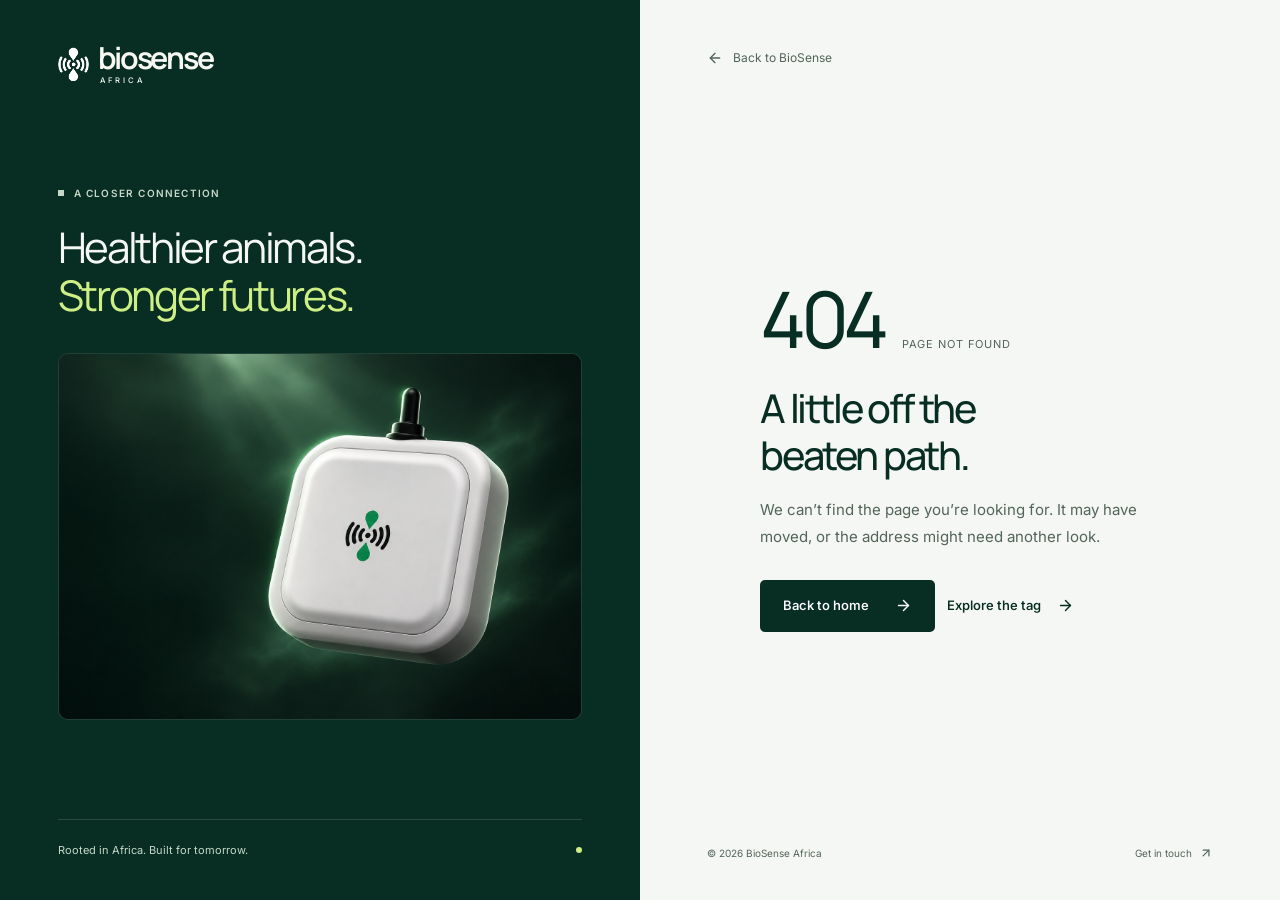
<file: index.html>
<!doctype html>
<html lang="en">
  <head>
    <meta charset="UTF-8" />
    <meta name="viewport" content="width=device-width, initial-scale=1.0" />
    <meta name="author" content="BioSense Africa" />
    <meta name="theme-color" content="#062a21" />
    <link rel="icon" href="/favicon.ico" sizes="any" />
    <title data-rh="true">BioSense Africa — Healthy herds. Stronger futures.</title>
<meta data-rh="true" name="description" content="Intelligent biosensor ear tags and actionable herd insights. BioSense connects African farmers to the health of every animal, wherever they farm."/><meta data-rh="true" property="og:title" content="BioSense Africa — Healthy herds. Stronger futures."/><meta data-rh="true" property="og:description" content="Intelligent biosensor ear tags and actionable herd insights. BioSense connects African farmers to the health of every animal, wherever they farm."/><meta data-rh="true" property="og:url" content="https://biosenseafrica.com/"/><meta data-rh="true" property="og:type" content="website"/><meta data-rh="true" property="og:site_name" content="BioSense Africa"/><meta data-rh="true" property="og:locale" content="en_GB"/><meta data-rh="true" name="twitter:card" content="summary_large_image"/><meta data-rh="true" name="twitter:title" content="BioSense Africa — Healthy herds. Stronger futures."/><meta data-rh="true" name="twitter:description" content="Intelligent biosensor ear tags and actionable herd insights. BioSense connects African farmers to the health of every animal, wherever they farm."/><meta data-rh="true" property="og:image" content="https://biosenseafrica.com/images/biosense-product-hero.jpg"/><meta data-rh="true" name="twitter:image" content="https://biosenseafrica.com/images/biosense-product-hero.jpg"/><meta data-rh="true" property="og:image:alt" content="BioSense Africa livestock monitoring technology"/>
<link data-rh="true" rel="canonical" href="https://biosenseafrica.com/"/><link data-rh="true" rel="preload" as="image" href="/images/biosense-product-hero.jpg" imageSrcSet="/images/biosense-product-hero-mobile.jpg 960w, /images/biosense-product-hero.jpg 1536w" imageSizes="(max-width: 760px) 100vw, 70vw"/>
<script data-rh="true" type="application/ld+json">{"@context":"https://schema.org","@graph":[{"@type":"Organization","@id":"https://biosenseafrica.com/#organization","name":"BioSense Africa","url":"https://biosenseafrica.com/","logo":"https://biosenseafrica.com/assets/biosense-logo-ylnCVI6B.png","email":"biosenseafrica@gmail.com","telephone":"+250794765058","address":{"@type":"PostalAddress","addressLocality":"Kigali","addressCountry":"RW"}},{"@type":"WebSite","@id":"https://biosenseafrica.com/#website","name":"BioSense Africa","url":"https://biosenseafrica.com/","publisher":{"@id":"https://biosenseafrica.com/#organization"},"inLanguage":"en"}]}</script>
    <script type="module" crossorigin src="/assets/index-C-K5GxRL.js"></script>
    <link rel="stylesheet" crossorigin href="/assets/index-BbEo7A2G.css">
  </head>
  <body>
    <div id="root" data-prerender-path="/"><a class="skip-link sr-only focus:not-sr-only focus:fixed focus:left-4 focus:top-4 focus:z-[100] focus:rounded-lg focus:bg-background focus:px-5 focus:py-3 focus:text-foreground focus:shadow-lg" href="#main-content">Skip to main content</a><div class="page-transition"><!--$--><div class="marketing-page"><header class="site-nav nav-dark"><div class="site-container nav-inner"><a class="brand brand-light" aria-label="BioSense Africa home" href="/"><span class="brand-symbol"><img src="/assets/biosense-logo-ylnCVI6B.png" alt="" width="44" height="44"/></span><span class="brand-name">biosense<span class="brand-region">AFRICA</span></span></a><nav class="desktop-navigation" aria-label="Main navigation"><a href="/product">The product</a><a href="/#platform">The platform</a><a href="/#mission">Our mission</a><a href="/blog">Field notes</a></nav><a class="nav-contact" href="/contact">Let’s talk <svg xmlns="http://www.w3.org/2000/svg" width="16" height="16" viewBox="0 0 24 24" fill="none" stroke="currentColor" stroke-width="2" stroke-linecap="round" stroke-linejoin="round" class="lucide lucide-arrow-up-right" aria-hidden="true"><path d="M7 7h10v10"></path><path d="M7 17 17 7"></path></svg></a><button class="mobile-menu-trigger" aria-label="Open navigation" type="button" aria-haspopup="dialog" aria-expanded="false" aria-controls="radix-:R8j:" data-state="closed"><svg xmlns="http://www.w3.org/2000/svg" width="24" height="24" viewBox="0 0 24 24" fill="none" stroke="currentColor" stroke-width="2" stroke-linecap="round" stroke-linejoin="round" class="lucide lucide-menu"><line x1="4" x2="20" y1="12" y2="12"></line><line x1="4" x2="20" y1="6" y2="6"></line><line x1="4" x2="20" y1="18" y2="18"></line></svg></button></div></header><main id="main-content" tabindex="-1"><section class="home-hero" aria-labelledby="hero-heading"><div class="hero-art"><img src="/images/biosense-product-hero.jpg" srcSet="/images/biosense-product-hero-mobile.jpg 960w, /images/biosense-product-hero.jpg 1536w" sizes="(max-width: 760px) 100vw, 70vw" alt="Three-dimensional visualization of the white BioSense biosensor tag" width="1536" height="1024" fetchPriority="high"/></div><div class="site-container hero-content"><a class="hero-announcement" href="/contact"><span class="status-dot"></span>Building our next chapter<span class="announcement-divider"></span><span>Join the rollout</span><svg xmlns="http://www.w3.org/2000/svg" width="14" height="14" viewBox="0 0 24 24" fill="none" stroke="currentColor" stroke-width="2" stroke-linecap="round" stroke-linejoin="round" class="lucide lucide-arrow-up-right" aria-hidden="true"><path d="M7 7h10v10"></path><path d="M7 17 17 7"></path></svg></a><p class="eyebrow hero-eyebrow">LIVESTOCK INTELLIGENCE. HUMAN IMPACT.</p><h1 id="hero-heading"><span class="">Healthy herds.</span><br/><span class="">Stronger</span><br/><span class="text-lime"><span class="">futures.</span></span></h1><p class="hero-description"><span class="">A small tag. A deeper understanding. Meet the intelligence connecting African farmers to the health of every animal.</span></p><div class="hero-actions"><a class="action-link action-light " href="/product">Meet BioSense<svg xmlns="http://www.w3.org/2000/svg" width="17" height="17" viewBox="0 0 24 24" fill="none" stroke="currentColor" stroke-width="2" stroke-linecap="round" stroke-linejoin="round" class="lucide lucide-arrow-up-right" aria-hidden="true"><path d="M7 7h10v10"></path><path d="M7 17 17 7"></path></svg></a><a class="action-link action-text " href="/#platform">See how it works<svg xmlns="http://www.w3.org/2000/svg" width="17" height="17" viewBox="0 0 24 24" fill="none" stroke="currentColor" stroke-width="2" stroke-linecap="round" stroke-linejoin="round" class="lucide lucide-arrow-right" aria-hidden="true"><path d="M5 12h14"></path><path d="m12 5 7 7-7 7"></path></svg></a></div><div class="hero-footnote"><span class="hero-footnote-mark"><svg xmlns="http://www.w3.org/2000/svg" width="16" height="16" viewBox="0 0 24 24" fill="none" stroke="currentColor" stroke-width="2" stroke-linecap="round" stroke-linejoin="round" class="lucide lucide-sprout" aria-hidden="true"><path d="M7 20h10"></path><path d="M10 20c5.5-2.5.8-6.4 3-10"></path><path d="M9.5 9.4c1.1.8 1.8 2.2 2.3 3.7-2 .4-3.5.4-4.8-.3-1.2-.6-2.3-1.9-3-4.2 2.8-.5 4.4 0 5.5.8z"></path><path d="M14.1 6a7 7 0 0 0-1.1 4c1.9-.1 3.3-.6 4.3-1.4 1-1 1.6-2.3 1.7-4.6-2.7.1-4 1-4.9 2z"></path></svg></span>Designed for the field. Built around the farmer.</div></div><div class="hero-product-label"><span class="status-dot"></span><span>BIOSENSE TAG<small>Small by design. Powerful by nature.</small></span><span class="label-cross" aria-hidden="true">+</span></div><div class="hero-bottom site-container"><a href="#possibility" aria-label="Explore what BioSense makes possible"><svg xmlns="http://www.w3.org/2000/svg" width="16" height="16" viewBox="0 0 24 24" fill="none" stroke="currentColor" stroke-width="2" stroke-linecap="round" stroke-linejoin="round" class="lucide lucide-arrow-down" aria-hidden="true"><path d="M12 5v14"></path><path d="m19 12-7 7-7-7"></path></svg><span>SCROLL TO DISCOVER</span></a><span>01 / THE FUTURE IS IN THE FIELD</span></div></section><section class="ecosystem-strip" aria-label="Agricultural ecosystem"><div class="site-container ecosystem-inner"><p>Connected to Africa’s<br/><strong>agricultural ecosystem.</strong></p><div class="partner-logos"><img src="/assets/partner-agritex-CxY0KqpD.png" alt="AGRITEX" width="132" height="50" loading="lazy"/><img src="/assets/partner-zfu-Bxx6URrf.png" alt="Zimbabwe Farmers Union" width="132" height="50" loading="lazy"/><img src="/assets/partner-zadf-CX7Z_PKe.png" alt="Zimbabwe Association of Dairy Farmers" width="132" height="50" loading="lazy"/><img src="/assets/partner-aspire-3GmSbMXD.png" alt="Aspire" width="132" height="50" loading="lazy"/></div></div></section><section class="section-space possibility-section" id="possibility"><div class="site-container"><div class=""><div class="intro-grid"><p class="eyebrow"><span aria-hidden="true"></span>A clearer picture</p><div><h2>Every animal tells a story.<br/><span class="muted-heading">Now you can listen.</span></h2><p>Behind every herd is a livelihood. But too often, the first sign of illness comes too late. BioSense makes the invisible visible, turning everyday health signals into the confidence to act.</p></div></div></div><dl class="spec-strip"><div><dt class="spec-detail">Target tag weight</dt><dd><strong>12<!-- -->g</strong><span>Light on every animal</span></dd></div><div><dt class="spec-detail">Target enclosure rating</dt><dd><strong>IP67</strong><span>Ready for the elements</span></dd></div><div><dt class="spec-detail">Target battery life, up to</dt><dd><strong>2<!-- --> years</strong><span>Built for the long run</span></dd></div><div><dt class="spec-detail">Target gateway range, up to</dt><dd><strong>5<!-- -->km</strong><span>Beyond the farm gate</span></dd></div></dl></div></section><section class="section-space platform-section" id="platform"><div class="site-container"><div class=""><div class="section-title-row"><div class="section-heading "><p class="eyebrow"><span aria-hidden="true"></span>One connected ecosystem</p><h2>From a signal.<br/>To a better decision.</h2></div><p>Thoughtful hardware. Meaningful intelligence.<br/>Everything a farmer needs to stay one step ahead.</p></div></div><div class="platform-grid"><a class="platform-card hardware-card" href="/product"><div class="card-top"><span class="card-number">01 / SENSE</span><svg xmlns="http://www.w3.org/2000/svg" width="20" height="20" viewBox="0 0 24 24" fill="none" stroke="currentColor" stroke-width="2" stroke-linecap="round" stroke-linejoin="round" class="lucide lucide-arrow-up-right" aria-hidden="true"><path d="M7 7h10v10"></path><path d="M7 17 17 7"></path></svg></div><div class="hardware-visual"><div class="hardware-orbit orbit-one"></div><div class="hardware-orbit orbit-two"></div><img src="/assets/biosense-tag-D_rjjQiH.png" alt="BioSense smart ear tag" width="500" height="500" loading="lazy"/><span class="hardware-chip"><svg xmlns="http://www.w3.org/2000/svg" width="13" height="13" viewBox="0 0 24 24" fill="none" stroke="currentColor" stroke-width="2" stroke-linecap="round" stroke-linejoin="round" class="lucide lucide-radio" aria-hidden="true"><path d="M4.9 19.1C1 15.2 1 8.8 4.9 4.9"></path><path d="M7.8 16.2c-2.3-2.3-2.3-6.1 0-8.5"></path><circle cx="12" cy="12" r="2"></circle><path d="M16.2 7.8c2.3 2.3 2.3 6.1 0 8.5"></path><path d="M19.1 4.9C23 8.8 23 15.1 19.1 19"></path></svg>Small tag. Constant connection.</span></div><div class="platform-card-copy"><h3>Intelligence starts here.</h3><p>A lightweight biosensor captures the signals that matter, right at the source.</p><span class="inline-link">Explore the tag <svg xmlns="http://www.w3.org/2000/svg" width="16" height="16" viewBox="0 0 24 24" fill="none" stroke="currentColor" stroke-width="2" stroke-linecap="round" stroke-linejoin="round" class="lucide lucide-arrow-up-right" aria-hidden="true"><path d="M7 7h10v10"></path><path d="M7 17 17 7"></path></svg></span></div></a><article class="platform-card intelligence-card"><div class="card-top"><span class="card-number">02 / UNDERSTAND</span><svg xmlns="http://www.w3.org/2000/svg" width="20" height="20" viewBox="0 0 24 24" fill="none" stroke="currentColor" stroke-width="2" stroke-linecap="round" stroke-linejoin="round" class="lucide lucide-activity" aria-hidden="true"><path d="M22 12h-2.48a2 2 0 0 0-1.93 1.46l-2.35 8.36a.25.25 0 0 1-.48 0L9.24 2.18a.25.25 0 0 0-.48 0l-2.35 8.36A2 2 0 0 1 4.49 12H2"></path></svg></div><div class="mini-health-panel"><div><span class="status-dot"></span>HERD OVERVIEW<span class="example-label">ILLUSTRATIVE</span></div><p>Connected. Informed.<br/><strong>Understood.</strong></p><div class="signal-chart"><svg viewBox="0 0 360 100" role="img" aria-label="Illustrative animal activity trend over time"><path d="M0 70L25 65L45 74L63 57L83 64L103 32L118 52L135 48L149 66L168 40L183 50L205 22L224 35L242 18L257 40L277 30L292 47L310 21L331 28L350 12L360 17" fill="none" stroke="currentColor" stroke-width="2.5" stroke-linejoin="round"></path></svg><div><span>06:00</span><span>12:00</span><span>18:00</span></div></div><div class="signal-metrics"><span><span class="status-dot"></span>Temperature</span><span><span class="status-dot"></span>Activity</span><span><span class="status-dot"></span>Trends</span></div></div><div class="platform-card-copy"><h3>Clarity, not more data.</h3><p>Health trends become actionable insights, so you know which animals need attention.</p></div></article><article class="platform-card action-card"><div class="card-top"><span class="card-number">03 / ACT</span><svg xmlns="http://www.w3.org/2000/svg" width="20" height="20" viewBox="0 0 24 24" fill="none" stroke="currentColor" stroke-width="2" stroke-linecap="round" stroke-linejoin="round" class="lucide lucide-smartphone" aria-hidden="true"><rect width="14" height="20" x="5" y="2" rx="2" ry="2"></rect><path d="M12 18h.01"></path></svg></div><div class="message-visual"><div class="message-heading"><span class="message-icon"><svg xmlns="http://www.w3.org/2000/svg" width="19" height="19" viewBox="0 0 24 24" fill="none" stroke="currentColor" stroke-width="2" stroke-linecap="round" stroke-linejoin="round" class="lucide lucide-signal" aria-hidden="true"><path d="M2 20h.01"></path><path d="M7 20v-4"></path><path d="M12 20v-8"></path><path d="M17 20V8"></path><path d="M22 4v16"></path></svg></span><span>BioSense<small>SMS health alert</small></span><span>now</span></div><p>A change in activity was detected for animal <strong>#BSA-003.</strong></p><p>Check your animal and contact your animal-health provider if needed.</p><span class="message-example">Illustrative alert</span></div><div class="platform-card-copy"><h3>The right nudge. In time.</h3><p>Get useful alerts on the phone you already own. Smartphone or feature phone.</p></div></article></div></div></section><section class="mission-section" id="mission"><div class="mission-image"><img src="/assets/hero-tagging-Cj_HchVu.jpg" alt="A farmer caring for cattle in the field" width="1920" height="1080" loading="lazy"/><div class="field-coordinate"><span class="status-dot"></span>WHERE TECHNOLOGY MEETS THE EVERYDAY</div></div><div class="mission-copy"><div class=""><div class="section-heading "><p class="eyebrow"><span aria-hidden="true"></span>Rooted in real life</p><h2>Built for the way<br/>Africa farms.</h2></div><p>Not every farm has a reliable connection. Not every farmer carries a smartphone. Every farmer deserves the tools to protect what they’re building.</p><p>We bring useful technology closer to the people who feed our communities. From the first animal to the next generation.</p><div class="mission-principles"><span><svg xmlns="http://www.w3.org/2000/svg" width="18" height="18" viewBox="0 0 24 24" fill="none" stroke="currentColor" stroke-width="2" stroke-linecap="round" stroke-linejoin="round" class="lucide lucide-radio" aria-hidden="true"><path d="M4.9 19.1C1 15.2 1 8.8 4.9 4.9"></path><path d="M7.8 16.2c-2.3-2.3-2.3-6.1 0-8.5"></path><circle cx="12" cy="12" r="2"></circle><path d="M16.2 7.8c2.3 2.3 2.3 6.1 0 8.5"></path><path d="M19.1 4.9C23 8.8 23 15.1 19.1 19"></path></svg>Low-power connectivity</span><span><svg xmlns="http://www.w3.org/2000/svg" width="18" height="18" viewBox="0 0 24 24" fill="none" stroke="currentColor" stroke-width="2" stroke-linecap="round" stroke-linejoin="round" class="lucide lucide-smartphone" aria-hidden="true"><rect width="14" height="20" x="5" y="2" rx="2" ry="2"></rect><path d="M12 18h.01"></path></svg>SMS &amp; USSD access</span><span><svg xmlns="http://www.w3.org/2000/svg" width="18" height="18" viewBox="0 0 24 24" fill="none" stroke="currentColor" stroke-width="2" stroke-linecap="round" stroke-linejoin="round" class="lucide lucide-shield-check" aria-hidden="true"><path d="M20 13c0 5-3.5 7.5-7.66 8.95a1 1 0 0 1-.67-.01C7.5 20.5 4 18 4 13V6a1 1 0 0 1 1-1c2 0 4.5-1.2 6.24-2.72a1.17 1.17 0 0 1 1.52 0C14.51 3.81 17 5 19 5a1 1 0 0 1 1 1z"></path><path d="m9 12 2 2 4-4"></path></svg>Farmer-first design</span></div><a class="action-link action-text " href="/contact?interest=investor">Build this future with us<svg xmlns="http://www.w3.org/2000/svg" width="17" height="17" viewBox="0 0 24 24" fill="none" stroke="currentColor" stroke-width="2" stroke-linecap="round" stroke-linejoin="round" class="lucide lucide-arrow-up-right" aria-hidden="true"><path d="M7 7h10v10"></path><path d="M7 17 17 7"></path></svg></a></div></div></section><section class="section-space impact-section" id="impact"><div class="site-container"><div class=""><div class="impact-top"><div class="section-heading "><p class="eyebrow"><span aria-hidden="true"></span>A ripple, not just a result</p><h2>Better for the herd.<br/>Bigger than the farm.</h2></div><p>Healthier animals support stronger livelihoods, more efficient use of resources, and a more resilient food system.</p></div></div><div class="impact-grid"><article><div><svg xmlns="http://www.w3.org/2000/svg" width="25" height="25" viewBox="0 0 24 24" fill="none" stroke="currentColor" stroke-width="1.4" stroke-linecap="round" stroke-linejoin="round" class="lucide lucide-shield-check" aria-hidden="true"><path d="M20 13c0 5-3.5 7.5-7.66 8.95a1 1 0 0 1-.67-.01C7.5 20.5 4 18 4 13V6a1 1 0 0 1 1-1c2 0 4.5-1.2 6.24-2.72a1.17 1.17 0 0 1 1.52 0C14.51 3.81 17 5 19 5a1 1 0 0 1 1 1z"></path><path d="m9 12 2 2 4-4"></path></svg><span>01</span></div><h3>Protect livelihoods.</h3><p>Give farmers an earlier opportunity to respond to health changes and protect the animals they depend on.</p></article><article><div><svg xmlns="http://www.w3.org/2000/svg" width="25" height="25" viewBox="0 0 24 24" fill="none" stroke="currentColor" stroke-width="1.4" stroke-linecap="round" stroke-linejoin="round" class="lucide lucide-activity" aria-hidden="true"><path d="M22 12h-2.48a2 2 0 0 0-1.93 1.46l-2.35 8.36a.25.25 0 0 1-.48 0L9.24 2.18a.25.25 0 0 0-.48 0l-2.35 8.36A2 2 0 0 1 4.49 12H2"></path></svg><span>02</span></div><h3>Grow with confidence.</h3><p>Make everyday herd decisions with a clearer view of health, activity, and change over time.</p></article><article><div><svg xmlns="http://www.w3.org/2000/svg" width="25" height="25" viewBox="0 0 24 24" fill="none" stroke="currentColor" stroke-width="1.4" stroke-linecap="round" stroke-linejoin="round" class="lucide lucide-sprout" aria-hidden="true"><path d="M7 20h10"></path><path d="M10 20c5.5-2.5.8-6.4 3-10"></path><path d="M9.5 9.4c1.1.8 1.8 2.2 2.3 3.7-2 .4-3.5.4-4.8-.3-1.2-.6-2.3-1.9-3-4.2 2.8-.5 4.4 0 5.5.8z"></path><path d="M14.1 6a7 7 0 0 0-1.1 4c1.9-.1 3.3-.6 4.3-1.4 1-1 1.6-2.3 1.7-4.6-2.7.1-4 1-4.9 2z"></path></svg><span>03</span></div><h3>Leave a lighter footprint.</h3><p>Support healthier, more productive herds and thoughtful use of materials through circular design.</p></article></div></div></section><section class="section-space faq-section"><div class="site-container faq-grid"><div class="section-heading "><p class="eyebrow"><span aria-hidden="true"></span>Good questions</p><h2>A little more<br/>clarity.</h2></div><div class="faq-accordion" data-orientation="vertical"><div data-state="closed" data-orientation="vertical" class="border-b"><h3 data-orientation="vertical" data-state="closed" class="flex"><button type="button" aria-controls="radix-:R16er:" aria-expanded="false" data-state="closed" data-orientation="vertical" id="radix-:R6er:" class="flex flex-1 items-center justify-between py-4 font-medium transition-all hover:underline [&amp;[data-state=open]&gt;svg]:rotate-180" data-radix-collection-item="">What does the BioSense tag monitor?<svg xmlns="http://www.w3.org/2000/svg" width="24" height="24" viewBox="0 0 24 24" fill="none" stroke="currentColor" stroke-width="2" stroke-linecap="round" stroke-linejoin="round" class="lucide lucide-chevron-down h-4 w-4 shrink-0 transition-transform duration-200"><path d="m6 9 6 6 6-6"></path></svg></button></h3><div data-state="closed" id="radix-:R16er:" hidden="" role="region" aria-labelledby="radix-:R6er:" data-orientation="vertical" class="overflow-hidden text-sm transition-all data-[state=closed]:animate-accordion-up data-[state=open]:animate-accordion-down" style="--radix-accordion-content-height:var(--radix-collapsible-content-height);--radix-accordion-content-width:var(--radix-collapsible-content-width)"></div></div><div data-state="closed" data-orientation="vertical" class="border-b"><h3 data-orientation="vertical" data-state="closed" class="flex"><button type="button" aria-controls="radix-:R1aer:" aria-expanded="false" data-state="closed" data-orientation="vertical" id="radix-:Raer:" class="flex flex-1 items-center justify-between py-4 font-medium transition-all hover:underline [&amp;[data-state=open]&gt;svg]:rotate-180" data-radix-collection-item="">Do I need a smartphone or constant internet?<svg xmlns="http://www.w3.org/2000/svg" width="24" height="24" viewBox="0 0 24 24" fill="none" stroke="currentColor" stroke-width="2" stroke-linecap="round" stroke-linejoin="round" class="lucide lucide-chevron-down h-4 w-4 shrink-0 transition-transform duration-200"><path d="m6 9 6 6 6-6"></path></svg></button></h3><div data-state="closed" id="radix-:R1aer:" hidden="" role="region" aria-labelledby="radix-:Raer:" data-orientation="vertical" class="overflow-hidden text-sm transition-all data-[state=closed]:animate-accordion-up data-[state=open]:animate-accordion-down" style="--radix-accordion-content-height:var(--radix-collapsible-content-height);--radix-accordion-content-width:var(--radix-collapsible-content-width)"></div></div><div data-state="closed" data-orientation="vertical" class="border-b"><h3 data-orientation="vertical" data-state="closed" class="flex"><button type="button" aria-controls="radix-:R1eer:" aria-expanded="false" data-state="closed" data-orientation="vertical" id="radix-:Reer:" class="flex flex-1 items-center justify-between py-4 font-medium transition-all hover:underline [&amp;[data-state=open]&gt;svg]:rotate-180" data-radix-collection-item="">Where is BioSense available?<svg xmlns="http://www.w3.org/2000/svg" width="24" height="24" viewBox="0 0 24 24" fill="none" stroke="currentColor" stroke-width="2" stroke-linecap="round" stroke-linejoin="round" class="lucide lucide-chevron-down h-4 w-4 shrink-0 transition-transform duration-200"><path d="m6 9 6 6 6-6"></path></svg></button></h3><div data-state="closed" id="radix-:R1eer:" hidden="" role="region" aria-labelledby="radix-:Reer:" data-orientation="vertical" class="overflow-hidden text-sm transition-all data-[state=closed]:animate-accordion-up data-[state=open]:animate-accordion-down" style="--radix-accordion-content-height:var(--radix-collapsible-content-height);--radix-accordion-content-width:var(--radix-collapsible-content-width)"></div></div><div data-state="closed" data-orientation="vertical" class="border-b"><h3 data-orientation="vertical" data-state="closed" class="flex"><button type="button" aria-controls="radix-:R1ier:" aria-expanded="false" data-state="closed" data-orientation="vertical" id="radix-:Rier:" class="flex flex-1 items-center justify-between py-4 font-medium transition-all hover:underline [&amp;[data-state=open]&gt;svg]:rotate-180" data-radix-collection-item="">How much does it cost to join?<svg xmlns="http://www.w3.org/2000/svg" width="24" height="24" viewBox="0 0 24 24" fill="none" stroke="currentColor" stroke-width="2" stroke-linecap="round" stroke-linejoin="round" class="lucide lucide-chevron-down h-4 w-4 shrink-0 transition-transform duration-200"><path d="m6 9 6 6 6-6"></path></svg></button></h3><div data-state="closed" id="radix-:R1ier:" hidden="" role="region" aria-labelledby="radix-:Rier:" data-orientation="vertical" class="overflow-hidden text-sm transition-all data-[state=closed]:animate-accordion-up data-[state=open]:animate-accordion-down" style="--radix-accordion-content-height:var(--radix-collapsible-content-height);--radix-accordion-content-width:var(--radix-collapsible-content-width)"></div></div></div></div></section><section class="closing-cta" id="waitlist"><div class="site-container closing-inner"><div><p class="eyebrow"><span aria-hidden="true"></span>A healthier future starts here</p><h2>Your herd.<br/>Our next chapter.</h2></div><div class="closing-actions"><p>Join the farmers and partners building a more connected future for African agriculture.</p><a class="action-link action-light " href="/contact">Let’s grow together<svg xmlns="http://www.w3.org/2000/svg" width="17" height="17" viewBox="0 0 24 24" fill="none" stroke="currentColor" stroke-width="2" stroke-linecap="round" stroke-linejoin="round" class="lucide lucide-arrow-up-right" aria-hidden="true"><path d="M7 7h10v10"></path><path d="M7 17 17 7"></path></svg></a><span>No payment. No commitment. Just possibility.</span></div></div></section></main><footer class="site-footer"><div class="site-container"><div class="footer-top"><div><a class="brand brand-light" aria-label="BioSense Africa home" href="/"><span class="brand-symbol"><img src="/assets/biosense-logo-ylnCVI6B.png" alt="" width="44" height="44"/></span><span class="brand-name">biosense<span class="brand-region">AFRICA</span></span></a><p>Healthier animals.<br/>More resilient livelihoods.</p></div><div class="footer-column"><h2>Explore</h2><a href="/product">The BioSense tag</a><a href="/#platform">Herd intelligence</a><a href="/#mission">Our mission</a><a href="/blog">Field notes</a></div><div class="footer-column"><h2>Build with us</h2><a href="/contact">Join the waitlist</a><a href="/contact?interest=pilot">Pilot program</a><a href="/contact?interest=investor">Partners &amp; investors</a></div><div class="footer-column"><h2>Let’s talk</h2><a href="mailto:biosenseafrica@gmail.com" class="footer-email">biosenseafrica@gmail.com<svg xmlns="http://www.w3.org/2000/svg" width="14" height="14" viewBox="0 0 24 24" fill="none" stroke="currentColor" stroke-width="2" stroke-linecap="round" stroke-linejoin="round" class="lucide lucide-arrow-up-right" aria-hidden="true"><path d="M7 7h10v10"></path><path d="M7 17 17 7"></path></svg></a><a href="tel:+250794765058">+250 794 765 058</a><span>Kigali, Rwanda</span></div></div><div class="footer-wordmark" aria-hidden="true">biosense<span>®</span></div><div class="footer-bottom"><span>© <!-- -->2026<!-- --> BioSense Africa</span><span class="footer-made"><span class="status-dot"></span>Rooted in Africa. Built for tomorrow.</span><a href="/login">Team sign in <svg xmlns="http://www.w3.org/2000/svg" width="13" height="13" viewBox="0 0 24 24" fill="none" stroke="currentColor" stroke-width="2" stroke-linecap="round" stroke-linejoin="round" class="lucide lucide-arrow-up-right" aria-hidden="true"><path d="M7 7h10v10"></path><path d="M7 17 17 7"></path></svg></a></div></div></footer></div><!--/$--></div><div role="region" aria-label="Notifications (F8)" tabindex="-1" style="pointer-events:none"><ol tabindex="-1" class="fixed top-0 z-[100] flex max-h-screen w-full flex-col-reverse p-4 sm:bottom-0 sm:right-0 sm:top-auto sm:flex-col md:max-w-[420px]"></ol></div><section aria-label="Notifications alt+T" tabindex="-1" aria-live="polite" aria-relevant="additions text" aria-atomic="false"></section></div>
  <script id="public-content" type="application/json">{"posts":[]}</script>
  </body>
</html>
</file>
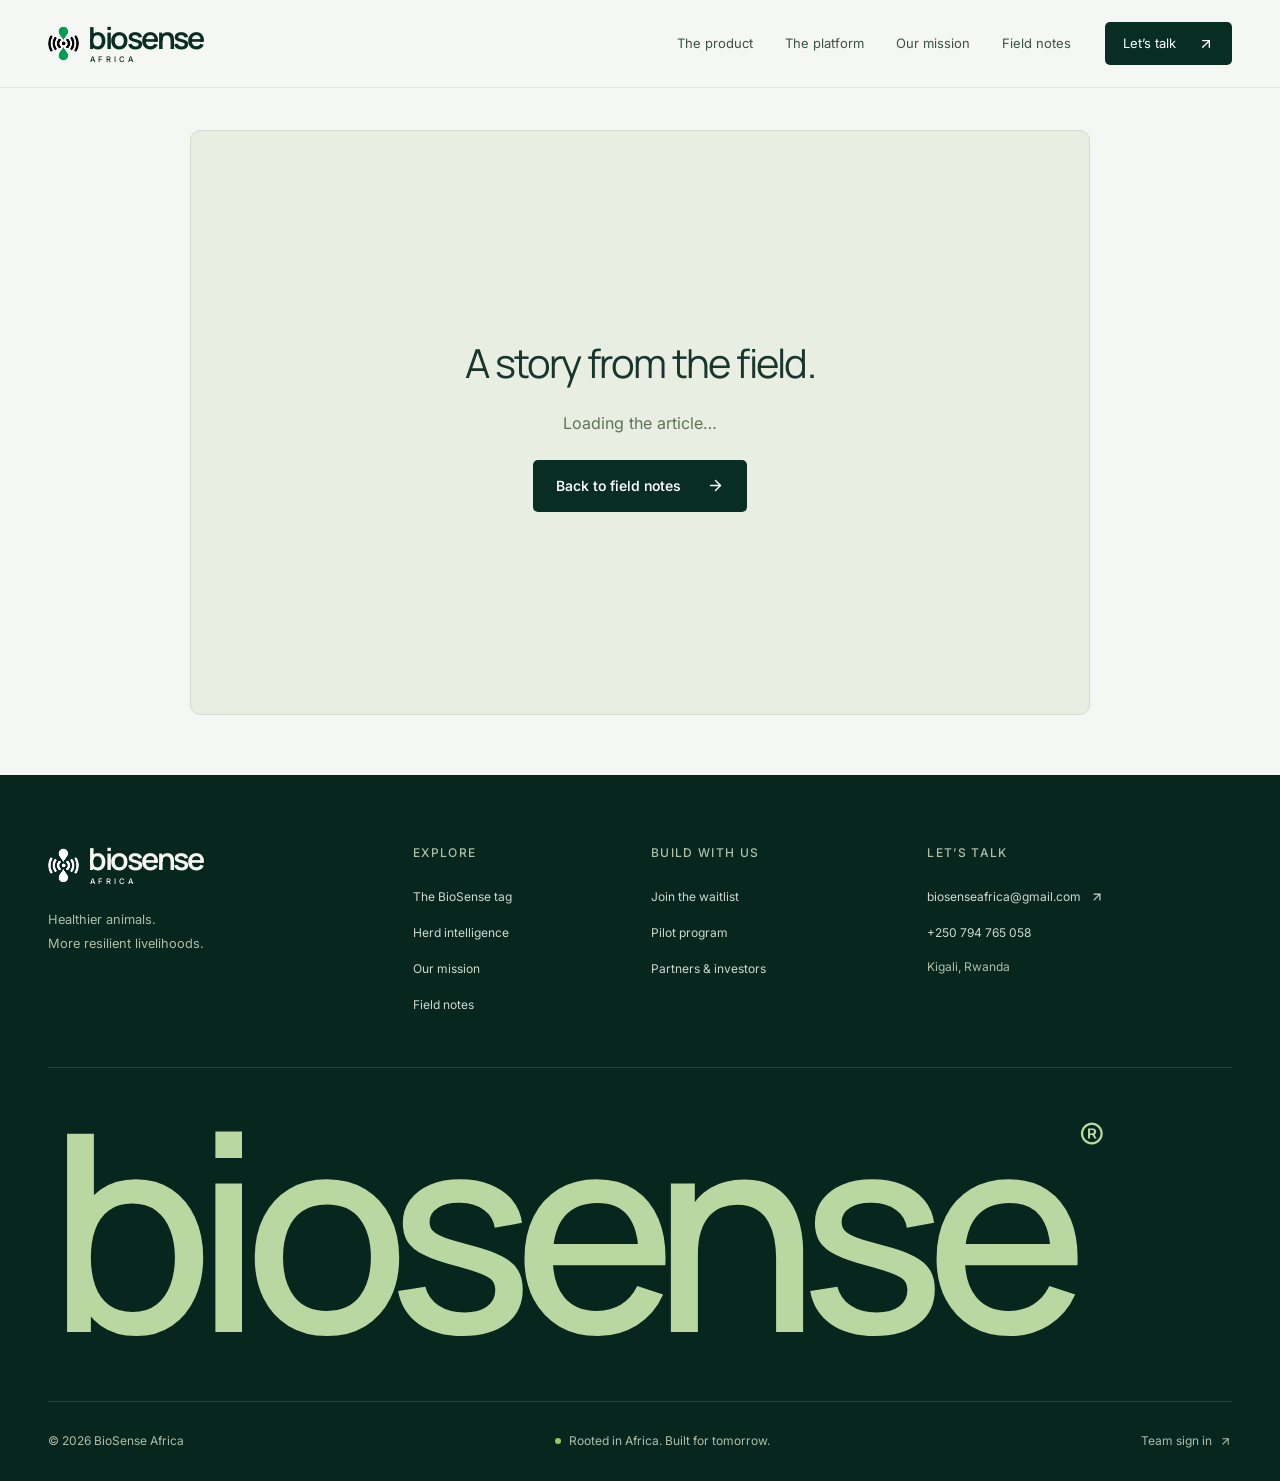
<file: blog/index.html>
<!doctype html>
<html lang="en">
  <head>
    <meta charset="UTF-8" />
    <meta name="viewport" content="width=device-width, initial-scale=1.0" />
    <meta name="author" content="BioSense Africa" />
    <meta name="theme-color" content="#062a21" />
    <link rel="icon" href="/favicon.ico" sizes="any" />
    <title data-rh="true">Field notes — Ideas &amp; stories from BioSense Africa</title>
<meta data-rh="true" name="description" content="Perspectives on livestock intelligence, farmer livelihoods, and the future of African agriculture. Stories and updates from BioSense Africa."/><meta data-rh="true" property="og:title" content="Field notes — Ideas &amp; stories from BioSense Africa"/><meta data-rh="true" property="og:description" content="Perspectives on livestock intelligence, farmer livelihoods, and the future of African agriculture. Stories and updates from BioSense Africa."/><meta data-rh="true" property="og:url" content="https://biosenseafrica.com/blog"/><meta data-rh="true" property="og:type" content="website"/><meta data-rh="true" property="og:site_name" content="BioSense Africa"/><meta data-rh="true" property="og:locale" content="en_GB"/><meta data-rh="true" name="twitter:card" content="summary_large_image"/><meta data-rh="true" name="twitter:title" content="Field notes — Ideas &amp; stories from BioSense Africa"/><meta data-rh="true" name="twitter:description" content="Perspectives on livestock intelligence, farmer livelihoods, and the future of African agriculture. Stories and updates from BioSense Africa."/><meta data-rh="true" property="og:image" content="https://biosenseafrica.com/images/biosense-product-hero.jpg"/><meta data-rh="true" name="twitter:image" content="https://biosenseafrica.com/images/biosense-product-hero.jpg"/><meta data-rh="true" property="og:image:alt" content="BioSense Africa livestock monitoring technology"/>
<link data-rh="true" rel="canonical" href="https://biosenseafrica.com/blog"/>
<script data-rh="true" type="application/ld+json">{"@context":"https://schema.org","@graph":[{"@type":"Organization","@id":"https://biosenseafrica.com/#organization","name":"BioSense Africa","url":"https://biosenseafrica.com/","logo":"https://biosenseafrica.com/assets/biosense-logo-ylnCVI6B.png","email":"biosenseafrica@gmail.com","telephone":"+250794765058","address":{"@type":"PostalAddress","addressLocality":"Kigali","addressCountry":"RW"}},{"@type":"WebSite","@id":"https://biosenseafrica.com/#website","name":"BioSense Africa","url":"https://biosenseafrica.com/","publisher":{"@id":"https://biosenseafrica.com/#organization"},"inLanguage":"en"}]}</script>
    <script type="module" crossorigin src="/assets/index-C-K5GxRL.js"></script>
    <link rel="stylesheet" crossorigin href="/assets/index-BbEo7A2G.css">
  </head>
  <body>
    <div id="root" data-prerender-path="/blog"><a class="skip-link sr-only focus:not-sr-only focus:fixed focus:left-4 focus:top-4 focus:z-[100] focus:rounded-lg focus:bg-background focus:px-5 focus:py-3 focus:text-foreground focus:shadow-lg" href="#main-content">Skip to main content</a><div class="page-transition"><!--$--><div class="marketing-page journal-page"><header class="site-nav"><div class="site-container nav-inner"><a class="brand" aria-label="BioSense Africa home" href="/"><span class="brand-symbol"><img src="/assets/biosense-logo-ylnCVI6B.png" alt="" width="44" height="44"/></span><span class="brand-name">biosense<span class="brand-region">AFRICA</span></span></a><nav class="desktop-navigation" aria-label="Main navigation"><a href="/product">The product</a><a href="/#platform">The platform</a><a href="/#mission">Our mission</a><a aria-current="page" href="/blog">Field notes</a></nav><a class="nav-contact" href="/contact">Let’s talk <svg xmlns="http://www.w3.org/2000/svg" width="16" height="16" viewBox="0 0 24 24" fill="none" stroke="currentColor" stroke-width="2" stroke-linecap="round" stroke-linejoin="round" class="lucide lucide-arrow-up-right" aria-hidden="true"><path d="M7 7h10v10"></path><path d="M7 17 17 7"></path></svg></a><button class="mobile-menu-trigger" aria-label="Open navigation" type="button" aria-haspopup="dialog" aria-expanded="false" aria-controls="radix-:R8j:" data-state="closed"><svg xmlns="http://www.w3.org/2000/svg" width="24" height="24" viewBox="0 0 24 24" fill="none" stroke="currentColor" stroke-width="2" stroke-linecap="round" stroke-linejoin="round" class="lucide lucide-menu"><line x1="4" x2="20" y1="12" y2="12"></line><line x1="4" x2="20" y1="6" y2="6"></line><line x1="4" x2="20" y1="18" y2="18"></line></svg></button></div></header><main id="main-content" tabindex="-1"><section class="journal-header site-container"><p class="eyebrow"><span aria-hidden="true"></span>Perspectives from BioSense</p><div><h1>From the field.<br/><span class="muted-heading">For the future.</span></h1><p>Ideas, progress, and perspectives from the intersection of agriculture, technology, and everyday life.</p></div></section><section class="site-container journal-feed" aria-label="Latest articles"><div class="journal-feed-heading"><h2>Field notes</h2><span>ROOTED IN WHAT MATTERS</span></div><div class="journal-empty"><svg xmlns="http://www.w3.org/2000/svg" width="34" height="34" viewBox="0 0 24 24" fill="none" stroke="currentColor" stroke-width="1.2" stroke-linecap="round" stroke-linejoin="round" class="lucide lucide-book-open" aria-hidden="true"><path d="M12 7v14"></path><path d="M3 18a1 1 0 0 1-1-1V4a1 1 0 0 1 1-1h5a4 4 0 0 1 4 4 4 4 0 0 1 4-4h5a1 1 0 0 1 1 1v13a1 1 0 0 1-1 1h-6a3 3 0 0 0-3 3 3 3 0 0 0-3-3z"></path></svg><h3>Good stories take root.</h3><p>Our next chapter is being written in the field.<br/>Check back for stories, ideas, and updates from BioSense.</p><a class="action-link action-text " href="/product">Get to know the product<svg xmlns="http://www.w3.org/2000/svg" width="17" height="17" viewBox="0 0 24 24" fill="none" stroke="currentColor" stroke-width="2" stroke-linecap="round" stroke-linejoin="round" class="lucide lucide-arrow-right" aria-hidden="true"><path d="M5 12h14"></path><path d="m12 5 7 7-7 7"></path></svg></a></div><div class="journal-bottom-note"><span>Have a story, question, or idea?</span><a href="/contact?interest=investor">We’d love to hear it<svg xmlns="http://www.w3.org/2000/svg" width="16" height="16" viewBox="0 0 24 24" fill="none" stroke="currentColor" stroke-width="2" stroke-linecap="round" stroke-linejoin="round" class="lucide lucide-arrow-up-right" aria-hidden="true"><path d="M7 7h10v10"></path><path d="M7 17 17 7"></path></svg></a></div></section><section class="closing-cta" id="waitlist"><div class="site-container closing-inner"><div><p class="eyebrow"><span aria-hidden="true"></span>A healthier future starts here</p><h2>Your herd.<br/>Our next chapter.</h2></div><div class="closing-actions"><p>Join the farmers and partners building a more connected future for African agriculture.</p><a class="action-link action-light " href="/contact">Let’s grow together<svg xmlns="http://www.w3.org/2000/svg" width="17" height="17" viewBox="0 0 24 24" fill="none" stroke="currentColor" stroke-width="2" stroke-linecap="round" stroke-linejoin="round" class="lucide lucide-arrow-up-right" aria-hidden="true"><path d="M7 7h10v10"></path><path d="M7 17 17 7"></path></svg></a><span>No payment. No commitment. Just possibility.</span></div></div></section></main><footer class="site-footer"><div class="site-container"><div class="footer-top"><div><a class="brand brand-light" aria-label="BioSense Africa home" href="/"><span class="brand-symbol"><img src="/assets/biosense-logo-ylnCVI6B.png" alt="" width="44" height="44"/></span><span class="brand-name">biosense<span class="brand-region">AFRICA</span></span></a><p>Healthier animals.<br/>More resilient livelihoods.</p></div><div class="footer-column"><h2>Explore</h2><a href="/product">The BioSense tag</a><a href="/#platform">Herd intelligence</a><a href="/#mission">Our mission</a><a href="/blog">Field notes</a></div><div class="footer-column"><h2>Build with us</h2><a href="/contact">Join the waitlist</a><a href="/contact?interest=pilot">Pilot program</a><a href="/contact?interest=investor">Partners &amp; investors</a></div><div class="footer-column"><h2>Let’s talk</h2><a href="mailto:biosenseafrica@gmail.com" class="footer-email">biosenseafrica@gmail.com<svg xmlns="http://www.w3.org/2000/svg" width="14" height="14" viewBox="0 0 24 24" fill="none" stroke="currentColor" stroke-width="2" stroke-linecap="round" stroke-linejoin="round" class="lucide lucide-arrow-up-right" aria-hidden="true"><path d="M7 7h10v10"></path><path d="M7 17 17 7"></path></svg></a><a href="tel:+250794765058">+250 794 765 058</a><span>Kigali, Rwanda</span></div></div><div class="footer-wordmark" aria-hidden="true">biosense<span>®</span></div><div class="footer-bottom"><span>© <!-- -->2026<!-- --> BioSense Africa</span><span class="footer-made"><span class="status-dot"></span>Rooted in Africa. Built for tomorrow.</span><a href="/login">Team sign in <svg xmlns="http://www.w3.org/2000/svg" width="13" height="13" viewBox="0 0 24 24" fill="none" stroke="currentColor" stroke-width="2" stroke-linecap="round" stroke-linejoin="round" class="lucide lucide-arrow-up-right" aria-hidden="true"><path d="M7 7h10v10"></path><path d="M7 17 17 7"></path></svg></a></div></div></footer></div><!--/$--></div><div role="region" aria-label="Notifications (F8)" tabindex="-1" style="pointer-events:none"><ol tabindex="-1" class="fixed top-0 z-[100] flex max-h-screen w-full flex-col-reverse p-4 sm:bottom-0 sm:right-0 sm:top-auto sm:flex-col md:max-w-[420px]"></ol></div><section aria-label="Notifications alt+T" tabindex="-1" aria-live="polite" aria-relevant="additions text" aria-atomic="false"></section></div>
  <script id="public-content" type="application/json">{"posts":[]}</script>
  </body>
</html>
</file>
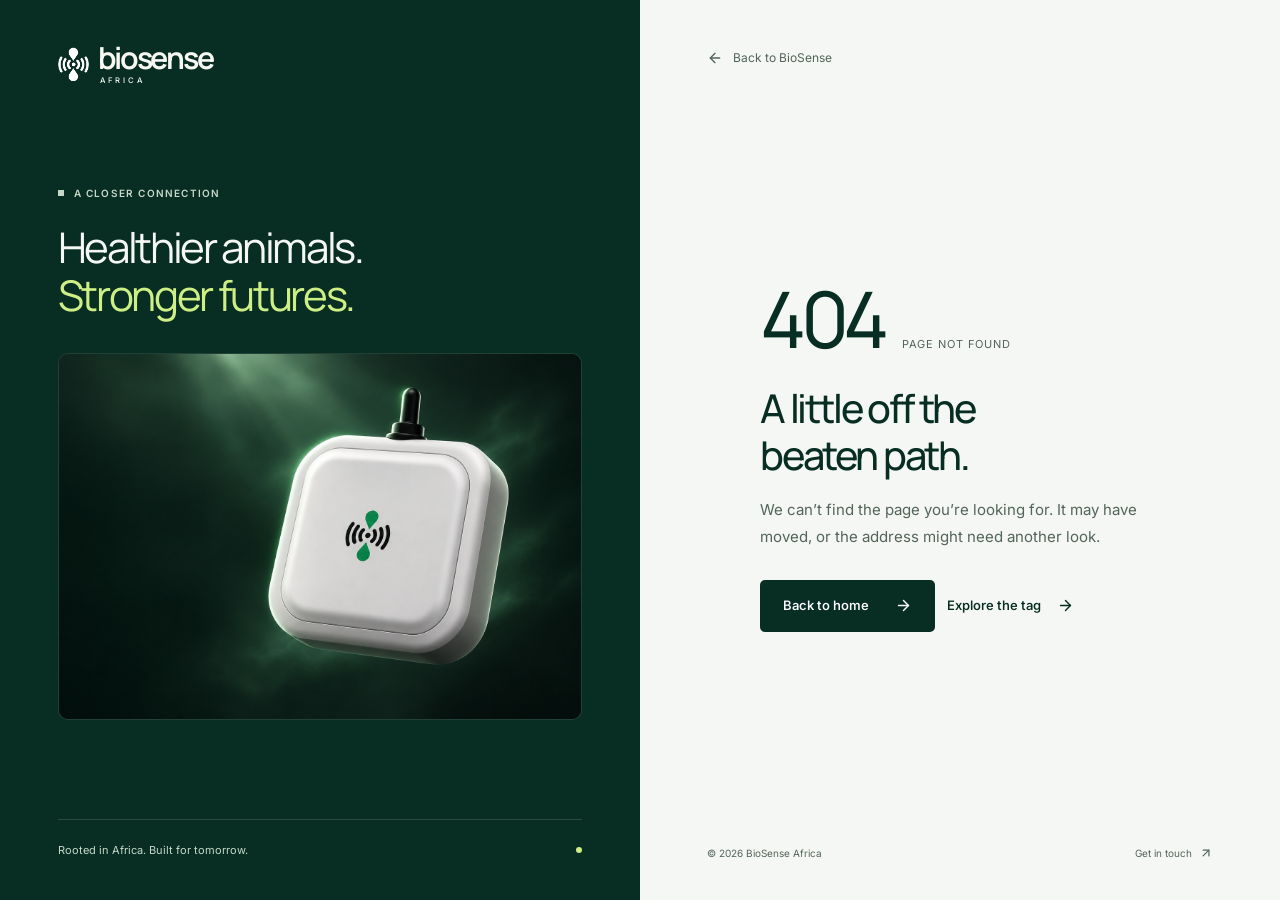
<file: contact/index.html>
<!doctype html>
<html lang="en">
  <head>
    <meta charset="UTF-8" />
    <meta name="viewport" content="width=device-width, initial-scale=1.0" />
    <meta name="author" content="BioSense Africa" />
    <meta name="theme-color" content="#062a21" />
    <link rel="icon" href="/favicon.ico" sizes="any" />
    <title data-rh="true">Contact BioSense Africa | Farmers, Pilots &amp; Partners</title>
<meta data-rh="true" name="description" content="Join the BioSense Africa waitlist, register interest in a livestock monitoring pilot, or connect with our team about investment and partnerships."/><meta data-rh="true" property="og:title" content="Contact BioSense Africa | Farmers, Pilots &amp; Partners"/><meta data-rh="true" property="og:description" content="Join the BioSense Africa waitlist, register interest in a livestock monitoring pilot, or connect with our team about investment and partnerships."/><meta data-rh="true" property="og:url" content="https://biosenseafrica.com/contact"/><meta data-rh="true" property="og:type" content="website"/><meta data-rh="true" property="og:site_name" content="BioSense Africa"/><meta data-rh="true" property="og:locale" content="en_GB"/><meta data-rh="true" name="twitter:card" content="summary_large_image"/><meta data-rh="true" name="twitter:title" content="Contact BioSense Africa | Farmers, Pilots &amp; Partners"/><meta data-rh="true" name="twitter:description" content="Join the BioSense Africa waitlist, register interest in a livestock monitoring pilot, or connect with our team about investment and partnerships."/><meta data-rh="true" property="og:image" content="https://biosenseafrica.com/images/biosense-product-hero.jpg"/><meta data-rh="true" name="twitter:image" content="https://biosenseafrica.com/images/biosense-product-hero.jpg"/><meta data-rh="true" property="og:image:alt" content="BioSense Africa livestock monitoring technology"/>
<link data-rh="true" rel="canonical" href="https://biosenseafrica.com/contact"/>
<script data-rh="true" type="application/ld+json">{"@context":"https://schema.org","@graph":[{"@type":"Organization","@id":"https://biosenseafrica.com/#organization","name":"BioSense Africa","url":"https://biosenseafrica.com/","logo":"https://biosenseafrica.com/assets/biosense-logo-ylnCVI6B.png","email":"biosenseafrica@gmail.com","telephone":"+250794765058","address":{"@type":"PostalAddress","addressLocality":"Kigali","addressCountry":"RW"}},{"@type":"WebSite","@id":"https://biosenseafrica.com/#website","name":"BioSense Africa","url":"https://biosenseafrica.com/","publisher":{"@id":"https://biosenseafrica.com/#organization"},"inLanguage":"en"}]}</script>
    <script type="module" crossorigin src="/assets/index-C-K5GxRL.js"></script>
    <link rel="stylesheet" crossorigin href="/assets/index-BbEo7A2G.css">
  </head>
  <body>
    <div id="root" data-prerender-path="/contact"><a class="skip-link sr-only focus:not-sr-only focus:fixed focus:left-4 focus:top-4 focus:z-[100] focus:rounded-lg focus:bg-background focus:px-5 focus:py-3 focus:text-foreground focus:shadow-lg" href="#main-content">Skip to main content</a><div class="page-transition"><!--$--><div class="contact-page"><header class="site-nav"><div class="site-container nav-inner"><a class="brand" aria-label="BioSense Africa home" href="/"><span class="brand-symbol"><img src="/assets/biosense-logo-ylnCVI6B.png" alt="" width="44" height="44"/></span><span class="brand-name">biosense<span class="brand-region">AFRICA</span></span></a><nav class="desktop-navigation" aria-label="Main navigation"><a href="/product">The product</a><a href="/#platform">The platform</a><a href="/#mission">Our mission</a><a href="/blog">Field notes</a></nav><a class="nav-contact" href="/contact">Let’s talk <svg xmlns="http://www.w3.org/2000/svg" width="16" height="16" viewBox="0 0 24 24" fill="none" stroke="currentColor" stroke-width="2" stroke-linecap="round" stroke-linejoin="round" class="lucide lucide-arrow-up-right" aria-hidden="true"><path d="M7 7h10v10"></path><path d="M7 17 17 7"></path></svg></a><button class="mobile-menu-trigger" aria-label="Open navigation" type="button" aria-haspopup="dialog" aria-expanded="false" aria-controls="radix-:R8j:" data-state="closed"><svg xmlns="http://www.w3.org/2000/svg" width="24" height="24" viewBox="0 0 24 24" fill="none" stroke="currentColor" stroke-width="2" stroke-linecap="round" stroke-linejoin="round" class="lucide lucide-menu"><line x1="4" x2="20" y1="12" y2="12"></line><line x1="4" x2="20" y1="6" y2="6"></line><line x1="4" x2="20" y1="18" y2="18"></line></svg></button></div></header><main id="main-content" tabindex="-1" class="contact-main"><div class="site-container contact-layout"><div class="contact-intro"><p class="eyebrow"><span aria-hidden="true"></span>Let’s talk</p><h1>Good things start<br/>with a <span>conversation.</span></h1><p class="contact-intro-copy">A healthier herd. A stronger community. A new way to grow. Whatever brings you here, we’d love to hear from you.</p><div class="contact-direct"><p class="contact-small-label">Prefer a direct conversation?</p><a href="mailto:biosenseafrica@gmail.com">biosenseafrica@gmail.com<svg xmlns="http://www.w3.org/2000/svg" width="19" height="19" viewBox="0 0 24 24" fill="none" stroke="currentColor" stroke-width="2" stroke-linecap="round" stroke-linejoin="round" class="lucide lucide-arrow-up-right" aria-hidden="true"><path d="M7 7h10v10"></path><path d="M7 17 17 7"></path></svg></a><a href="tel:+250794765058">+250 794 765 058<svg xmlns="http://www.w3.org/2000/svg" width="19" height="19" viewBox="0 0 24 24" fill="none" stroke="currentColor" stroke-width="2" stroke-linecap="round" stroke-linejoin="round" class="lucide lucide-arrow-up-right" aria-hidden="true"><path d="M7 7h10v10"></path><path d="M7 17 17 7"></path></svg></a><p class="contact-location"><svg xmlns="http://www.w3.org/2000/svg" width="15" height="15" viewBox="0 0 24 24" fill="none" stroke="currentColor" stroke-width="2" stroke-linecap="round" stroke-linejoin="round" class="lucide lucide-map-pin" aria-hidden="true"><path d="M20 10c0 4.993-5.539 10.193-7.399 11.799a1 1 0 0 1-1.202 0C9.539 20.193 4 14.993 4 10a8 8 0 0 1 16 0"></path><circle cx="12" cy="10" r="3"></circle></svg>Kigali, Rwanda</p></div><div class="contact-note"><span class="contact-note-icon"><svg xmlns="http://www.w3.org/2000/svg" width="28" height="28" viewBox="0 0 24 24" fill="none" stroke="currentColor" stroke-width="1.3" stroke-linecap="round" stroke-linejoin="round" class="lucide lucide-sprout" aria-hidden="true"><path d="M7 20h10"></path><path d="M10 20c5.5-2.5.8-6.4 3-10"></path><path d="M9.5 9.4c1.1.8 1.8 2.2 2.3 3.7-2 .4-3.5.4-4.8-.3-1.2-.6-2.3-1.9-3-4.2 2.8-.5 4.4 0 5.5.8z"></path><path d="M14.1 6a7 7 0 0 0-1.1 4c1.9-.1 3.3-.6 4.3-1.4 1-1 1.6-2.3 1.7-4.6-2.7.1-4 1-4.9 2z"></path></svg></span><p>Rooted in Africa.<br/><strong>Built for tomorrow.</strong></p></div></div><div class="contact-card"><div dir="ltr" data-orientation="horizontal" class="contact-tabs"><div role="tablist" aria-orientation="horizontal" aria-label="What brings you to BioSense?" class="contact-tab-list" tabindex="-1" data-orientation="horizontal" style="outline:none"><button type="button" role="tab" aria-selected="true" aria-controls="radix-:R4r:-content-waitlist" data-state="active" id="radix-:R4r:-trigger-waitlist" class="contact-tab" tabindex="-1" data-orientation="horizontal" data-radix-collection-item="">Waitlist</button><button type="button" role="tab" aria-selected="false" aria-controls="radix-:R4r:-content-pilot" data-state="inactive" id="radix-:R4r:-trigger-pilot" class="contact-tab" tabindex="-1" data-orientation="horizontal" data-radix-collection-item="">Pilot program</button><button type="button" role="tab" aria-selected="false" aria-controls="radix-:R4r:-content-investor" data-state="inactive" id="radix-:R4r:-trigger-investor" class="contact-tab" tabindex="-1" data-orientation="horizontal" data-radix-collection-item="">Partners</button></div><div data-state="active" data-orientation="horizontal" role="tabpanel" aria-labelledby="radix-:R4r:-trigger-waitlist" id="radix-:R4r:-content-waitlist" tabindex="0" class="contact-tab-content" style="animation-duration:0s"><form novalidate="" class="lead-form" aria-labelledby=":R3cr:-title"><div class="lead-form-heading"><h2 id=":R3cr:-title">A healthier herd starts here.</h2><p>Tell us a little about your farm. We’ll be in touch about availability in your area.</p></div><p class="lead-required-note">Provide an email or phone number. Notes are optional.</p><fieldset aria-busy="false" class="lead-fields" aria-label="Your details"><div class="lead-field"><label for=":R3cr:-name">Full name</label><input id=":R3cr:-name" name="name" required="" class="lead-input" type="text" autoComplete="name" maxLength="200" placeholder="Your full name" value=""/></div><div class="lead-field lead-field-half"><label for=":R3cr:-email">Email address</label><input id=":R3cr:-email" aria-describedby=":R3cr:-email-hint" name="email" class="lead-input" type="email" autoComplete="email" maxLength="255" placeholder="you@example.com" value=""/><p id=":R3cr:-email-hint" class="lead-hint">Provide an email or phone number.</p></div><div class="lead-field lead-field-half"><label for=":R3cr:-phone">Phone number</label><input id=":R3cr:-phone" aria-describedby=":R3cr:-phone-hint" name="phone" class="lead-input" type="tel" autoComplete="tel" maxLength="20" placeholder="+250 700 000 000" value=""/><p id=":R3cr:-phone-hint" class="lead-hint">Include your country code.</p></div><div class="lead-field lead-field-half"><label for=":R3cr:-location">Farm location</label><input id=":R3cr:-location" name="location" required="" class="lead-input" type="text" autoComplete="address-level2" maxLength="200" placeholder="District, country" value=""/></div><div class="lead-field lead-field-half"><label for=":R3cr:-interest">Main farming interest</label><select id=":R3cr:-interest" name="interest" required="" class="lead-input"><option value="" selected="">Select an option</option><option value="Cattle">Cattle</option><option value="Goats / sheep">Goats / sheep</option><option value="Poultry">Poultry</option><option value="Mixed livestock">Mixed livestock</option><option value="Crops">Crops</option><option value="Mixed crops &amp; livestock">Mixed crops &amp; livestock</option><option value="Other">Other</option></select></div><div class="lead-field"><label for=":R3cr:-notes">Anything else?<span class="lead-optional"> (optional)</span></label><textarea id=":R3cr:-notes" name="notes" class="lead-input" rows="3" maxLength="1000" placeholder="Your herd size, challenges, or cooperative…"></textarea></div><div aria-hidden="true" class="lead-honeypot"><label for=":R3cr:-website">Website</label><input id=":R3cr:-website" name="website" tabindex="-1" autoComplete="off" value=""/></div><div class="lead-field"><label for=":R3cr:-captcha">Loading spam check…</label><input id=":R3cr:-captcha" aria-describedby=":R3cr:-captcha-hint" name="captcha" required="" disabled="" inputMode="numeric" autoComplete="off" maxLength="3" class="lead-input lead-captcha-input" placeholder="Your answer" value=""/><p id=":R3cr:-captcha-hint" class="lead-hint">Need help with this check? <a href="mailto:biosenseafrica@gmail.com">Email us</a> or <a href="tel:+250794765058">call our team</a>.</p></div></fieldset><button type="submit" disabled="" class="lead-submit">Join the waitlist<svg xmlns="http://www.w3.org/2000/svg" width="18" height="18" viewBox="0 0 24 24" fill="none" stroke="currentColor" stroke-width="2" stroke-linecap="round" stroke-linejoin="round" class="lucide lucide-arrow-up-right" aria-hidden="true"><path d="M7 7h10v10"></path><path d="M7 17 17 7"></path></svg></button><span class="sr-only" role="status"></span><p class="lead-privacy">We’ll use your details to follow up on your <!-- -->waitlist signup<!-- -->.<!-- --> No payment is needed to join.</p></form></div><div data-state="inactive" data-orientation="horizontal" role="tabpanel" aria-labelledby="radix-:R4r:-trigger-pilot" hidden="" id="radix-:R4r:-content-pilot" tabindex="0" class="contact-tab-content"><form novalidate="" class="lead-form" aria-labelledby=":R5cr:-title"><div class="lead-form-heading"><h2 id=":R5cr:-title">Help shape what comes next.</h2><p>Interested in trying BioSense on your farm? Share a few details to start the conversation.</p></div><p class="lead-required-note">All fields are required unless marked optional.</p><fieldset aria-busy="false" class="lead-fields" aria-label="Your details"><div class="lead-field"><label for=":R5cr:-name">Full name</label><input id=":R5cr:-name" name="name" required="" class="lead-input" type="text" autoComplete="name" maxLength="200" placeholder="Your full name" value=""/></div><div class="lead-field"><label for=":R5cr:-email">Email address</label><input id=":R5cr:-email" name="email" required="" class="lead-input" type="email" autoComplete="email" maxLength="255" placeholder="you@example.com" value=""/></div><div class="lead-field"><label for=":R5cr:-farm">Farm location</label><input id=":R5cr:-farm" name="farm" required="" class="lead-input" type="text" autoComplete="address-level2" maxLength="500" placeholder="District, country" value=""/></div><div class="lead-field"><label for=":R5cr:-livestock">Livestock type and herd size</label><input id=":R5cr:-livestock" name="livestock" required="" class="lead-input" type="text" maxLength="200" placeholder="For example, 40 cattle and 20 goats" value=""/></div></fieldset><button type="submit" class="lead-submit">Register pilot interest<svg xmlns="http://www.w3.org/2000/svg" width="18" height="18" viewBox="0 0 24 24" fill="none" stroke="currentColor" stroke-width="2" stroke-linecap="round" stroke-linejoin="round" class="lucide lucide-arrow-up-right" aria-hidden="true"><path d="M7 7h10v10"></path><path d="M7 17 17 7"></path></svg></button><span class="sr-only" role="status"></span><p class="lead-privacy">We’ll use your details to follow up on your <!-- -->pilot interest<!-- -->.</p></form></div><div data-state="inactive" data-orientation="horizontal" role="tabpanel" aria-labelledby="radix-:R4r:-trigger-investor" hidden="" id="radix-:R4r:-content-investor" tabindex="0" class="contact-tab-content"><form novalidate="" class="lead-form" aria-labelledby=":R7cr:-title"><div class="lead-form-heading"><h2 id=":R7cr:-title">Build a better future with us.</h2><p>For investors, organizations, and partners who see the possibilities in healthier African agriculture.</p></div><p class="lead-required-note">All fields are required unless marked optional.</p><fieldset aria-busy="false" class="lead-fields" aria-label="Your details"><div class="lead-field"><label for=":R7cr:-name">Full name</label><input id=":R7cr:-name" name="name" required="" class="lead-input" type="text" autoComplete="name" maxLength="200" placeholder="Your full name" value=""/></div><div class="lead-field"><label for=":R7cr:-email">Email address</label><input id=":R7cr:-email" name="email" required="" class="lead-input" type="email" autoComplete="email" maxLength="255" placeholder="you@example.com" value=""/></div><div class="lead-field"><label for=":R7cr:-organization">Organization<span class="lead-optional"> (optional)</span></label><input id=":R7cr:-organization" name="organization" class="lead-input" type="text" autoComplete="organization" maxLength="200" placeholder="Organization or company name" value=""/></div><div class="lead-field lead-field-half"><label for=":R7cr:-investorType">Partner type<span class="lead-optional"> (optional)</span></label><select id=":R7cr:-investorType" name="investorType" class="lead-input"><option value="" selected="">Select an option</option><option value="Angel investor">Angel investor</option><option value="Venture capital">Venture capital</option><option value="Impact fund">Impact fund</option><option value="Grant / DFI">Grant / DFI</option><option value="Strategic partner">Strategic partner</option><option value="Other">Other</option></select></div><div class="lead-field lead-field-half"><label for=":R7cr:-ticketSize">Investment range<span class="lead-optional"> (optional)</span></label><select id=":R7cr:-ticketSize" name="ticketSize" class="lead-input"><option value="" selected="">Select an option</option><option value="Under $25k">Under $25k</option><option value="$25k – $100k">$25k – $100k</option><option value="$100k – $500k">$100k – $500k</option><option value="$500k+">$500k+</option><option value="Undecided">Undecided</option></select></div><div class="lead-field"><label for=":R7cr:-message">What do you have in mind?</label><textarea id=":R7cr:-message" aria-describedby=":R7cr:-message-hint" name="message" required="" class="lead-input" rows="3" maxLength="2000" placeholder="Tell us how you’d like to work together…"></textarea><p id=":R7cr:-message-hint" class="lead-hint">At least 10 characters; up to 2,000.</p></div><div aria-hidden="true" class="lead-honeypot"><label for=":R7cr:-website">Website</label><input id=":R7cr:-website" name="website" tabindex="-1" autoComplete="off" value=""/></div><div class="lead-field"><label for=":R7cr:-captcha">Loading spam check…</label><input id=":R7cr:-captcha" aria-describedby=":R7cr:-captcha-hint" name="captcha" required="" disabled="" inputMode="numeric" autoComplete="off" maxLength="3" class="lead-input lead-captcha-input" placeholder="Your answer" value=""/><p id=":R7cr:-captcha-hint" class="lead-hint">Need help with this check? <a href="mailto:biosenseafrica@gmail.com">Email us</a> or <a href="tel:+250794765058">call our team</a>.</p></div></fieldset><button type="submit" disabled="" class="lead-submit">Send your inquiry<svg xmlns="http://www.w3.org/2000/svg" width="18" height="18" viewBox="0 0 24 24" fill="none" stroke="currentColor" stroke-width="2" stroke-linecap="round" stroke-linejoin="round" class="lucide lucide-arrow-up-right" aria-hidden="true"><path d="M7 7h10v10"></path><path d="M7 17 17 7"></path></svg></button><span class="sr-only" role="status"></span><p class="lead-privacy">We’ll use your details to follow up on your <!-- -->inquiry<!-- -->.</p></form></div></div></div></div></main><footer class="site-footer"><div class="site-container"><div class="footer-top"><div><a class="brand brand-light" aria-label="BioSense Africa home" href="/"><span class="brand-symbol"><img src="/assets/biosense-logo-ylnCVI6B.png" alt="" width="44" height="44"/></span><span class="brand-name">biosense<span class="brand-region">AFRICA</span></span></a><p>Healthier animals.<br/>More resilient livelihoods.</p></div><div class="footer-column"><h2>Explore</h2><a href="/product">The BioSense tag</a><a href="/#platform">Herd intelligence</a><a href="/#mission">Our mission</a><a href="/blog">Field notes</a></div><div class="footer-column"><h2>Build with us</h2><a href="/contact">Join the waitlist</a><a href="/contact?interest=pilot">Pilot program</a><a href="/contact?interest=investor">Partners &amp; investors</a></div><div class="footer-column"><h2>Let’s talk</h2><a href="mailto:biosenseafrica@gmail.com" class="footer-email">biosenseafrica@gmail.com<svg xmlns="http://www.w3.org/2000/svg" width="14" height="14" viewBox="0 0 24 24" fill="none" stroke="currentColor" stroke-width="2" stroke-linecap="round" stroke-linejoin="round" class="lucide lucide-arrow-up-right" aria-hidden="true"><path d="M7 7h10v10"></path><path d="M7 17 17 7"></path></svg></a><a href="tel:+250794765058">+250 794 765 058</a><span>Kigali, Rwanda</span></div></div><div class="footer-wordmark" aria-hidden="true">biosense<span>®</span></div><div class="footer-bottom"><span>© <!-- -->2026<!-- --> BioSense Africa</span><span class="footer-made"><span class="status-dot"></span>Rooted in Africa. Built for tomorrow.</span><a href="/login">Team sign in <svg xmlns="http://www.w3.org/2000/svg" width="13" height="13" viewBox="0 0 24 24" fill="none" stroke="currentColor" stroke-width="2" stroke-linecap="round" stroke-linejoin="round" class="lucide lucide-arrow-up-right" aria-hidden="true"><path d="M7 7h10v10"></path><path d="M7 17 17 7"></path></svg></a></div></div></footer></div><!--/$--></div><div role="region" aria-label="Notifications (F8)" tabindex="-1" style="pointer-events:none"><ol tabindex="-1" class="fixed top-0 z-[100] flex max-h-screen w-full flex-col-reverse p-4 sm:bottom-0 sm:right-0 sm:top-auto sm:flex-col md:max-w-[420px]"></ol></div><section aria-label="Notifications alt+T" tabindex="-1" aria-live="polite" aria-relevant="additions text" aria-atomic="false"></section></div>
  <script id="public-content" type="application/json">{"posts":[]}</script>
  </body>
</html>
</file>
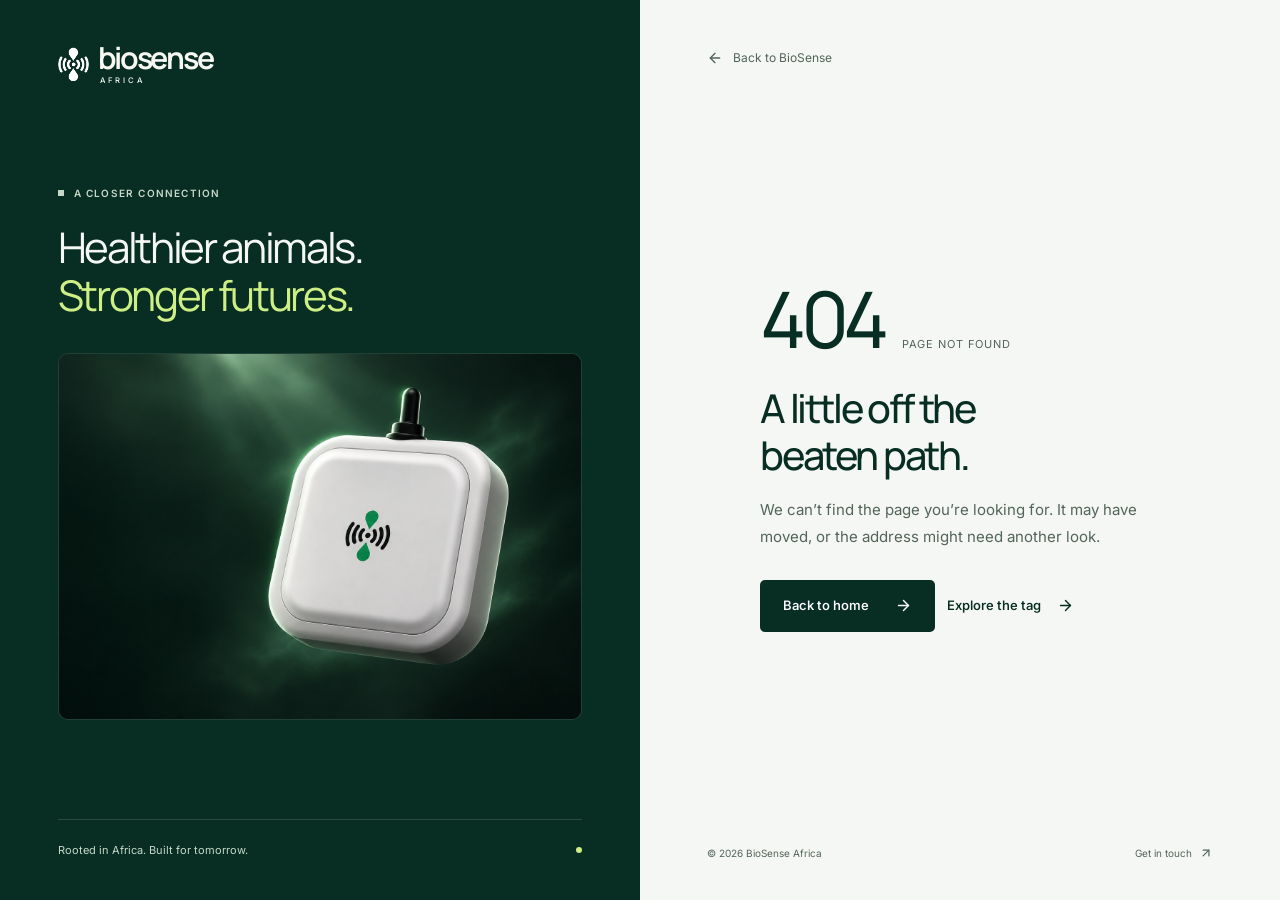
<file: greencycle-report/index.html>
<!doctype html>
<html lang="en">
  <head>
    <meta charset="UTF-8" />
    <meta name="viewport" content="width=device-width, initial-scale=1.0" />
    <meta name="author" content="BioSense Africa" />
    <meta name="theme-color" content="#062a21" />
    <link rel="icon" href="/favicon.ico" sizes="any" />
    <title data-rh="true">BioSense Africa</title>
<meta data-rh="true" name="robots" content="noindex">
    <script type="module" crossorigin src="/assets/index-C-K5GxRL.js"></script>
    <link rel="stylesheet" crossorigin href="/assets/index-BbEo7A2G.css">
  </head>
  <body>
    <div id="root"><noscript><main id="main-content"><h1>This page needs JavaScript</h1><p>Enable JavaScript to continue, or <a href="/">visit BioSense Africa</a>.</p></main></noscript></div>
  </body>
</html>
</file>
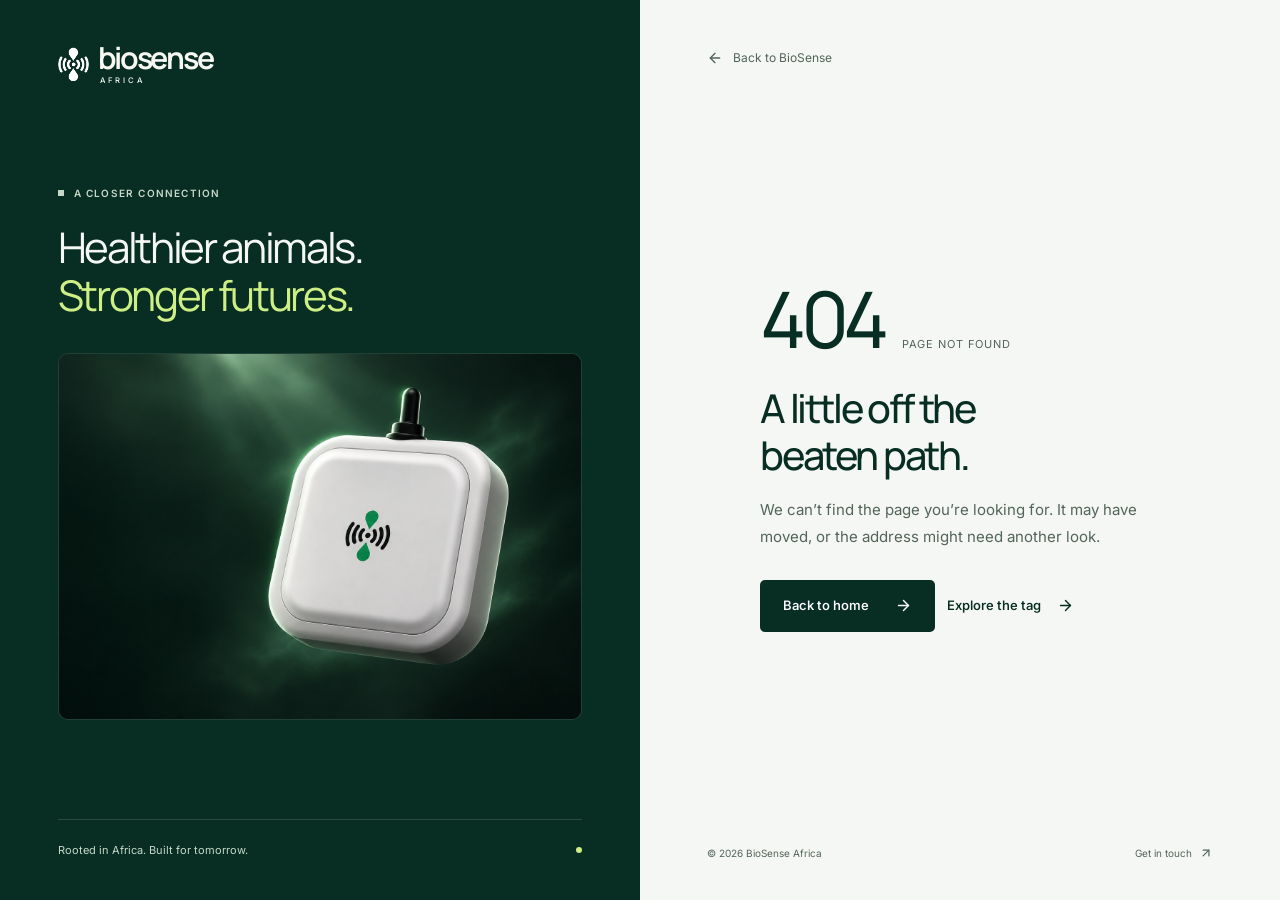
<file: product/index.html>
<!doctype html>
<html lang="en">
  <head>
    <meta charset="UTF-8" />
    <meta name="viewport" content="width=device-width, initial-scale=1.0" />
    <meta name="author" content="BioSense Africa" />
    <meta name="theme-color" content="#062a21" />
    <link rel="icon" href="/favicon.ico" sizes="any" />
    <title data-rh="true">BioSense Tag | Connected Livestock Monitoring</title>
<meta data-rh="true" name="description" content="Explore the BioSense Tag: a compact livestock ear tag being developed to connect animal health signals with useful insights for African farmers."/><meta data-rh="true" property="og:title" content="BioSense Tag | Connected Livestock Monitoring"/><meta data-rh="true" property="og:description" content="Explore the BioSense Tag: a compact livestock ear tag being developed to connect animal health signals with useful insights for African farmers."/><meta data-rh="true" property="og:url" content="https://biosenseafrica.com/product"/><meta data-rh="true" property="og:type" content="website"/><meta data-rh="true" property="og:site_name" content="BioSense Africa"/><meta data-rh="true" property="og:locale" content="en_GB"/><meta data-rh="true" name="twitter:card" content="summary_large_image"/><meta data-rh="true" name="twitter:title" content="BioSense Tag | Connected Livestock Monitoring"/><meta data-rh="true" name="twitter:description" content="Explore the BioSense Tag: a compact livestock ear tag being developed to connect animal health signals with useful insights for African farmers."/><meta data-rh="true" property="og:image" content="https://biosenseafrica.com/assets/biosense-tag-D_rjjQiH.png"/><meta data-rh="true" name="twitter:image" content="https://biosenseafrica.com/assets/biosense-tag-D_rjjQiH.png"/><meta data-rh="true" property="og:image:alt" content="BioSense Africa livestock monitoring technology"/>
<link data-rh="true" rel="canonical" href="https://biosenseafrica.com/product"/>
<script data-rh="true" type="application/ld+json">{"@context":"https://schema.org","@graph":[{"@type":"Organization","@id":"https://biosenseafrica.com/#organization","name":"BioSense Africa","url":"https://biosenseafrica.com/","logo":"https://biosenseafrica.com/assets/biosense-logo-ylnCVI6B.png","email":"biosenseafrica@gmail.com","telephone":"+250794765058","address":{"@type":"PostalAddress","addressLocality":"Kigali","addressCountry":"RW"}},{"@type":"WebSite","@id":"https://biosenseafrica.com/#website","name":"BioSense Africa","url":"https://biosenseafrica.com/","publisher":{"@id":"https://biosenseafrica.com/#organization"},"inLanguage":"en"}]}</script>
    <script type="module" crossorigin src="/assets/index-C-K5GxRL.js"></script>
    <link rel="stylesheet" crossorigin href="/assets/index-BbEo7A2G.css">
  </head>
  <body>
    <div id="root" data-prerender-path="/product"><a class="skip-link sr-only focus:not-sr-only focus:fixed focus:left-4 focus:top-4 focus:z-[100] focus:rounded-lg focus:bg-background focus:px-5 focus:py-3 focus:text-foreground focus:shadow-lg" href="#main-content">Skip to main content</a><div class="page-transition"><!--$--><div class="product-page"><header class="site-nav nav-dark"><div class="site-container nav-inner"><a class="brand brand-light" aria-label="BioSense Africa home" href="/"><span class="brand-symbol"><img src="/assets/biosense-logo-ylnCVI6B.png" alt="" width="44" height="44"/></span><span class="brand-name">biosense<span class="brand-region">AFRICA</span></span></a><nav class="desktop-navigation" aria-label="Main navigation"><a aria-current="page" href="/product">The product</a><a href="/#platform">The platform</a><a href="/#mission">Our mission</a><a href="/blog">Field notes</a></nav><a class="nav-contact" href="/contact">Let’s talk <svg xmlns="http://www.w3.org/2000/svg" width="16" height="16" viewBox="0 0 24 24" fill="none" stroke="currentColor" stroke-width="2" stroke-linecap="round" stroke-linejoin="round" class="lucide lucide-arrow-up-right" aria-hidden="true"><path d="M7 7h10v10"></path><path d="M7 17 17 7"></path></svg></a><button class="mobile-menu-trigger" aria-label="Open navigation" type="button" aria-haspopup="dialog" aria-expanded="false" aria-controls="radix-:R8j:" data-state="closed"><svg xmlns="http://www.w3.org/2000/svg" width="24" height="24" viewBox="0 0 24 24" fill="none" stroke="currentColor" stroke-width="2" stroke-linecap="round" stroke-linejoin="round" class="lucide lucide-menu"><line x1="4" x2="20" y1="12" y2="12"></line><line x1="4" x2="20" y1="6" y2="6"></line><line x1="4" x2="20" y1="18" y2="18"></line></svg></button></div></header><main id="main-content" tabindex="-1"><section class="product-hero" aria-labelledby="product-title"><div class="site-container product-hero-grid"><div class="product-hero-copy"><p class="eyebrow"><span aria-hidden="true"></span>Meet the BioSense Tag</p><h1 id="product-title">Small tag.<br/><span>Extraordinary</span><br/>possibilities.</h1><p class="product-hero-description">A little intelligence.<br/>A whole new way to care for your herd.</p><p class="product-hero-detail">Animal health, activity and connection. Brought together in a compact tag, built around the realities of African farming.</p><div class="product-hero-actions"><a class="action-link action-light " href="/contact?interest=pilot">Explore a pilot<svg xmlns="http://www.w3.org/2000/svg" width="17" height="17" viewBox="0 0 24 24" fill="none" stroke="currentColor" stroke-width="2" stroke-linecap="round" stroke-linejoin="round" class="lucide lucide-arrow-up-right" aria-hidden="true"><path d="M7 7h10v10"></path><path d="M7 17 17 7"></path></svg></a><a href="#specifications" class="product-spec-link">Meet the details <svg xmlns="http://www.w3.org/2000/svg" width="16" height="16" viewBox="0 0 24 24" fill="none" stroke="currentColor" stroke-width="2" stroke-linecap="round" stroke-linejoin="round" class="lucide lucide-arrow-down" aria-hidden="true"><path d="M12 5v14"></path><path d="m19 12-7 7-7-7"></path></svg></a></div><div class="product-development-note"><span aria-hidden="true"></span>In development. Built with farmers.</div></div><div class="product-stage"><div class="product-stage-top"><span>BIOSENSE TAG</span><span>PRODUCT VISUALIZATION <svg xmlns="http://www.w3.org/2000/svg" width="13" height="13" viewBox="0 0 24 24" fill="none" stroke="currentColor" stroke-width="2" stroke-linecap="round" stroke-linejoin="round" class="lucide lucide-move-up-right" aria-hidden="true"><path d="M13 5H19V11"></path><path d="M19 5L5 19"></path></svg></span></div><div class="product-stage-orbit orbit-one" aria-hidden="true"></div><div class="product-stage-orbit orbit-two" aria-hidden="true"></div><img class="product-stage-image" src="/assets/biosense-tag-D_rjjQiH.png" alt="BioSense ear tag: a compact white rounded enclosure with a short black antenna and the green BioSense symbol." width="500" height="500" fetchPriority="high"/><div class="product-stage-callout product-callout-weight" aria-hidden="true"><span>TARGET WEIGHT</span><strong>12<span>g</span></strong><i></i></div><div class="product-stage-callout product-callout-range" aria-hidden="true"><i></i><span>A SMALLER TAG.</span><strong>A bigger picture.</strong></div><div class="product-stage-bottom"><div><span class="product-stage-dot" aria-hidden="true"></span><span>DESIGNED TO MAKE A DIFFERENCE</span></div><button type="button" class="product-explore-button"><svg xmlns="http://www.w3.org/2000/svg" width="17" height="17" viewBox="0 0 24 24" fill="none" stroke="currentColor" stroke-width="2" stroke-linecap="round" stroke-linejoin="round" class="lucide lucide-box" aria-hidden="true"><path d="M21 8a2 2 0 0 0-1-1.73l-7-4a2 2 0 0 0-2 0l-7 4A2 2 0 0 0 3 8v8a2 2 0 0 0 1 1.73l7 4a2 2 0 0 0 2 0l7-4A2 2 0 0 0 21 16Z"></path><path d="m3.3 7 8.7 5 8.7-5"></path><path d="M12 22V12"></path></svg>Explore in 3D</button></div><span class="sr-only" role="status"></span></div></div><div class="site-container product-hero-foot"><span>ONE SMALL TAG. A MORE CONNECTED HERD.</span><span>DESIGNED FOR LIFE IN THE FIELD <svg xmlns="http://www.w3.org/2000/svg" width="13" height="13" viewBox="0 0 24 24" fill="none" stroke="currentColor" stroke-width="2" stroke-linecap="round" stroke-linejoin="round" class="lucide lucide-arrow-down" aria-hidden="true"><path d="M12 5v14"></path><path d="m19 12-7 7-7-7"></path></svg></span></div></section><section class="product-intro section-space" aria-labelledby="product-intro-title"><div class="site-container product-intro-grid"><div class=""><p class="eyebrow"><span aria-hidden="true"></span>Big thinking. Small footprint.</p><h2 id="product-intro-title">Closer to your animals.<br/><span>Further ahead.</span></h2></div><div class="product-intro-copy"><p>You know your herd. BioSense is being built to help you see a little more: a change in activity, a shift in temperature, a reason to take a closer look.</p><p>Thoughtful hardware meets useful information, so you can spend less time wondering and more time caring.</p><a href="#connected-system" class="product-inline-link">See how it all connects <svg xmlns="http://www.w3.org/2000/svg" width="16" height="16" viewBox="0 0 24 24" fill="none" stroke="currentColor" stroke-width="2" stroke-linecap="round" stroke-linejoin="round" class="lucide lucide-arrow-down" aria-hidden="true"><path d="M12 5v14"></path><path d="m19 12-7 7-7-7"></path></svg></a></div></div></section><section class="product-specifications section-space" id="specifications" aria-label="Proposed product specifications"><div class="site-container"><div class="product-section-top"><div class="section-heading "><p class="eyebrow"><span aria-hidden="true"></span>Considered in every detail</p><h2>Made for the everyday.<br/><span>And everything it brings.</span></h2><p class="section-description">A practical design for a demanding environment. These are the targets guiding the BioSense Tag’s development.</p></div><span class="product-outline-label">PROPOSED SPECIFICATIONS</span></div><div class="product-spec-grid"><div class="product-spec-card"><svg xmlns="http://www.w3.org/2000/svg" width="24" height="24" viewBox="0 0 24 24" fill="none" stroke="currentColor" stroke-width="1.5" stroke-linecap="round" stroke-linejoin="round" class="lucide lucide-weight" aria-hidden="true"><circle cx="12" cy="5" r="3"></circle><path d="M6.5 8a2 2 0 0 0-1.905 1.46L2.1 18.5A2 2 0 0 0 4 21h16a2 2 0 0 0 1.925-2.54L19.4 9.5A2 2 0 0 0 17.48 8Z"></path></svg><p class="product-spec-value">12<span>g</span></p><h3>Light on every animal</h3><p>Target weight for the tag, designed around the animal wearing it.</p></div><div class="product-spec-card"><svg xmlns="http://www.w3.org/2000/svg" width="24" height="24" viewBox="0 0 24 24" fill="none" stroke="currentColor" stroke-width="1.5" stroke-linecap="round" stroke-linejoin="round" class="lucide lucide-droplets" aria-hidden="true"><path d="M7 16.3c2.2 0 4-1.83 4-4.05 0-1.16-.57-2.26-1.71-3.19S7.29 6.75 7 5.3c-.29 1.45-1.14 2.84-2.29 3.76S3 11.1 3 12.25c0 2.22 1.8 4.05 4 4.05z"></path><path d="M12.56 6.6A10.97 10.97 0 0 0 14 3.02c.5 2.5 2 4.9 4 6.5s3 3.5 3 5.5a6.98 6.98 0 0 1-11.91 4.97"></path></svg><p class="product-spec-value">IP67<span></span></p><h3>Ready for the elements</h3><p>An enclosure designed to target IP67 protection for life in the field.</p></div><div class="product-spec-card"><svg xmlns="http://www.w3.org/2000/svg" width="24" height="24" viewBox="0 0 24 24" fill="none" stroke="currentColor" stroke-width="1.5" stroke-linecap="round" stroke-linejoin="round" class="lucide lucide-battery" aria-hidden="true"><rect width="16" height="10" x="2" y="7" rx="2" ry="2"></rect><line x1="22" x2="22" y1="11" y2="13"></line></svg><p class="product-spec-value">2<span> years</span></p><h3>Built for the long run</h3><p>Up to two years of proposed battery life, depending on use and conditions.</p></div><div class="product-spec-card"><svg xmlns="http://www.w3.org/2000/svg" width="24" height="24" viewBox="0 0 24 24" fill="none" stroke="currentColor" stroke-width="1.5" stroke-linecap="round" stroke-linejoin="round" class="lucide lucide-radio" aria-hidden="true"><path d="M4.9 19.1C1 15.2 1 8.8 4.9 4.9"></path><path d="M7.8 16.2c-2.3-2.3-2.3-6.1 0-8.5"></path><circle cx="12" cy="12" r="2"></circle><path d="M16.2 7.8c2.3 2.3 2.3 6.1 0 8.5"></path><path d="M19.1 4.9C23 8.8 23 15.1 19.1 19"></path></svg><p class="product-spec-value">5<span>km</span></p><h3>Beyond the farm gate</h3><p>Proposed LoRa gateway range of up to 5 km, depending on terrain and coverage.</p></div></div><div class="product-materials"><div><svg xmlns="http://www.w3.org/2000/svg" width="20" height="20" viewBox="0 0 24 24" fill="none" stroke="currentColor" stroke-width="2" stroke-linecap="round" stroke-linejoin="round" class="lucide lucide-leaf" aria-hidden="true"><path d="M11 20A7 7 0 0 1 9.8 6.1C15.5 5 17 4.48 19 2c1 2 2 4.18 2 8 0 5.5-4.78 10-10 10Z"></path><path d="M2 21c0-3 1.85-5.36 5.08-6C9.5 14.52 12 13 13 12"></path></svg><p><strong>Thoughtfully specified.</strong> Recycled ABS and silicone are proposed for the enclosure.</p></div><span>Final specifications subject to validation.</span></div></div></section><section class="product-system section-space" id="connected-system" aria-label="How the BioSense system connects"><div class="site-container"><div class="product-system-heading"><div class="section-heading "><p class="eyebrow"><span aria-hidden="true"></span>The bigger picture</p><h2>From the field.<br/><span>To a clearer picture.</span></h2><p class="section-description">The tag is where it starts. The connection is what makes it useful.</p></div><div class="product-system-mark" aria-hidden="true"><svg xmlns="http://www.w3.org/2000/svg" width="34" height="34" viewBox="0 0 24 24" fill="none" stroke="currentColor" stroke-width="1" stroke-linecap="round" stroke-linejoin="round" class="lucide lucide-radio"><path d="M4.9 19.1C1 15.2 1 8.8 4.9 4.9"></path><path d="M7.8 16.2c-2.3-2.3-2.3-6.1 0-8.5"></path><circle cx="12" cy="12" r="2"></circle><path d="M16.2 7.8c2.3 2.3 2.3 6.1 0 8.5"></path><path d="M19.1 4.9C23 8.8 23 15.1 19.1 19"></path></svg><span>CONNECTED<br/>BY DESIGN</span></div></div><div class="product-system-grid"><div class="product-system-step"><div class="product-step-top"><span>01</span><svg xmlns="http://www.w3.org/2000/svg" width="25" height="25" viewBox="0 0 24 24" fill="none" stroke="currentColor" stroke-width="1.5" stroke-linecap="round" stroke-linejoin="round" class="lucide lucide-activity" aria-hidden="true"><path d="M22 12h-2.48a2 2 0 0 0-1.93 1.46l-2.35 8.36a.25.25 0 0 1-.48 0L9.24 2.18a.25.25 0 0 0-.48 0l-2.35 8.36A2 2 0 0 1 4.49 12H2"></path></svg></div><p class="product-step-note">ON THE ANIMAL</p><h3>Sense the change.</h3><p class="product-step-description">A compact ear tag is designed to gather temperature, activity and location signals, bringing each animal into view.</p></div><div class="product-system-step"><div class="product-step-top"><span>02</span><svg xmlns="http://www.w3.org/2000/svg" width="25" height="25" viewBox="0 0 24 24" fill="none" stroke="currentColor" stroke-width="1.5" stroke-linecap="round" stroke-linejoin="round" class="lucide lucide-radio" aria-hidden="true"><path d="M4.9 19.1C1 15.2 1 8.8 4.9 4.9"></path><path d="M7.8 16.2c-2.3-2.3-2.3-6.1 0-8.5"></path><circle cx="12" cy="12" r="2"></circle><path d="M16.2 7.8c2.3 2.3 2.3 6.1 0 8.5"></path><path d="M19.1 4.9C23 8.8 23 15.1 19.1 19"></path></svg></div><p class="product-step-note">ACROSS THE FARM</p><h3>Connect the dots.</h3><p class="product-step-description">LoRa and Bluetooth connectivity link the tag to a wider system, turning individual readings into useful herd insights.</p></div><div class="product-system-step"><div class="product-step-top"><span>03</span><svg xmlns="http://www.w3.org/2000/svg" width="25" height="25" viewBox="0 0 24 24" fill="none" stroke="currentColor" stroke-width="1.5" stroke-linecap="round" stroke-linejoin="round" class="lucide lucide-smartphone" aria-hidden="true"><rect width="14" height="20" x="5" y="2" rx="2" ry="2"></rect><path d="M12 18h.01"></path></svg></div><p class="product-step-note">IN YOUR HANDS</p><h3>Know your next step.</h3><p class="product-step-description">App and SMS experiences are being developed to put timely information in farmers’ hands, wherever the day takes them.</p></div></div><div class="product-system-bottom"><p><svg xmlns="http://www.w3.org/2000/svg" width="17" height="17" viewBox="0 0 24 24" fill="none" stroke="currentColor" stroke-width="2" stroke-linecap="round" stroke-linejoin="round" class="lucide lucide-check" aria-hidden="true"><path d="M20 6 9 17l-5-5"></path></svg>Designed around the farmer, from first signal to next step.</p><a class="action-link action-text " href="/contact">Talk about your farm<svg xmlns="http://www.w3.org/2000/svg" width="17" height="17" viewBox="0 0 24 24" fill="none" stroke="currentColor" stroke-width="2" stroke-linecap="round" stroke-linejoin="round" class="lucide lucide-arrow-right" aria-hidden="true"><path d="M5 12h14"></path><path d="m12 5 7 7-7 7"></path></svg></a></div></div></section><section class="product-faq section-space" aria-labelledby="product-faq-title"><div class="site-container product-faq-grid"><div class=""><p class="eyebrow"><span aria-hidden="true"></span>A little more clarity</p><h2 id="product-faq-title">Good questions.<br/><span>Honest answers.</span></h2><p class="product-faq-intro">Curious about bringing BioSense to your farm? Start here.</p><a class="action-link action-text " href="/contact">Let’s talk<svg xmlns="http://www.w3.org/2000/svg" width="17" height="17" viewBox="0 0 24 24" fill="none" stroke="currentColor" stroke-width="2" stroke-linecap="round" stroke-linejoin="round" class="lucide lucide-arrow-right" aria-hidden="true"><path d="M5 12h14"></path><path d="m12 5 7 7-7 7"></path></svg></a></div><div class="product-faq-items"><details><summary>Can I buy a BioSense Tag today?<svg xmlns="http://www.w3.org/2000/svg" width="19" height="19" viewBox="0 0 24 24" fill="none" stroke="currentColor" stroke-width="2" stroke-linecap="round" stroke-linejoin="round" class="lucide lucide-chevron-down" aria-hidden="true"><path d="m6 9 6 6 6-6"></path></svg></summary><p>BioSense is being developed with farmers and partners. Contact us to discuss pilot participation, product availability and what deployment could look like for your herd.</p></details><details><summary>Will I need a smartphone?<svg xmlns="http://www.w3.org/2000/svg" width="19" height="19" viewBox="0 0 24 24" fill="none" stroke="currentColor" stroke-width="2" stroke-linecap="round" stroke-linejoin="round" class="lucide lucide-chevron-down" aria-hidden="true"><path d="m6 9 6 6 6-6"></path></svg></summary><p>The BioSense experience is being designed for both smartphones and feature phones, with app, SMS and USSD access. The channels available in a pilot will be confirmed with participating farmers.</p></details><details><summary>How does the tag connect in the field?<svg xmlns="http://www.w3.org/2000/svg" width="19" height="19" viewBox="0 0 24 24" fill="none" stroke="currentColor" stroke-width="2" stroke-linecap="round" stroke-linejoin="round" class="lucide lucide-chevron-down" aria-hidden="true"><path d="m6 9 6 6 6-6"></path></svg></summary><p>The proposed design combines LoRa gateway connectivity with Bluetooth Low Energy. Coverage depends on the gateway setup, terrain and local conditions, which are assessed during pilot planning.</p></details><details><summary>Are the specifications final?<svg xmlns="http://www.w3.org/2000/svg" width="19" height="19" viewBox="0 0 24 24" fill="none" stroke="currentColor" stroke-width="2" stroke-linecap="round" stroke-linejoin="round" class="lucide lucide-chevron-down" aria-hidden="true"><path d="m6 9 6 6 6-6"></path></svg></summary><p>The figures shown here are design targets for the current product concept. Battery life, weight, range, materials and environmental protection remain subject to field validation and final product development.</p></details></div></div></section><section class="closing-cta" id="waitlist"><div class="site-container closing-inner"><div><p class="eyebrow"><span aria-hidden="true"></span>A healthier future starts here</p><h2>Your herd.<br/>Our next chapter.</h2></div><div class="closing-actions"><p>Join the farmers and partners building a more connected future for African agriculture.</p><a class="action-link action-light " href="/contact">Let’s grow together<svg xmlns="http://www.w3.org/2000/svg" width="17" height="17" viewBox="0 0 24 24" fill="none" stroke="currentColor" stroke-width="2" stroke-linecap="round" stroke-linejoin="round" class="lucide lucide-arrow-up-right" aria-hidden="true"><path d="M7 7h10v10"></path><path d="M7 17 17 7"></path></svg></a><span>No payment. No commitment. Just possibility.</span></div></div></section></main><footer class="site-footer"><div class="site-container"><div class="footer-top"><div><a class="brand brand-light" aria-label="BioSense Africa home" href="/"><span class="brand-symbol"><img src="/assets/biosense-logo-ylnCVI6B.png" alt="" width="44" height="44"/></span><span class="brand-name">biosense<span class="brand-region">AFRICA</span></span></a><p>Healthier animals.<br/>More resilient livelihoods.</p></div><div class="footer-column"><h2>Explore</h2><a href="/product">The BioSense tag</a><a href="/#platform">Herd intelligence</a><a href="/#mission">Our mission</a><a href="/blog">Field notes</a></div><div class="footer-column"><h2>Build with us</h2><a href="/contact">Join the waitlist</a><a href="/contact?interest=pilot">Pilot program</a><a href="/contact?interest=investor">Partners &amp; investors</a></div><div class="footer-column"><h2>Let’s talk</h2><a href="mailto:biosenseafrica@gmail.com" class="footer-email">biosenseafrica@gmail.com<svg xmlns="http://www.w3.org/2000/svg" width="14" height="14" viewBox="0 0 24 24" fill="none" stroke="currentColor" stroke-width="2" stroke-linecap="round" stroke-linejoin="round" class="lucide lucide-arrow-up-right" aria-hidden="true"><path d="M7 7h10v10"></path><path d="M7 17 17 7"></path></svg></a><a href="tel:+250794765058">+250 794 765 058</a><span>Kigali, Rwanda</span></div></div><div class="footer-wordmark" aria-hidden="true">biosense<span>®</span></div><div class="footer-bottom"><span>© <!-- -->2026<!-- --> BioSense Africa</span><span class="footer-made"><span class="status-dot"></span>Rooted in Africa. Built for tomorrow.</span><a href="/login">Team sign in <svg xmlns="http://www.w3.org/2000/svg" width="13" height="13" viewBox="0 0 24 24" fill="none" stroke="currentColor" stroke-width="2" stroke-linecap="round" stroke-linejoin="round" class="lucide lucide-arrow-up-right" aria-hidden="true"><path d="M7 7h10v10"></path><path d="M7 17 17 7"></path></svg></a></div></div></footer></div><!--/$--></div><div role="region" aria-label="Notifications (F8)" tabindex="-1" style="pointer-events:none"><ol tabindex="-1" class="fixed top-0 z-[100] flex max-h-screen w-full flex-col-reverse p-4 sm:bottom-0 sm:right-0 sm:top-auto sm:flex-col md:max-w-[420px]"></ol></div><section aria-label="Notifications alt+T" tabindex="-1" aria-live="polite" aria-relevant="additions text" aria-atomic="false"></section></div>
  <script id="public-content" type="application/json">{"posts":[]}</script>
  </body>
</html>
</file>
<file: assets/index-BbEo7A2G.css>
.product-page{background:#f5f7f4;color:#173b2c}.product-page main:focus{outline:none}.product-page .eyebrow{font-size:.875rem}.product-hero{position:relative;overflow:hidden;background:#082e24;color:#f5f7f4;padding:164px 0 26px}.product-hero-grid{display:grid;grid-template-columns:minmax(0,1.03fr) minmax(0,1fr);align-items:center;gap:24px}.product-hero-copy{position:relative;z-index:1;padding:10px 0 55px;min-width:0}.product-hero .eyebrow{color:#c3d3cb;margin-bottom:30px}.product-hero .eyebrow>span{background:#ceef85}.product-hero h1{font-size:clamp(3rem,5.5vw,4.9375rem);font-weight:500;line-height:1.07;letter-spacing:-.062em;margin:0 0 25px;overflow-wrap:anywhere}.product-hero h1>span{color:#ceef85}.product-hero-description{font-size:1.1875rem;line-height:1.6;letter-spacing:-.02em;color:#ecf0e9;margin-bottom:16px}.product-hero-detail{max-width:405px;font-size:1rem;line-height:1.8;color:#bacbc0;margin-bottom:29px}.product-hero-actions{display:flex;align-items:center;gap:25px;flex-wrap:wrap}.product-spec-link{display:inline-flex;align-items:center;gap:12px;font-size:.875rem;color:#e0e9df;min-height:44px}.product-spec-link:hover{color:#ceef85;text-decoration:underline;text-underline-offset:5px}.product-development-note{display:flex;align-items:center;gap:8px;font-size:.75rem;line-height:1.6;color:#adc2b2;margin-top:21px}.product-development-note>span{width:4px;height:4px;border-radius:50%;background:#ceef85;flex-shrink:0}.product-hero-foot{display:flex;justify-content:space-between;gap:20px;padding-top:25px;border-top:1px solid #ffffff18;color:#aac1b3;font-size:.75rem;line-height:1.7;letter-spacing:.08em;margin-top:36px}.product-hero-foot>span:last-child{display:flex;gap:16px;align-items:center}.product-hero-foot svg{flex-shrink:0}.product-stage{isolation:isolate;position:relative;min-width:0;height:630px;border:1px solid #d2e4d023;border-radius:9px;background:radial-gradient(ellipse at 50% 47%,#45634845,#244d3840 40%,#10382b50 72%);overflow:hidden}.product-stage-top{position:absolute;left:24px;right:24px;top:22px;display:flex;justify-content:space-between;flex-wrap:wrap;gap:10px 16px;z-index:2;color:#b2c6b5;font-size:.75rem;line-height:1.5;letter-spacing:.06em;pointer-events:none}.product-stage-top>span:last-child{display:flex;gap:8px;align-items:center;color:#b2c6b5}.product-stage-top svg{flex-shrink:0}.product-stage-orbit{pointer-events:none;position:absolute;left:50%;top:40%;border:1px solid #cdeac317;border-radius:50%;transform:translate(-50%,-50%);z-index:-1}.product-stage-orbit.orbit-one{width:310px;height:310px}.product-stage-orbit.orbit-two{width:455px;height:455px}.product-stage-image{position:absolute;top:40%;left:50%;width:700px;height:700px;max-width:none;-o-object-fit:contain;object-fit:contain;transform:translate(-50%,-50%) rotate(-11deg);filter:drop-shadow(10px 35px 22px #001b1e70);pointer-events:none;-webkit-user-select:none;-moz-user-select:none;user-select:none}.product-stage-callout{position:absolute;z-index:1;bottom:116px;max-width:calc(50% - 32px)}.product-stage-callout>span{display:block;font-size:.75rem;line-height:1.5;letter-spacing:.04em;color:#b1c7b8}.product-stage-callout>strong{display:block;font-weight:500;font-family:var(--display-font)}.product-stage-callout>i{display:none}.product-callout-weight{left:24px}.product-callout-weight>strong{font-size:2.5rem;letter-spacing:-.05em;line-height:1.3}.product-callout-weight>strong>span{font-size:1.0625rem;margin-left:3px}.product-callout-range{right:24px;text-align:right}.product-callout-range>strong{font-size:1rem;line-height:1.5;margin-top:6px}.product-stage-bottom{position:absolute;left:24px;right:24px;bottom:24px;display:flex;justify-content:space-between;align-items:center;gap:16px}.product-stage-bottom>div{display:flex;gap:7px;align-items:center;font-size:.75rem;line-height:1.5;letter-spacing:.04em;color:#afc9b6;max-width:180px;min-width:0}.product-stage-dot{width:4px;height:4px;border-radius:50%;background:#ceef85;flex-shrink:0}.product-explore-button{display:inline-flex;flex-shrink:0;align-items:center;justify-content:center;gap:9px;min-height:44px;padding:10px 17px;border:1px solid #a9c694;border-radius:100px;font-size:.875rem;line-height:1.5;font-weight:500;color:#edfae0;background:#e4fbd306;transition:background .2s,border-color .2s}.product-explore-button:hover{background:#ceef8518;border-color:#ceef85}.product-explore-button:disabled{cursor:wait}.product-page a:focus-visible,.product-page button:focus-visible,.product-page summary:focus-visible,.tag-viewer-canvas:focus-visible{outline:2px solid currentColor;outline-offset:5px}.tag-viewer{position:absolute;top:64px;right:0;bottom:0;left:0}.tag-viewer-canvas{position:absolute;top:0;right:0;bottom:156px;left:0;cursor:grab;touch-action:pan-y;outline-offset:-6px!important}.tag-viewer-canvas.is-dragging{cursor:grabbing}.tag-viewer-canvas canvas{display:block;width:100%;height:100%}.tag-viewer-caption{position:absolute;bottom:90px;left:24px;right:24px;text-align:center;pointer-events:none;font-size:.875rem;color:#d0dfd0;line-height:1.6}.tag-viewer-caption>span{display:block;font-size:.75rem;color:#b2c6b5;margin-top:3px}.tag-viewer-controls{position:absolute;left:24px;right:24px;bottom:24px;display:flex;justify-content:space-between;gap:12px}.tag-viewer-controls>div{display:flex;gap:8px}.tag-viewer-controls button{display:inline-flex;align-items:center;justify-content:center;gap:6px;min-width:44px;min-height:44px;border-radius:100px;border:1px solid #a9c694;color:#edfae0;font-size:.875rem;line-height:1.5;padding:8px 13px;transition:background .2s}.tag-viewer-controls button:hover{background:#ceef8518;border-color:#ceef85}.tag-viewer-controls button svg{flex-shrink:0}.product-intro-grid{display:grid;grid-template-columns:minmax(0,1.1fr) minmax(0,1fr);gap:100px;align-items:start}.product-intro h2,.product-faq h2{font-size:clamp(2rem,3.4vw,3rem);font-weight:500;letter-spacing:-.055em;line-height:1.17;margin-top:26px}.product-intro h2>span,.product-faq h2>span{color:#71816e}.product-intro-copy{padding-top:44px;font-size:1rem;line-height:1.8;color:#617163}.product-intro-copy>p+p{margin-top:15px}.product-inline-link{display:inline-flex;gap:10px;align-items:center;color:#173b2c;font-size:.875rem;font-weight:600;min-height:44px;margin-top:16px}.product-inline-link:hover{text-decoration:underline;text-underline-offset:5px}.product-inline-link svg{flex-shrink:0}.product-specifications{background:#e9eee7}.product-section-top{display:flex;align-items:flex-start;justify-content:space-between;gap:40px}.product-section-top .section-heading{max-width:610px}.product-outline-label{border:1px solid #8295816b;border-radius:100px;padding:10px 14px;color:#557052;font-size:.75rem;line-height:1.5;letter-spacing:.06em;margin-top:7px}.product-spec-grid{display:grid;grid-template-columns:repeat(4,minmax(0,1fr));margin-top:55px;background:#cad5c7;gap:1px;border:1px solid #cad5c7;border-radius:8px;overflow:hidden}.product-spec-card{background:#f5f7f1;padding:30px 27px 32px;min-width:0}.product-spec-card>svg{color:#456744}.product-spec-card .product-spec-value{font-family:var(--display-font);font-size:3.625rem;letter-spacing:-.065em;font-weight:500;color:#183c2a;line-height:1.2;margin:38px 0 22px}.product-spec-value>span{font-size:1.0625rem;letter-spacing:-.03em;margin-left:5px}.product-spec-card>h3{font-size:1rem;font-weight:600;line-height:1.5;letter-spacing:-.02em;margin-bottom:11px}.product-spec-card>p:last-child{font-size:1rem;line-height:1.8;color:#60715e}.product-materials{margin-top:24px;display:flex;justify-content:space-between;align-items:center;gap:30px;font-size:1rem;line-height:1.7;color:#5c6e58}.product-materials>div{display:flex;align-items:center;gap:12px}.product-materials svg{flex-shrink:0}.product-materials strong{font-weight:600;color:#2e4b2c}.product-materials>span{font-size:.75rem;line-height:1.6}.product-system{background:#082e24;color:#eaf0e4}.product-system-heading{display:flex;justify-content:space-between;align-items:center;gap:40px}.product-system .section-heading .eyebrow{color:#b6ccb9}.product-system .section-heading .eyebrow>span{background:#ceef85}.product-system .section-heading h2{color:#eef5e8}.product-system .section-heading h2>span{color:#b4cf9f}.product-system .section-description{color:#b7cbbb}.product-system-mark{display:flex;align-items:center;gap:20px;color:#ceef85;font-size:.75rem;letter-spacing:.1em;line-height:1.8}.product-system-mark svg{flex-shrink:0}.product-system-grid{display:grid;grid-template-columns:repeat(3,minmax(0,1fr));gap:44px;margin-top:70px}.product-system-step{border-top:1px solid #b6d7ab40;padding-top:20px;min-width:0}.product-step-top{display:flex;justify-content:space-between;align-items:center;color:#ceef85}.product-step-top>span{font-size:.875rem;letter-spacing:.03em;color:#a1bda5}.product-step-note{font-size:.875rem;line-height:1.5;letter-spacing:.08em;color:#a1bda5;margin:48px 0 13px}.product-system-step>h3{font-size:1.625rem;font-weight:500;line-height:1.2;letter-spacing:-.04em;margin-bottom:18px}.product-step-description{font-size:1rem;line-height:1.8;color:#b8cdba;max-width:360px}.product-system-bottom{border-top:1px solid #b6d7ab25;display:flex;justify-content:space-between;align-items:center;gap:30px;margin-top:55px;padding-top:23px}.product-system-bottom>p{display:flex;gap:10px;align-items:center;font-size:1rem;line-height:1.7;color:#adc8b0}.product-system-bottom>p>svg{color:#ceef85;flex-shrink:0}.product-system-bottom .action-link{color:#ceef85;font-size:.875rem}.product-faq-grid{display:grid;grid-template-columns:minmax(0,1fr) minmax(0,1.1fr);gap:90px}.product-faq-intro{max-width:340px;font-size:1rem;line-height:1.8;color:#5e705b;margin:24px 0 10px}.product-faq .action-link{font-size:.875rem}.product-faq-items{padding-top:9px;min-width:0}.product-faq-items>details{border-top:1px solid #cfd8cb}.product-faq-items>details:last-child{border-bottom:1px solid #cfd8cb}.product-faq-items summary{min-height:81px;display:flex;align-items:center;justify-content:space-between;gap:24px;list-style:none;cursor:pointer;font-size:1rem;font-weight:500;line-height:1.5;letter-spacing:-.02em;padding:20px 0}.product-faq-items summary::-webkit-details-marker{display:none}.product-faq-items summary:hover{color:#245f3c}.product-faq-items summary>svg{flex-shrink:0;color:#60785a;transition:transform .2s}.product-faq-items details[open] summary>svg{transform:rotate(180deg)}.product-faq-items details>p{font-size:1rem;line-height:1.8;color:#63745d;padding:0 35px 25px 0;max-width:560px}@media (min-width: 1440px){.product-hero h1{font-size:4.9375rem}}@media (max-width: 1100px){.product-hero h1{font-size:clamp(2.6875rem,5.7vw,3.9375rem)}.product-stage-image{width:650px;height:650px}.product-stage-bottom{left:18px;right:18px}.product-intro-grid{gap:55px}.product-spec-card{padding:25px 20px}.product-spec-card .product-spec-value{font-size:3.0625rem}.product-faq-grid{gap:50px}.product-hero-actions{gap:14px}.product-system-grid{gap:28px}.product-stage-top{flex-direction:column;gap:3px}.tag-viewer{top:82px}.tag-viewer-controls{flex-wrap:wrap}.tag-viewer-controls>div{flex:1 0 100%;display:grid;grid-template-columns:44px 44px minmax(0,1fr)}.tag-viewer-controls>button{width:100%}.tag-viewer-caption{bottom:144px}.tag-viewer-canvas{bottom:230px}}@media (min-width: 801px) and (max-width: 1100px){.product-stage-bottom{align-items:stretch;flex-direction:column;gap:12px}.product-stage-bottom>div{max-width:none}.product-stage-callout{bottom:156px}.product-stage-image{top:38%;width:570px;height:570px}}@media (max-width: 800px){.product-hero{padding-top:130px}.product-hero-grid{grid-template-columns:minmax(0,1fr);gap:10px}.product-hero-copy{padding-bottom:35px}.product-hero h1{font-size:clamp(3.25rem,9vw,4.9375rem)}.product-hero-detail{max-width:460px}.product-stage{max-width:650px;width:100%;margin:0 auto}.product-stage-image{width:700px;height:700px}.product-hero-foot{margin-top:30px}.product-intro-grid{grid-template-columns:minmax(0,1fr);gap:0}.product-intro h2,.product-faq h2{font-size:2.6875rem}.product-intro-copy{padding-top:26px;max-width:610px}.product-spec-grid{grid-template-columns:repeat(2,minmax(0,1fr));margin-top:35px}.product-outline-label{display:none}.product-spec-card{padding:27px}.product-spec-card .product-spec-value{font-size:3.625rem;margin-top:28px}.product-materials{align-items:flex-start;flex-direction:column;gap:10px}.product-materials>span{margin-left:32px}.product-system-grid{grid-template-columns:minmax(0,1fr);margin-top:50px;gap:35px}.product-system-mark{display:none}.product-system-step{position:relative;padding:20px 0 0 55px}.product-step-top>span{position:absolute;top:25px;left:0}.product-step-top>svg{position:absolute;top:62px;left:0;width:22px}.product-step-note{margin:4px 0 13px}.product-system-step>h3{font-size:1.6875rem;margin-bottom:12px}.product-step-description{max-width:none}.product-system-bottom{gap:10px;align-items:flex-start;flex-direction:column}.product-faq-grid{grid-template-columns:minmax(0,1fr);gap:35px}.product-faq-intro{max-width:450px}.product-faq-items details>p{max-width:none}}@media (max-width: 520px){.product-hero{padding-top:125px}.product-hero h1{font-size:clamp(2.5rem,10.6vw,3.4375rem)}.product-hero .eyebrow{margin-bottom:25px}.product-hero-description{font-size:1.0625rem}.product-hero-detail{max-width:380px}.product-hero-actions{gap:12px 18px}.product-spec-link{gap:7px}.product-stage{height:650px;border-radius:7px}.product-stage-image{top:39%;width:570px;height:570px}.product-stage-top{left:16px;right:16px;top:18px}.product-stage-orbit.orbit-one{width:245px;height:245px}.product-stage-orbit.orbit-two{width:350px;height:350px}.product-stage-callout{bottom:148px;max-width:calc(50% - 24px)}.product-callout-weight{left:16px}.product-callout-range{right:16px}.product-stage-bottom{left:16px;right:16px;bottom:22px;align-items:stretch;flex-direction:column;gap:12px}.product-stage-bottom>div{max-width:none}.product-explore-button{padding:10px 13px}.product-hero-foot>span:last-child{display:none}.product-intro h2,.product-faq h2{font-size:2.1875rem}.product-spec-grid{grid-template-columns:minmax(0,1fr)}.product-spec-card{padding:27px}.product-spec-card .product-spec-value{margin:25px 0 20px}.product-spec-value>span{margin-left:5px}.product-system-grid{margin-top:40px}.product-system-bottom{margin-top:35px;padding-top:20px}.product-faq-items summary{min-height:78px;gap:20px}.product-faq-items details>p{padding-right:0}.tag-viewer-caption{bottom:148px;left:16px;right:16px}.tag-viewer-controls{left:16px;right:16px;bottom:22px}.tag-viewer-controls button{padding:8px 10px}.tag-viewer-canvas{bottom:244px}}@media (prefers-reduced-motion: reduce){.product-page *,.product-page *:before,.product-page *:after{animation:none!important;transition:none!important;scroll-behavior:auto!important}}.contact-page{background:#f5f7f4;color:#082e24}.contact-main{padding:148px 0 112px}.contact-layout{display:grid;grid-template-columns:minmax(0,.93fr) minmax(0,1fr);gap:clamp(48px,7vw,108px);align-items:start}.contact-intro{padding-top:24px}.contact-intro h1{margin:26px 0 28px;font-family:Manrope Variable,sans-serif;font-size:clamp(42px,4.7vw,66px);font-weight:500;letter-spacing:-.065em;line-height:1.13}.contact-intro h1 span{color:#607568}.contact-intro-copy{max-width:395px;color:#52655a;font-size:17px;line-height:1.8}.contact-direct{margin-top:55px;padding-top:28px;border-top:1px solid #cbd4cb}.contact-small-label{margin:0 0 15px;color:#52655a;font-size:13px}.contact-direct>a{display:flex;width:-moz-fit-content;width:fit-content;max-width:100%;align-items:center;gap:16px;min-height:44px;font-size:17px;text-decoration:none;overflow-wrap:anywhere}.contact-direct>a:hover{text-decoration:underline;text-underline-offset:5px}.contact-direct>a svg{flex-shrink:0}.contact-location{display:flex;align-items:center;gap:8px;margin-top:18px;color:#52655a;font-size:13px}.contact-note{display:flex;align-items:center;gap:18px;margin-top:60px}.contact-note-icon{width:56px;height:56px;display:grid;place-items:center;border:1px solid #cbd4cb;border-radius:50%}.contact-note p{color:#52655a;font-size:13px;line-height:1.8}.contact-note strong{color:#082e24;font-weight:500}.contact-card{min-width:0;overflow:hidden;background:#fff;border:1px solid #dce3da;border-radius:16px;box-shadow:0 12px 40px -25px #082e2433}.contact-tab-list{display:grid;grid-template-columns:repeat(3,minmax(0,1fr));gap:4px;padding:8px;border-bottom:1px solid #e2e7e0;background:#eef2eb}.contact-tab{min-height:48px;padding:10px 8px;border:0;border-radius:9px;background:transparent;color:#52655a;font-size:13px;font-weight:500;transition:color .2s,background .2s}.contact-tab:hover{background:#e1e8dd;color:#082e24}.contact-tab[data-state=active]{background:#082e24;color:#fff}.contact-tab-content{padding:33px}.contact-tab-content[hidden]{display:none}.contact-tab:focus-visible,.contact-tab-content:focus-visible,.lead-form :focus-visible,.lead-success:focus-visible,.lead-success :focus-visible,.contact-direct a:focus-visible{outline:2px solid #2c6948;outline-offset:4px}.lead-form-heading h2,.lead-success h2{margin:0;font-family:Manrope Variable,sans-serif;font-size:27px;font-weight:500;letter-spacing:-.045em;line-height:1.3}.lead-form-heading>p{margin:12px 0 0;color:#52655a;font-size:14px;line-height:1.75}.lead-required-note{margin:26px 0 18px;color:#52655a;font-size:12px;line-height:1.6}.lead-fields{display:grid;grid-template-columns:repeat(2,minmax(0,1fr));gap:19px 16px;min-width:0;margin:0;padding:0;border:0}.lead-field{grid-column:1 / -1;min-width:0}.lead-field-half{grid-column:auto}.lead-field label{display:block;margin-bottom:8px;font-size:14px;font-weight:500;line-height:1.5}.lead-optional{color:#52655a;font-weight:400;font-size:12px}.lead-input{display:block;width:100%;min-height:49px;padding:12px 13px;border:1px solid #839383;border-radius:7px;background:#fff;color:#082e24;font-family:inherit;font-size:16px;line-height:1.5;transition:border-color .18s,box-shadow .18s}.lead-input::-moz-placeholder{color:#66756c;opacity:1}.lead-input::placeholder{color:#66756c;opacity:1}.lead-input:hover{border-color:#7c9381}.lead-input:focus{outline:2px solid #2c6948;outline-offset:2px;border-color:#2c6948}.lead-input[aria-invalid=true]{border-color:#ad332d}.lead-fields:disabled .lead-input{background:#f1f4ef;color:#52655a}textarea.lead-input{min-height:100px;resize:vertical}select.lead-input{padding-right:26px}.lead-captcha-input{max-width:176px}.lead-hint,.lead-field-error{margin:7px 0 0;font-size:12px;line-height:1.6}.lead-hint{color:#52655a}.lead-hint a,.lead-error-summary a{color:inherit;text-decoration:underline;text-underline-offset:3px}.lead-hint a{display:inline-block;padding:5px 2px;margin:-5px -2px}.lead-field-error{color:#a62f28}.lead-honeypot{position:absolute;left:-9999px;width:0;height:0;overflow:hidden}.lead-submit{display:flex;align-items:center;justify-content:space-between;gap:15px;width:100%;min-height:54px;margin-top:26px;padding:14px 19px;border:1px solid #082e24;border-radius:7px;color:#fff;background:#082e24;font-size:14px;font-weight:500;transition:background .2s,color .2s}.lead-submit:hover:not(:disabled){background:#ceef85;color:#082e24}.lead-submit:disabled{cursor:wait;opacity:.75}.lead-privacy{margin:15px auto 0;max-width:365px;color:#52655a;text-align:center;font-size:11px;line-height:1.7}.lead-error-summary{margin-top:24px;padding:17px 18px;border:1px solid #c77971;border-radius:7px;background:#fff6f4;color:#80251f}.lead-error-summary h3{margin:0;font-size:14px;font-weight:600;line-height:1.5}.lead-error-summary p,.lead-error-summary ul{margin:8px 0 0;font-size:13px;line-height:1.7}.lead-error-summary ul{padding-left:18px;list-style:disc}.lead-error-summary li+li{margin-top:4px}.lead-error-summary li a{display:inline-block;padding-block:4px}.lead-error-summary:focus{outline:2px solid #a62f28;outline-offset:3px}.lead-success{display:flex;min-height:485px;flex-direction:column;align-items:flex-start;justify-content:center;padding:35px 4px}.lead-success-mark{display:grid;width:62px;height:62px;place-items:center;margin-bottom:28px;border-radius:50%;background:#ceef85;color:#082e24}.lead-success-kicker{margin:0 0 13px;color:#52655a;font-size:11px;letter-spacing:.09em;text-transform:uppercase}.lead-success>p:not(.lead-success-kicker){margin:18px 0 0;color:#52655a;font-size:15px;line-height:1.8}.lead-reset{display:inline-flex;min-height:48px;align-items:center;gap:24px;margin-top:26px;padding:10px 0;border:0;border-bottom:1px solid #a5b5a7;background:transparent;color:#082e24;font-size:14px}.lead-reset:hover{border-color:#082e24}.lead-spinner{animation:lead-spin .9s linear infinite}.legacy-lead-section{padding-block:90px;background:#f5f7f4;color:#082e24}.legacy-lead-layout{display:grid;grid-template-columns:1fr 1fr;gap:70px;align-items:start}.legacy-lead-card{padding:32px;background:#fff;border:1px solid #dce3da;border-radius:16px}@keyframes lead-spin{to{transform:rotate(360deg)}}@media (max-width: 1100px){.contact-layout{gap:45px}.contact-intro h1{font-size:53px}.contact-tab-content{padding:27px}.lead-field-half{grid-column:1 / -1}}@media (max-width: 800px){.contact-main{padding:120px 0 76px}.contact-layout{grid-template-columns:1fr;gap:44px}.contact-intro{padding-top:0}.contact-intro h1{max-width:640px;font-size:clamp(42px,7vw,62px)}.contact-intro-copy{max-width:540px}.contact-direct{margin-top:28px}.contact-note{display:none}.contact-card{max-width:640px;width:100%}.lead-field-half{grid-column:auto}.legacy-lead-layout{grid-template-columns:1fr;gap:35px}}@media (max-width: 480px){.contact-main{padding-top:108px}.contact-intro h1{font-size:clamp(35px,10vw,44px)}.contact-intro-copy{font-size:16px}.contact-direct>a{gap:12px;font-size:15px}.contact-tab-list{gap:2px;padding:6px}.contact-tab{padding-inline:4px;font-size:12px}.contact-tab-content{padding:27px 20px}.lead-form-heading h2{font-size:25px}.lead-field-half{grid-column:1 / -1}.lead-success{min-height:420px}.legacy-lead-card{padding:24px 20px}}@media (prefers-reduced-motion: reduce){.lead-spinner{animation:none}.lead-input,.lead-submit,.contact-tab{transition:none}}.journal-header{padding-top:157px;padding-bottom:70px}.journal-header>div{display:flex;align-items:end;justify-content:space-between;gap:60px;margin-top:28px}.journal-header h1{font-size:clamp(3rem,6.2vw,5.7rem);line-height:1.08;font-weight:450;letter-spacing:-.06em}.journal-header>div>p{max-width:345px;font-size:1rem;color:#627263;line-height:1.8;margin-bottom:8px}.journal-feed{padding-bottom:85px}.journal-feed-heading{border-top:1px solid #c8d3c3;padding-block:23px;display:flex;align-items:center;justify-content:space-between}.journal-feed-heading h2{font-family:var(--body-font);font-size:.875rem;letter-spacing:0;font-weight:500}.journal-feed-heading>span{font-size:.75rem;letter-spacing:.1em;color:#627263}.journal-featured .journal-card-link{display:grid;grid-template-columns:1.25fr 1fr;background:#e8eee2;border-radius:10px;overflow:hidden}.journal-card-image{aspect-ratio:3/2;overflow:hidden;position:relative;background:#e0e9d9;border-radius:8px}.journal-card-image img{width:100%;height:100%;-o-object-fit:cover;object-fit:cover;transition:transform .6s}.journal-image-fallback img{-o-object-fit:contain;object-fit:contain}.journal-image-arrow{position:absolute;right:20px;bottom:20px;display:grid;place-items:center;width:42px;height:42px;background:var(--paper);border-radius:50%}.journal-card-link:hover .journal-card-image img{transform:scale(1.035)}.journal-featured .journal-card-image{border-radius:0;aspect-ratio:4/3;height:100%;min-height:360px}.journal-featured .journal-card-copy{padding:50px;display:flex;flex-direction:column;justify-content:center}.journal-card-copy{padding-top:22px}.journal-meta{display:flex;flex-wrap:wrap;align-items:center;gap:10px 20px;font-size:.75rem;color:#5c705b}.journal-meta>span:first-child{color:#285c35}.journal-meta .journal-draft{background:#ffe6a6;padding:3px 8px;border-radius:4px;color:#634600}.journal-card h2{font-size:1.5rem;line-height:1.35;font-weight:550;margin:15px 0 13px}.journal-featured h2{font-size:clamp(1.65rem,2.6vw,2.4rem)}.journal-card p{font-size:1rem;color:#60715d;line-height:1.75}.journal-card time{display:block;font-size:.75rem;margin-top:25px;color:#5c705b}.journal-grid{display:grid;grid-template-columns:repeat(3,1fr);gap:40px 25px;margin-top:45px}.journal-edit{display:inline-block;font-size:.875rem;text-decoration:underline;text-underline-offset:4px;margin-top:14px;min-height:30px}.journal-empty{background:#e8eee2;border:1px solid #d2ddcb;border-radius:10px;padding:80px 24px;text-align:center;min-height:340px;display:flex;align-items:center;justify-content:center;flex-direction:column}.journal-empty>svg{margin-bottom:25px}.journal-empty h3{font-size:2.3rem;font-weight:500}.journal-empty p{color:#5e7359;line-height:1.8;font-size:1rem;margin-top:16px}.journal-empty .action-link{margin-top:22px}.journal-loading{min-height:340px;display:flex;align-items:center;justify-content:center;gap:13px;color:#597451;background:#eaf0e5;border-radius:10px;text-align:center;padding:20px}.journal-bottom-note{display:flex;flex-wrap:wrap;justify-content:space-between;gap:20px;border-top:1px solid #c8d3c3;padding-top:27px;margin-top:50px;font-size:.875rem;color:#60715d}.journal-bottom-note a{display:flex;align-items:center;gap:14px;color:var(--ink)}.journal-article{max-width:1140px;padding-top:134px;padding-bottom:75px}.article-topline{display:flex;justify-content:space-between;gap:25px;margin-bottom:45px}.article-topline>a{display:inline-flex;align-items:center;gap:10px;font-size:.875rem;min-height:44px}.journal-article header{max-width:830px;margin:auto}.journal-article h1{font-size:clamp(2.5rem,4.6vw,4.5rem);font-weight:500;line-height:1.15;margin-top:22px;letter-spacing:-.055em}.journal-article header>p{margin-top:25px;font-size:1.2rem;line-height:1.75;color:#64755e}.article-byline{display:flex;align-items:center;gap:20px;font-size:.8125rem;padding-block:30px;margin-top:7px;color:#63765d}.article-byline span{color:#294b2b}.article-cover{width:100%;aspect-ratio:16/9;-o-object-fit:cover;object-fit:cover;border-radius:10px;margin-top:18px}.article-content{max-width:740px;margin:45px auto;font-size:1.0625rem;line-height:1.9;color:#485c45}.article-content h2,.article-content h3{font-family:var(--display-font);color:var(--ink)}.article-content a{color:#1d6840;text-underline-offset:4px}.article-content img{border-radius:7px}.article-content pre{overflow-x:auto}.article-end{max-width:740px;margin:45px auto 0;border-top:1px solid #ccd7c7;padding-top:25px;display:flex;flex-wrap:wrap;align-items:center;justify-content:space-between;gap:15px;font-size:.875rem}.journal-article-state{min-height:65vh;margin:130px auto 60px;max-width:900px}.journal-article-state h1{font-size:2.5rem}@media (max-width:1000px){.journal-featured .journal-card-copy{padding:30px}.journal-grid{grid-template-columns:1fr 1fr}}@media (max-width:760px){.journal-header{padding-top:123px;padding-bottom:48px}.journal-header>div{display:block;margin-top:20px}.journal-header h1{font-size:3.3rem}.journal-header>div>p{margin-top:25px}.journal-feed-heading>span{display:none}.journal-featured .journal-card-link{display:block}.journal-featured .journal-card-image{min-height:240px;max-height:350px}.journal-featured .journal-card-copy{padding:27px}.journal-grid{grid-template-columns:1fr;gap:38px}.journal-empty{padding-block:60px}.journal-empty h3{font-size:1.8rem}.journal-article{padding-top:107px}.article-topline{margin-bottom:28px}.journal-article h1{font-size:2.65rem}.journal-article header>p{font-size:1.05rem}.article-byline{font-size:.75rem;gap:14px;flex-wrap:wrap}.article-content{font-size:1rem;margin-top:30px}.journal-article-state{margin:107px 24px 50px;padding:40px 20px}}@font-face{font-family:Manrope Variable;font-style:normal;font-weight:200 800;font-display:swap;src:url(/assets/manrope-latin-wght-normal-DHIcAJRg.woff2) format("woff2")}@font-face{font-family:Inter Variable;font-style:normal;font-weight:100 900;font-display:swap;src:url(/assets/inter-latin-wght-normal-Dx4kXJAl.woff2) format("woff2")}*,:before,:after{--tw-border-spacing-x: 0;--tw-border-spacing-y: 0;--tw-translate-x: 0;--tw-translate-y: 0;--tw-rotate: 0;--tw-skew-x: 0;--tw-skew-y: 0;--tw-scale-x: 1;--tw-scale-y: 1;--tw-pan-x: ;--tw-pan-y: ;--tw-pinch-zoom: ;--tw-scroll-snap-strictness: proximity;--tw-gradient-from-position: ;--tw-gradient-via-position: ;--tw-gradient-to-position: ;--tw-ordinal: ;--tw-slashed-zero: ;--tw-numeric-figure: ;--tw-numeric-spacing: ;--tw-numeric-fraction: ;--tw-ring-inset: ;--tw-ring-offset-width: 0px;--tw-ring-offset-color: #fff;--tw-ring-color: rgb(59 130 246 / .5);--tw-ring-offset-shadow: 0 0 #0000;--tw-ring-shadow: 0 0 #0000;--tw-shadow: 0 0 #0000;--tw-shadow-colored: 0 0 #0000;--tw-blur: ;--tw-brightness: ;--tw-contrast: ;--tw-grayscale: ;--tw-hue-rotate: ;--tw-invert: ;--tw-saturate: ;--tw-sepia: ;--tw-drop-shadow: ;--tw-backdrop-blur: ;--tw-backdrop-brightness: ;--tw-backdrop-contrast: ;--tw-backdrop-grayscale: ;--tw-backdrop-hue-rotate: ;--tw-backdrop-invert: ;--tw-backdrop-opacity: ;--tw-backdrop-saturate: ;--tw-backdrop-sepia: ;--tw-contain-size: ;--tw-contain-layout: ;--tw-contain-paint: ;--tw-contain-style: }::backdrop{--tw-border-spacing-x: 0;--tw-border-spacing-y: 0;--tw-translate-x: 0;--tw-translate-y: 0;--tw-rotate: 0;--tw-skew-x: 0;--tw-skew-y: 0;--tw-scale-x: 1;--tw-scale-y: 1;--tw-pan-x: ;--tw-pan-y: ;--tw-pinch-zoom: ;--tw-scroll-snap-strictness: proximity;--tw-gradient-from-position: ;--tw-gradient-via-position: ;--tw-gradient-to-position: ;--tw-ordinal: ;--tw-slashed-zero: ;--tw-numeric-figure: ;--tw-numeric-spacing: ;--tw-numeric-fraction: ;--tw-ring-inset: ;--tw-ring-offset-width: 0px;--tw-ring-offset-color: #fff;--tw-ring-color: rgb(59 130 246 / .5);--tw-ring-offset-shadow: 0 0 #0000;--tw-ring-shadow: 0 0 #0000;--tw-shadow: 0 0 #0000;--tw-shadow-colored: 0 0 #0000;--tw-blur: ;--tw-brightness: ;--tw-contrast: ;--tw-grayscale: ;--tw-hue-rotate: ;--tw-invert: ;--tw-saturate: ;--tw-sepia: ;--tw-drop-shadow: ;--tw-backdrop-blur: ;--tw-backdrop-brightness: ;--tw-backdrop-contrast: ;--tw-backdrop-grayscale: ;--tw-backdrop-hue-rotate: ;--tw-backdrop-invert: ;--tw-backdrop-opacity: ;--tw-backdrop-saturate: ;--tw-backdrop-sepia: ;--tw-contain-size: ;--tw-contain-layout: ;--tw-contain-paint: ;--tw-contain-style: }*,:before,:after{box-sizing:border-box;border-width:0;border-style:solid;border-color:#e5e7eb}:before,:after{--tw-content: ""}html,:host{line-height:1.5;-webkit-text-size-adjust:100%;-moz-tab-size:4;-o-tab-size:4;tab-size:4;font-family:ui-sans-serif,system-ui,sans-serif,"Apple Color Emoji","Segoe UI Emoji",Segoe UI Symbol,"Noto Color Emoji";font-feature-settings:normal;font-variation-settings:normal;-webkit-tap-highlight-color:transparent}body{margin:0;line-height:inherit}hr{height:0;color:inherit;border-top-width:1px}abbr:where([title]){-webkit-text-decoration:underline dotted;text-decoration:underline dotted}h1,h2,h3,h4,h5,h6{font-size:inherit;font-weight:inherit}a{color:inherit;text-decoration:inherit}b,strong{font-weight:bolder}code,kbd,samp,pre{font-family:ui-monospace,SFMono-Regular,Menlo,Monaco,Consolas,Liberation Mono,Courier New,monospace;font-feature-settings:normal;font-variation-settings:normal;font-size:1em}small{font-size:80%}sub,sup{font-size:75%;line-height:0;position:relative;vertical-align:baseline}sub{bottom:-.25em}sup{top:-.5em}table{text-indent:0;border-color:inherit;border-collapse:collapse}button,input,optgroup,select,textarea{font-family:inherit;font-feature-settings:inherit;font-variation-settings:inherit;font-size:100%;font-weight:inherit;line-height:inherit;letter-spacing:inherit;color:inherit;margin:0;padding:0}button,select{text-transform:none}button,input:where([type=button]),input:where([type=reset]),input:where([type=submit]){-webkit-appearance:button;background-color:transparent;background-image:none}:-moz-focusring{outline:auto}:-moz-ui-invalid{box-shadow:none}progress{vertical-align:baseline}::-webkit-inner-spin-button,::-webkit-outer-spin-button{height:auto}[type=search]{-webkit-appearance:textfield;outline-offset:-2px}::-webkit-search-decoration{-webkit-appearance:none}::-webkit-file-upload-button{-webkit-appearance:button;font:inherit}summary{display:list-item}blockquote,dl,dd,h1,h2,h3,h4,h5,h6,hr,figure,p,pre{margin:0}fieldset{margin:0;padding:0}legend{padding:0}ol,ul,menu{list-style:none;margin:0;padding:0}dialog{padding:0}textarea{resize:vertical}input::-moz-placeholder,textarea::-moz-placeholder{opacity:1;color:#9ca3af}input::placeholder,textarea::placeholder{opacity:1;color:#9ca3af}button,[role=button]{cursor:pointer}:disabled{cursor:default}img,svg,video,canvas,audio,iframe,embed,object{display:block;vertical-align:middle}img,video{max-width:100%;height:auto}[hidden]:where(:not([hidden=until-found])){display:none}:root{--forest: #082e24;--forest-deep: #06251d;--lime: #ceef85;--ink: #18362c;--paper: #f5f7f4;--body-font: "Inter Variable", "Inter", sans-serif;--display-font: "Manrope Variable", "Inter Variable", sans-serif;--background: 100 16% 96%;--foreground: 160 38% 15%;--card: 0 0% 100%;--card-foreground: 160 38% 15%;--popover: 0 0% 100%;--popover-foreground: 160 38% 15%;--primary: 157 65% 23%;--primary-foreground: 0 0% 100%;--primary-glow: 157 65% 23%;--primary-bright: 157 65% 23%;--secondary: 95 20% 92%;--secondary-foreground: 160 38% 15%;--muted: 95 13% 92%;--muted-foreground: 152 9% 38%;--accent: 82 76% 73%;--accent-foreground: 160 70% 11%;--accent-gold: 82 76% 73%;--accent-gold-foreground: 160 70% 11%;--destructive: 0 72% 40%;--destructive-foreground: 0 0% 100%;--border: 115 10% 83%;--input: 115 10% 78%;--ring: 157 65% 23%;--radius: .7rem;--earth: 160 38% 15%;--earth-light: 95 20% 97%;--sage: 130 20% 89%;--sidebar-background: 100 16% 96%;--sidebar-foreground: 160 38% 15%;--sidebar-primary: 157 65% 23%;--sidebar-primary-foreground: 0 0% 100%;--sidebar-accent: 95 20% 92%;--sidebar-accent-foreground: 160 38% 15%;--sidebar-border: 115 10% 83%;--sidebar-ring: 157 65% 23%;--shadow-subtle: 0 2px 6px #082e2408;--shadow-elevated: 0 12px 40px #082e240a;--shadow-dramatic: 0 24px 70px #082e2414;--shadow-primary: 0 10px 40px #082e2412;--shadow-gold: 0 10px 40px #ceef8530}*{border-color:hsl(var(--border))}html{scroll-behavior:smooth;scroll-padding-top:112px}body{margin:0;background:var(--paper);color:var(--ink);font-family:var(--body-font);-webkit-font-smoothing:antialiased}h1,h2,h3,h4,h5,h6{font-family:var(--display-font);letter-spacing:-.045em}button,input,textarea,select{font:inherit}button,a,input,textarea,select{-webkit-tap-highlight-color:transparent}button,a{touch-action:manipulation}button:disabled{cursor:not-allowed}:focus-visible{outline:3px solid #348a63;outline-offset:5px;border-radius:3px}[tabindex="-1"]:focus{outline:none}::-moz-selection{background:var(--lime);color:var(--forest)}::selection{background:var(--lime);color:var(--forest)}img{max-width:100%}p{text-wrap:pretty}.container{width:100%;margin-right:auto;margin-left:auto;padding-right:2rem;padding-left:2rem}@media (min-width: 1400px){.container{max-width:1400px}}.sr-only{position:absolute;width:1px;height:1px;padding:0;margin:-1px;overflow:hidden;clip:rect(0,0,0,0);white-space:nowrap;border-width:0}.pointer-events-none{pointer-events:none}.pointer-events-auto{pointer-events:auto}.\!visible{visibility:visible!important}.visible{visibility:visible}.invisible{visibility:hidden}.static{position:static}.fixed{position:fixed}.absolute{position:absolute}.relative{position:relative}.sticky{position:sticky}.inset-0{top:0;right:0;bottom:0;left:0}.inset-x-0{left:0;right:0}.inset-y-0{top:0;bottom:0}.-bottom-12{bottom:-3rem}.-left-12{left:-3rem}.-right-12{right:-3rem}.-right-7{right:-1.75rem}.-top-12{top:-3rem}.-top-2{top:-.5rem}.bottom-0{bottom:0}.bottom-6{bottom:1.5rem}.left-0{left:0}.left-1{left:.25rem}.left-1\/2{left:50%}.left-2{left:.5rem}.left-3{left:.75rem}.left-6{left:1.5rem}.left-\[50\%\]{left:50%}.right-0{right:0}.right-1{right:.25rem}.right-2{right:.5rem}.right-3{right:.75rem}.right-4{right:1rem}.right-5{right:1.25rem}.top-0{top:0}.top-1\.5{top:.375rem}.top-1\/2{top:50%}.top-2{top:.5rem}.top-3\.5{top:.875rem}.top-4{top:1rem}.top-5{top:1.25rem}.top-\[1px\]{top:1px}.top-\[50\%\]{top:50%}.top-\[60\%\]{top:60%}.top-full{top:100%}.z-10{z-index:10}.z-20{z-index:20}.z-50{z-index:50}.z-\[100\]{z-index:100}.z-\[1\]{z-index:1}.z-\[70\]{z-index:70}.z-\[80\]{z-index:80}.-mx-1{margin-left:-.25rem;margin-right:-.25rem}.mx-1{margin-left:.25rem;margin-right:.25rem}.mx-2{margin-left:.5rem;margin-right:.5rem}.mx-3\.5{margin-left:.875rem;margin-right:.875rem}.mx-auto{margin-left:auto;margin-right:auto}.my-0\.5{margin-top:.125rem;margin-bottom:.125rem}.my-1{margin-top:.25rem;margin-bottom:.25rem}.-ml-4{margin-left:-1rem}.-mt-4{margin-top:-1rem}.mb-1{margin-bottom:.25rem}.mb-1\.5{margin-bottom:.375rem}.mb-2{margin-bottom:.5rem}.mb-3{margin-bottom:.75rem}.mb-4{margin-bottom:1rem}.mb-6{margin-bottom:1.5rem}.mb-8{margin-bottom:2rem}.ml-1{margin-left:.25rem}.ml-auto{margin-left:auto}.mr-1\.5{margin-right:.375rem}.mr-2{margin-right:.5rem}.mt-1{margin-top:.25rem}.mt-1\.5{margin-top:.375rem}.mt-2{margin-top:.5rem}.mt-24{margin-top:6rem}.mt-3{margin-top:.75rem}.mt-4{margin-top:1rem}.mt-6{margin-top:1.5rem}.mt-8{margin-top:2rem}.mt-auto{margin-top:auto}.line-clamp-2{overflow:hidden;display:-webkit-box;-webkit-box-orient:vertical;-webkit-line-clamp:2}.block{display:block}.inline-block{display:inline-block}.flex{display:flex}.inline-flex{display:inline-flex}.table{display:table}.grid{display:grid}.hidden{display:none}.aspect-square{aspect-ratio:1 / 1}.aspect-video{aspect-ratio:16 / 9}.size-4{width:1rem;height:1rem}.h-1\.5{height:.375rem}.h-10{height:2.5rem}.h-11{height:2.75rem}.h-12{height:3rem}.h-14{height:3.5rem}.h-2{height:.5rem}.h-2\.5{height:.625rem}.h-20{height:5rem}.h-3{height:.75rem}.h-3\.5{height:.875rem}.h-4{height:1rem}.h-5{height:1.25rem}.h-6{height:1.5rem}.h-7{height:1.75rem}.h-8{height:2rem}.h-9{height:2.25rem}.h-\[1px\]{height:1px}.h-\[var\(--radix-navigation-menu-viewport-height\)\]{height:var(--radix-navigation-menu-viewport-height)}.h-\[var\(--radix-select-trigger-height\)\]{height:var(--radix-select-trigger-height)}.h-auto{height:auto}.h-full{height:100%}.h-px{height:1px}.h-svh{height:100svh}.max-h-96{max-height:24rem}.max-h-\[300px\]{max-height:300px}.max-h-\[85vh\]{max-height:85vh}.max-h-screen{max-height:100vh}.min-h-0{min-height:0px}.min-h-\[300px\]{min-height:300px}.min-h-\[60px\]{min-height:60px}.min-h-\[80px\]{min-height:80px}.min-h-screen{min-height:100vh}.min-h-svh{min-height:100svh}.w-0{width:0px}.w-1{width:.25rem}.w-1\.5{width:.375rem}.w-10{width:2.5rem}.w-11{width:2.75rem}.w-14{width:3.5rem}.w-16{width:4rem}.w-2{width:.5rem}.w-2\.5{width:.625rem}.w-24{width:6rem}.w-3{width:.75rem}.w-3\.5{width:.875rem}.w-3\/4{width:75%}.w-32{width:8rem}.w-36{width:9rem}.w-4{width:1rem}.w-5{width:1.25rem}.w-6{width:1.5rem}.w-64{width:16rem}.w-7{width:1.75rem}.w-72{width:18rem}.w-8{width:2rem}.w-9{width:2.25rem}.w-\[--sidebar-width\]{width:var(--sidebar-width)}.w-\[100px\]{width:100px}.w-\[1px\]{width:1px}.w-auto{width:auto}.w-fit{width:-moz-fit-content;width:fit-content}.w-full{width:100%}.w-max{width:-moz-max-content;width:max-content}.w-px{width:1px}.min-w-0{min-width:0px}.min-w-5{min-width:1.25rem}.min-w-\[12rem\]{min-width:12rem}.min-w-\[220px\]{min-width:220px}.min-w-\[8rem\]{min-width:8rem}.min-w-\[var\(--radix-select-trigger-width\)\]{min-width:var(--radix-select-trigger-width)}.max-w-2xl{max-width:42rem}.max-w-3xl{max-width:48rem}.max-w-6xl{max-width:72rem}.max-w-\[--skeleton-width\]{max-width:var(--skeleton-width)}.max-w-\[200px\]{max-width:200px}.max-w-lg{max-width:32rem}.max-w-max{max-width:-moz-max-content;max-width:max-content}.max-w-none{max-width:none}.max-w-sm{max-width:24rem}.flex-1{flex:1 1 0%}.shrink-0{flex-shrink:0}.grow{flex-grow:1}.grow-0{flex-grow:0}.basis-full{flex-basis:100%}.caption-bottom{caption-side:bottom}.border-collapse{border-collapse:collapse}.-translate-x-1\/2{--tw-translate-x: -50%;transform:translate(var(--tw-translate-x),var(--tw-translate-y)) rotate(var(--tw-rotate)) skew(var(--tw-skew-x)) skewY(var(--tw-skew-y)) scaleX(var(--tw-scale-x)) scaleY(var(--tw-scale-y))}.-translate-x-px{--tw-translate-x: -1px;transform:translate(var(--tw-translate-x),var(--tw-translate-y)) rotate(var(--tw-rotate)) skew(var(--tw-skew-x)) skewY(var(--tw-skew-y)) scaleX(var(--tw-scale-x)) scaleY(var(--tw-scale-y))}.-translate-y-1\/2{--tw-translate-y: -50%;transform:translate(var(--tw-translate-x),var(--tw-translate-y)) rotate(var(--tw-rotate)) skew(var(--tw-skew-x)) skewY(var(--tw-skew-y)) scaleX(var(--tw-scale-x)) scaleY(var(--tw-scale-y))}.translate-x-\[-50\%\]{--tw-translate-x: -50%;transform:translate(var(--tw-translate-x),var(--tw-translate-y)) rotate(var(--tw-rotate)) skew(var(--tw-skew-x)) skewY(var(--tw-skew-y)) scaleX(var(--tw-scale-x)) scaleY(var(--tw-scale-y))}.translate-x-px{--tw-translate-x: 1px;transform:translate(var(--tw-translate-x),var(--tw-translate-y)) rotate(var(--tw-rotate)) skew(var(--tw-skew-x)) skewY(var(--tw-skew-y)) scaleX(var(--tw-scale-x)) scaleY(var(--tw-scale-y))}.translate-y-\[-50\%\]{--tw-translate-y: -50%;transform:translate(var(--tw-translate-x),var(--tw-translate-y)) rotate(var(--tw-rotate)) skew(var(--tw-skew-x)) skewY(var(--tw-skew-y)) scaleX(var(--tw-scale-x)) scaleY(var(--tw-scale-y))}.rotate-45{--tw-rotate: 45deg;transform:translate(var(--tw-translate-x),var(--tw-translate-y)) rotate(var(--tw-rotate)) skew(var(--tw-skew-x)) skewY(var(--tw-skew-y)) scaleX(var(--tw-scale-x)) scaleY(var(--tw-scale-y))}.rotate-90{--tw-rotate: 90deg;transform:translate(var(--tw-translate-x),var(--tw-translate-y)) rotate(var(--tw-rotate)) skew(var(--tw-skew-x)) skewY(var(--tw-skew-y)) scaleX(var(--tw-scale-x)) scaleY(var(--tw-scale-y))}.transform{transform:translate(var(--tw-translate-x),var(--tw-translate-y)) rotate(var(--tw-rotate)) skew(var(--tw-skew-x)) skewY(var(--tw-skew-y)) scaleX(var(--tw-scale-x)) scaleY(var(--tw-scale-y))}@keyframes pulse{50%{opacity:.5}}.animate-pulse{animation:pulse 2s cubic-bezier(.4,0,.6,1) infinite}@keyframes spin{to{transform:rotate(360deg)}}.animate-spin{animation:spin 1s linear infinite}.cursor-default{cursor:default}.cursor-pointer{cursor:pointer}.touch-none{touch-action:none}.select-none{-webkit-user-select:none;-moz-user-select:none;user-select:none}.resize-y{resize:vertical}.resize{resize:both}.list-none{list-style-type:none}.grid-cols-2{grid-template-columns:repeat(2,minmax(0,1fr))}.flex-row{flex-direction:row}.flex-col{flex-direction:column}.flex-col-reverse{flex-direction:column-reverse}.flex-wrap{flex-wrap:wrap}.items-start{align-items:flex-start}.items-end{align-items:flex-end}.items-center{align-items:center}.items-stretch{align-items:stretch}.justify-center{justify-content:center}.justify-between{justify-content:space-between}.gap-0\.5{gap:.125rem}.gap-1{gap:.25rem}.gap-1\.5{gap:.375rem}.gap-2{gap:.5rem}.gap-2\.5{gap:.625rem}.gap-3{gap:.75rem}.gap-4{gap:1rem}.gap-6{gap:1.5rem}.space-x-1>:not([hidden])~:not([hidden]){--tw-space-x-reverse: 0;margin-right:calc(.25rem * var(--tw-space-x-reverse));margin-left:calc(.25rem * calc(1 - var(--tw-space-x-reverse)))}.space-x-4>:not([hidden])~:not([hidden]){--tw-space-x-reverse: 0;margin-right:calc(1rem * var(--tw-space-x-reverse));margin-left:calc(1rem * calc(1 - var(--tw-space-x-reverse)))}.space-y-1>:not([hidden])~:not([hidden]){--tw-space-y-reverse: 0;margin-top:calc(.25rem * calc(1 - var(--tw-space-y-reverse)));margin-bottom:calc(.25rem * var(--tw-space-y-reverse))}.space-y-1\.5>:not([hidden])~:not([hidden]){--tw-space-y-reverse: 0;margin-top:calc(.375rem * calc(1 - var(--tw-space-y-reverse)));margin-bottom:calc(.375rem * var(--tw-space-y-reverse))}.space-y-12>:not([hidden])~:not([hidden]){--tw-space-y-reverse: 0;margin-top:calc(3rem * calc(1 - var(--tw-space-y-reverse)));margin-bottom:calc(3rem * var(--tw-space-y-reverse))}.space-y-2>:not([hidden])~:not([hidden]){--tw-space-y-reverse: 0;margin-top:calc(.5rem * calc(1 - var(--tw-space-y-reverse)));margin-bottom:calc(.5rem * var(--tw-space-y-reverse))}.space-y-3>:not([hidden])~:not([hidden]){--tw-space-y-reverse: 0;margin-top:calc(.75rem * calc(1 - var(--tw-space-y-reverse)));margin-bottom:calc(.75rem * var(--tw-space-y-reverse))}.space-y-4>:not([hidden])~:not([hidden]){--tw-space-y-reverse: 0;margin-top:calc(1rem * calc(1 - var(--tw-space-y-reverse)));margin-bottom:calc(1rem * var(--tw-space-y-reverse))}.space-y-5>:not([hidden])~:not([hidden]){--tw-space-y-reverse: 0;margin-top:calc(1.25rem * calc(1 - var(--tw-space-y-reverse)));margin-bottom:calc(1.25rem * var(--tw-space-y-reverse))}.space-y-6>:not([hidden])~:not([hidden]){--tw-space-y-reverse: 0;margin-top:calc(1.5rem * calc(1 - var(--tw-space-y-reverse)));margin-bottom:calc(1.5rem * var(--tw-space-y-reverse))}.self-center{align-self:center}.overflow-auto{overflow:auto}.overflow-hidden{overflow:hidden}.overflow-x-auto{overflow-x:auto}.overflow-y-auto{overflow-y:auto}.overflow-x-hidden{overflow-x:hidden}.truncate{overflow:hidden;text-overflow:ellipsis;white-space:nowrap}.whitespace-nowrap{white-space:nowrap}.whitespace-pre-wrap{white-space:pre-wrap}.break-words{overflow-wrap:break-word}.break-all{word-break:break-all}.rounded{border-radius:.25rem}.rounded-2xl{border-radius:1rem}.rounded-3xl{border-radius:1.5rem}.rounded-\[2px\]{border-radius:2px}.rounded-\[inherit\]{border-radius:inherit}.rounded-full{border-radius:9999px}.rounded-lg{border-radius:var(--radius)}.rounded-md{border-radius:calc(var(--radius) - 2px)}.rounded-sm{border-radius:calc(var(--radius) - 4px)}.rounded-xl{border-radius:.75rem}.rounded-t-\[10px\]{border-top-left-radius:10px;border-top-right-radius:10px}.rounded-tl-sm{border-top-left-radius:calc(var(--radius) - 4px)}.border{border-width:1px}.border-2{border-width:2px}.border-\[1\.5px\]{border-width:1.5px}.border-y{border-top-width:1px;border-bottom-width:1px}.border-b{border-bottom-width:1px}.border-l{border-left-width:1px}.border-l-4{border-left-width:4px}.border-r{border-right-width:1px}.border-t{border-top-width:1px}.border-dashed{border-style:dashed}.border-\[--color-border\]{border-color:var(--color-border)}.border-accent-gold\/20{border-color:hsl(var(--accent-gold) / .2)}.border-accent-gold\/30{border-color:hsl(var(--accent-gold) / .3)}.border-accent-gold\/40{border-color:hsl(var(--accent-gold) / .4)}.border-accent-gold\/50{border-color:hsl(var(--accent-gold) / .5)}.border-border{border-color:hsl(var(--border))}.border-border\/40{border-color:hsl(var(--border) / .4)}.border-border\/50{border-color:hsl(var(--border) / .5)}.border-border\/60{border-color:hsl(var(--border) / .6)}.border-destructive{border-color:hsl(var(--destructive))}.border-destructive\/50{border-color:hsl(var(--destructive) / .5)}.border-input{border-color:hsl(var(--input))}.border-muted{border-color:hsl(var(--muted))}.border-primary{border-color:hsl(var(--primary))}.border-primary-foreground\/50{border-color:hsl(var(--primary-foreground) / .5)}.border-primary\/30{border-color:hsl(var(--primary) / .3)}.border-primary\/40{border-color:hsl(var(--primary) / .4)}.border-primary\/50{border-color:hsl(var(--primary) / .5)}.border-sidebar-border{border-color:hsl(var(--sidebar-border))}.border-transparent{border-color:transparent}.border-l-transparent{border-left-color:transparent}.border-t-primary-foreground{border-top-color:hsl(var(--primary-foreground))}.border-t-transparent{border-top-color:transparent}.bg-\[--color-bg\]{background-color:var(--color-bg)}.bg-accent{background-color:hsl(var(--accent))}.bg-accent-gold\/5{background-color:hsl(var(--accent-gold) / .05)}.bg-background{background-color:hsl(var(--background))}.bg-background\/70{background-color:hsl(var(--background) / .7)}.bg-background\/80{background-color:hsl(var(--background) / .8)}.bg-black\/40{background-color:#0006}.bg-black\/80{background-color:#000c}.bg-border{background-color:hsl(var(--border))}.bg-border\/40{background-color:hsl(var(--border) / .4)}.bg-card{background-color:hsl(var(--card))}.bg-destructive{background-color:hsl(var(--destructive))}.bg-destructive\/5{background-color:hsl(var(--destructive) / .05)}.bg-foreground{background-color:hsl(var(--foreground))}.bg-foreground\/30{background-color:hsl(var(--foreground) / .3)}.bg-foreground\/40{background-color:hsl(var(--foreground) / .4)}.bg-muted{background-color:hsl(var(--muted))}.bg-muted\/20{background-color:hsl(var(--muted) / .2)}.bg-muted\/30{background-color:hsl(var(--muted) / .3)}.bg-muted\/50{background-color:hsl(var(--muted) / .5)}.bg-popover{background-color:hsl(var(--popover))}.bg-primary{background-color:hsl(var(--primary))}.bg-primary\/10{background-color:hsl(var(--primary) / .1)}.bg-primary\/15{background-color:hsl(var(--primary) / .15)}.bg-primary\/5{background-color:hsl(var(--primary) / .05)}.bg-primary\/80{background-color:hsl(var(--primary) / .8)}.bg-secondary{background-color:hsl(var(--secondary))}.bg-sidebar{background-color:hsl(var(--sidebar-background))}.bg-sidebar-border{background-color:hsl(var(--sidebar-border))}.bg-transparent{background-color:transparent}.bg-gradient-to-r{background-image:linear-gradient(to right,var(--tw-gradient-stops))}.from-primary\/10{--tw-gradient-from: hsl(var(--primary) / .1) var(--tw-gradient-from-position);--tw-gradient-to: hsl(var(--primary) / 0) var(--tw-gradient-to-position);--tw-gradient-stops: var(--tw-gradient-from), var(--tw-gradient-to)}.to-accent\/10{--tw-gradient-to: hsl(var(--accent) / .1) var(--tw-gradient-to-position)}.to-secondary\/10{--tw-gradient-to: hsl(var(--secondary) / .1) var(--tw-gradient-to-position)}.fill-current{fill:currentColor}.object-cover{-o-object-fit:cover;object-fit:cover}.p-0{padding:0}.p-1{padding:.25rem}.p-1\.5{padding:.375rem}.p-2{padding:.5rem}.p-3{padding:.75rem}.p-4{padding:1rem}.p-5{padding:1.25rem}.p-6{padding:1.5rem}.p-7{padding:1.75rem}.p-\[1px\]{padding:1px}.px-1{padding-left:.25rem;padding-right:.25rem}.px-2{padding-left:.5rem;padding-right:.5rem}.px-2\.5{padding-left:.625rem;padding-right:.625rem}.px-3{padding-left:.75rem;padding-right:.75rem}.px-3\.5{padding-left:.875rem;padding-right:.875rem}.px-4{padding-left:1rem;padding-right:1rem}.px-5{padding-left:1.25rem;padding-right:1.25rem}.px-6{padding-left:1.5rem;padding-right:1.5rem}.px-8{padding-left:2rem;padding-right:2rem}.py-0\.5{padding-top:.125rem;padding-bottom:.125rem}.py-1{padding-top:.25rem;padding-bottom:.25rem}.py-1\.5{padding-top:.375rem;padding-bottom:.375rem}.py-10{padding-top:2.5rem;padding-bottom:2.5rem}.py-12{padding-top:3rem;padding-bottom:3rem}.py-2{padding-top:.5rem;padding-bottom:.5rem}.py-2\.5{padding-top:.625rem;padding-bottom:.625rem}.py-20{padding-top:5rem;padding-bottom:5rem}.py-3{padding-top:.75rem;padding-bottom:.75rem}.py-32{padding-top:8rem;padding-bottom:8rem}.py-4{padding-top:1rem;padding-bottom:1rem}.py-6{padding-top:1.5rem;padding-bottom:1.5rem}.py-8{padding-top:2rem;padding-bottom:2rem}.pb-24{padding-bottom:6rem}.pb-3{padding-bottom:.75rem}.pb-4{padding-bottom:1rem}.pl-2\.5{padding-left:.625rem}.pl-4{padding-left:1rem}.pl-8{padding-left:2rem}.pl-9{padding-left:2.25rem}.pr-2{padding-right:.5rem}.pr-2\.5{padding-right:.625rem}.pr-8{padding-right:2rem}.pt-0{padding-top:0}.pt-1{padding-top:.25rem}.pt-2{padding-top:.5rem}.pt-28{padding-top:7rem}.pt-3{padding-top:.75rem}.pt-4{padding-top:1rem}.pt-5{padding-top:1.25rem}.pt-6{padding-top:1.5rem}.text-left{text-align:left}.text-center{text-align:center}.text-right{text-align:right}.align-middle{vertical-align:middle}.font-mono{font-family:ui-monospace,SFMono-Regular,Menlo,Monaco,Consolas,Liberation Mono,Courier New,monospace}.text-2xl{font-size:1.5rem;line-height:2rem}.text-3xl{font-size:1.875rem;line-height:2.25rem}.text-4xl{font-size:2.25rem;line-height:2.5rem}.text-5xl{font-size:3rem;line-height:1}.text-\[0\.8rem\]{font-size:.8rem}.text-\[10px\]{font-size:10px}.text-\[11px\]{font-size:11px}.text-base{font-size:1rem;line-height:1.5rem}.text-lg{font-size:1.125rem;line-height:1.75rem}.text-sm{font-size:.875rem;line-height:1.25rem}.text-xl{font-size:1.25rem;line-height:1.75rem}.text-xs{font-size:.75rem;line-height:1rem}.font-bold{font-weight:700}.font-extrabold{font-weight:800}.font-medium{font-weight:500}.font-normal{font-weight:400}.font-semibold{font-weight:600}.uppercase{text-transform:uppercase}.italic{font-style:italic}.tabular-nums{--tw-numeric-spacing: tabular-nums;font-variant-numeric:var(--tw-ordinal) var(--tw-slashed-zero) var(--tw-numeric-figure) var(--tw-numeric-spacing) var(--tw-numeric-fraction)}.leading-none{line-height:1}.leading-relaxed{line-height:1.625}.leading-snug{line-height:1.375}.leading-tight{line-height:1.25}.tracking-tight{letter-spacing:-.025em}.tracking-wide{letter-spacing:.025em}.tracking-widest{letter-spacing:.1em}.text-accent-foreground{color:hsl(var(--accent-foreground))}.text-accent-gold{color:hsl(var(--accent-gold))}.text-background{color:hsl(var(--background))}.text-card-foreground{color:hsl(var(--card-foreground))}.text-current{color:currentColor}.text-destructive{color:hsl(var(--destructive))}.text-destructive-foreground{color:hsl(var(--destructive-foreground))}.text-foreground{color:hsl(var(--foreground))}.text-foreground\/50{color:hsl(var(--foreground) / .5)}.text-foreground\/80{color:hsl(var(--foreground) / .8)}.text-muted-foreground{color:hsl(var(--muted-foreground))}.text-popover-foreground{color:hsl(var(--popover-foreground))}.text-primary{color:hsl(var(--primary))}.text-primary-foreground{color:hsl(var(--primary-foreground))}.text-secondary-foreground{color:hsl(var(--secondary-foreground))}.text-sidebar-foreground{color:hsl(var(--sidebar-foreground))}.text-sidebar-foreground\/70{color:hsl(var(--sidebar-foreground) / .7)}.text-white{--tw-text-opacity: 1;color:rgb(255 255 255 / var(--tw-text-opacity, 1))}.underline{text-decoration-line:underline}.underline-offset-4{text-underline-offset:4px}.opacity-0{opacity:0}.opacity-50{opacity:.5}.opacity-60{opacity:.6}.opacity-70{opacity:.7}.opacity-90{opacity:.9}.shadow-\[0_0_0_1px_hsl\(var\(--sidebar-border\)\)\]{--tw-shadow: 0 0 0 1px hsl(var(--sidebar-border));--tw-shadow-colored: 0 0 0 1px var(--tw-shadow-color);box-shadow:var(--tw-ring-offset-shadow, 0 0 #0000),var(--tw-ring-shadow, 0 0 #0000),var(--tw-shadow)}.shadow-lg{--tw-shadow: 0 10px 15px -3px rgb(0 0 0 / .1), 0 4px 6px -4px rgb(0 0 0 / .1);--tw-shadow-colored: 0 10px 15px -3px var(--tw-shadow-color), 0 4px 6px -4px var(--tw-shadow-color);box-shadow:var(--tw-ring-offset-shadow, 0 0 #0000),var(--tw-ring-shadow, 0 0 #0000),var(--tw-shadow)}.shadow-md{--tw-shadow: 0 4px 6px -1px rgb(0 0 0 / .1), 0 2px 4px -2px rgb(0 0 0 / .1);--tw-shadow-colored: 0 4px 6px -1px var(--tw-shadow-color), 0 2px 4px -2px var(--tw-shadow-color);box-shadow:var(--tw-ring-offset-shadow, 0 0 #0000),var(--tw-ring-shadow, 0 0 #0000),var(--tw-shadow)}.shadow-none{--tw-shadow: 0 0 #0000;--tw-shadow-colored: 0 0 #0000;box-shadow:var(--tw-ring-offset-shadow, 0 0 #0000),var(--tw-ring-shadow, 0 0 #0000),var(--tw-shadow)}.shadow-sm{--tw-shadow: 0 1px 2px 0 rgb(0 0 0 / .05);--tw-shadow-colored: 0 1px 2px 0 var(--tw-shadow-color);box-shadow:var(--tw-ring-offset-shadow, 0 0 #0000),var(--tw-ring-shadow, 0 0 #0000),var(--tw-shadow)}.shadow-xl{--tw-shadow: 0 20px 25px -5px rgb(0 0 0 / .1), 0 8px 10px -6px rgb(0 0 0 / .1);--tw-shadow-colored: 0 20px 25px -5px var(--tw-shadow-color), 0 8px 10px -6px var(--tw-shadow-color);box-shadow:var(--tw-ring-offset-shadow, 0 0 #0000),var(--tw-ring-shadow, 0 0 #0000),var(--tw-shadow)}.outline-none{outline:2px solid transparent;outline-offset:2px}.outline{outline-style:solid}.ring-0{--tw-ring-offset-shadow: var(--tw-ring-inset) 0 0 0 var(--tw-ring-offset-width) var(--tw-ring-offset-color);--tw-ring-shadow: var(--tw-ring-inset) 0 0 0 calc(0px + var(--tw-ring-offset-width)) var(--tw-ring-color);box-shadow:var(--tw-ring-offset-shadow),var(--tw-ring-shadow),var(--tw-shadow, 0 0 #0000)}.ring-2{--tw-ring-offset-shadow: var(--tw-ring-inset) 0 0 0 var(--tw-ring-offset-width) var(--tw-ring-offset-color);--tw-ring-shadow: var(--tw-ring-inset) 0 0 0 calc(2px + var(--tw-ring-offset-width)) var(--tw-ring-color);box-shadow:var(--tw-ring-offset-shadow),var(--tw-ring-shadow),var(--tw-shadow, 0 0 #0000)}.ring-ring{--tw-ring-color: hsl(var(--ring))}.ring-sidebar-ring{--tw-ring-color: hsl(var(--sidebar-ring))}.ring-offset-background{--tw-ring-offset-color: hsl(var(--background))}.filter{filter:var(--tw-blur) var(--tw-brightness) var(--tw-contrast) var(--tw-grayscale) var(--tw-hue-rotate) var(--tw-invert) var(--tw-saturate) var(--tw-sepia) var(--tw-drop-shadow)}.backdrop-blur-md{--tw-backdrop-blur: blur(12px);-webkit-backdrop-filter:var(--tw-backdrop-blur) var(--tw-backdrop-brightness) var(--tw-backdrop-contrast) var(--tw-backdrop-grayscale) var(--tw-backdrop-hue-rotate) var(--tw-backdrop-invert) var(--tw-backdrop-opacity) var(--tw-backdrop-saturate) var(--tw-backdrop-sepia);backdrop-filter:var(--tw-backdrop-blur) var(--tw-backdrop-brightness) var(--tw-backdrop-contrast) var(--tw-backdrop-grayscale) var(--tw-backdrop-hue-rotate) var(--tw-backdrop-invert) var(--tw-backdrop-opacity) var(--tw-backdrop-saturate) var(--tw-backdrop-sepia)}.backdrop-blur-sm{--tw-backdrop-blur: blur(4px);-webkit-backdrop-filter:var(--tw-backdrop-blur) var(--tw-backdrop-brightness) var(--tw-backdrop-contrast) var(--tw-backdrop-grayscale) var(--tw-backdrop-hue-rotate) var(--tw-backdrop-invert) var(--tw-backdrop-opacity) var(--tw-backdrop-saturate) var(--tw-backdrop-sepia);backdrop-filter:var(--tw-backdrop-blur) var(--tw-backdrop-brightness) var(--tw-backdrop-contrast) var(--tw-backdrop-grayscale) var(--tw-backdrop-hue-rotate) var(--tw-backdrop-invert) var(--tw-backdrop-opacity) var(--tw-backdrop-saturate) var(--tw-backdrop-sepia)}.transition{transition-property:color,background-color,border-color,text-decoration-color,fill,stroke,opacity,box-shadow,transform,filter,-webkit-backdrop-filter;transition-property:color,background-color,border-color,text-decoration-color,fill,stroke,opacity,box-shadow,transform,filter,backdrop-filter;transition-property:color,background-color,border-color,text-decoration-color,fill,stroke,opacity,box-shadow,transform,filter,backdrop-filter,-webkit-backdrop-filter;transition-timing-function:cubic-bezier(.4,0,.2,1);transition-duration:.15s}.transition-\[left\,right\,width\]{transition-property:left,right,width;transition-timing-function:cubic-bezier(.4,0,.2,1);transition-duration:.15s}.transition-\[margin\,opa\]{transition-property:margin,opa;transition-timing-function:cubic-bezier(.4,0,.2,1);transition-duration:.15s}.transition-\[width\,height\,padding\]{transition-property:width,height,padding;transition-timing-function:cubic-bezier(.4,0,.2,1);transition-duration:.15s}.transition-\[width\]{transition-property:width;transition-timing-function:cubic-bezier(.4,0,.2,1);transition-duration:.15s}.transition-all{transition-property:all;transition-timing-function:cubic-bezier(.4,0,.2,1);transition-duration:.15s}.transition-colors{transition-property:color,background-color,border-color,text-decoration-color,fill,stroke;transition-timing-function:cubic-bezier(.4,0,.2,1);transition-duration:.15s}.transition-opacity{transition-property:opacity;transition-timing-function:cubic-bezier(.4,0,.2,1);transition-duration:.15s}.transition-shadow{transition-property:box-shadow;transition-timing-function:cubic-bezier(.4,0,.2,1);transition-duration:.15s}.transition-transform{transition-property:transform;transition-timing-function:cubic-bezier(.4,0,.2,1);transition-duration:.15s}.duration-1000{transition-duration:1s}.duration-200{transition-duration:.2s}.duration-300{transition-duration:.3s}.ease-in-out{transition-timing-function:cubic-bezier(.4,0,.2,1)}.ease-linear{transition-timing-function:linear}@keyframes enter{0%{opacity:var(--tw-enter-opacity, 1);transform:translate3d(var(--tw-enter-translate-x, 0),var(--tw-enter-translate-y, 0),0) scale3d(var(--tw-enter-scale, 1),var(--tw-enter-scale, 1),var(--tw-enter-scale, 1)) rotate(var(--tw-enter-rotate, 0))}}@keyframes exit{to{opacity:var(--tw-exit-opacity, 1);transform:translate3d(var(--tw-exit-translate-x, 0),var(--tw-exit-translate-y, 0),0) scale3d(var(--tw-exit-scale, 1),var(--tw-exit-scale, 1),var(--tw-exit-scale, 1)) rotate(var(--tw-exit-rotate, 0))}}.animate-in{animation-name:enter;animation-duration:.15s;--tw-enter-opacity: initial;--tw-enter-scale: initial;--tw-enter-rotate: initial;--tw-enter-translate-x: initial;--tw-enter-translate-y: initial}.fade-in-0{--tw-enter-opacity: 0}.fade-in-80{--tw-enter-opacity: .8}.zoom-in-95{--tw-enter-scale: .95}.duration-1000{animation-duration:1s}.duration-200{animation-duration:.2s}.duration-300{animation-duration:.3s}.ease-in-out{animation-timing-function:cubic-bezier(.4,0,.2,1)}.ease-linear{animation-timing-function:linear}.glass{border-width:1px;border-color:hsl(var(--border) / .5);background-color:hsl(var(--background) / .9);--tw-backdrop-blur: blur(24px);-webkit-backdrop-filter:var(--tw-backdrop-blur) var(--tw-backdrop-brightness) var(--tw-backdrop-contrast) var(--tw-backdrop-grayscale) var(--tw-backdrop-hue-rotate) var(--tw-backdrop-invert) var(--tw-backdrop-opacity) var(--tw-backdrop-saturate) var(--tw-backdrop-sepia);backdrop-filter:var(--tw-backdrop-blur) var(--tw-backdrop-brightness) var(--tw-backdrop-contrast) var(--tw-backdrop-grayscale) var(--tw-backdrop-hue-rotate) var(--tw-backdrop-invert) var(--tw-backdrop-opacity) var(--tw-backdrop-saturate) var(--tw-backdrop-sepia)}.glass-card{border-width:1px;border-color:hsl(var(--border) / .6);background-color:hsl(var(--card));box-shadow:var(--shadow-elevated)}.shadow-subtle{box-shadow:var(--shadow-subtle)}.shadow-dramatic{box-shadow:var(--shadow-dramatic)}.gradient-text-primary{color:hsl(var(--primary))}.site-container{width:min(100%,1344px);margin-inline:auto;padding-inline:48px}.section-space{padding-block:112px}.marketing-page{overflow-x:clip}.eyebrow{display:flex;align-items:center;gap:10px;font-size:.75rem;font-weight:600;letter-spacing:.12em;line-height:1.6;text-transform:uppercase}.eyebrow>span:first-child:not(:only-child),.eyebrow>span[aria-hidden]{display:inline-block;width:6px;height:6px;background:currentColor;flex-shrink:0}.section-heading h2,.intro-grid h2{font-size:clamp(2.2rem,4.05vw,3.7rem);font-weight:500;line-height:1.12;margin-top:24px}.section-description{max-width:510px;color:#5c6c63;line-height:1.8;margin-top:24px}.muted-heading{color:#728176}.text-lime{color:var(--lime)}.status-dot{display:inline-block;width:6px;height:6px;border-radius:50%;background:#9cc85e;flex:0 0 auto}.action-link{display:inline-flex;align-items:center;justify-content:center;gap:26px;min-height:52px;border-radius:5px;padding:14px 23px;font-size:.875rem;line-height:1.5;font-weight:550;text-decoration:none;transition:background .2s,color .2s,transform .2s}.action-link svg{flex-shrink:0;transition:transform .2s}.action-link:hover svg{transform:translate(2px,-2px)}.action-primary{background:var(--forest);color:#fff}.action-primary:hover{background:#15543c}.action-light{background:var(--lime);color:var(--forest)}.action-light:hover{background:#defba6}.action-outline{border:1px solid #7a8b78;color:var(--ink);background:transparent}.action-outline:hover{background:#e5ebdf}.action-text{padding-inline:0;background:transparent;color:inherit;gap:16px}.action-text:hover{text-decoration:underline;text-underline-offset:5px}.inline-link{display:inline-flex;align-items:center;gap:14px;font-weight:600;font-size:.875rem}.skip-link{position:fixed;z-index:100;top:12px;left:12px;padding:14px 22px;background:var(--lime);color:var(--forest);border-radius:5px;transform:translateY(-180%);font-weight:600}.skip-link:focus{transform:translateY(0)}.site-nav{position:fixed;inset:0 0 auto;z-index:40;height:88px;color:var(--ink);background:#f5f7f4f5;border-bottom:1px solid #18362c13;transition:background .25s,color .25s}.nav-dark{color:#fff;background:transparent;border-color:#ffffff15}.nav-scrolled{background:#f5f7f4ed;-webkit-backdrop-filter:blur(16px);backdrop-filter:blur(16px)}.nav-inner{height:100%;display:flex;align-items:center;justify-content:space-between;gap:34px}.brand{display:inline-flex;align-items:center;gap:9px;color:var(--forest);flex-shrink:0;text-decoration:none;min-height:44px}.brand-light{color:#f6f8f1}.brand-symbol{height:34px;width:31px;overflow:hidden;display:flex;align-items:center;justify-content:center}.brand-symbol img{max-width:none;width:63px;height:63px;-o-object-fit:contain;object-fit:contain}.brand-light .brand-symbol{filter:brightness(0) invert(1)}.brand-name{font-family:var(--display-font);font-weight:650;font-size:1.9rem;letter-spacing:-.075em;line-height:.9;position:relative;padding-bottom:12px}.brand-region{position:absolute;left:2px;bottom:-1px;font-family:var(--body-font);font-size:.48rem;font-weight:500;letter-spacing:.38em}.desktop-navigation{display:flex;align-items:center;gap:32px;margin-left:auto}.desktop-navigation a{font-size:.8125rem;padding-block:14px;color:inherit;opacity:.85;transition:opacity .2s}.desktop-navigation a:hover,.desktop-navigation a[aria-current=page]{opacity:1;text-decoration:underline;text-underline-offset:6px}.nav-contact{display:inline-flex;gap:22px;align-items:center;justify-content:center;min-height:43px;padding:10px 18px;font-size:.8125rem;border-radius:5px;background:var(--forest);color:#fff}.nav-dark .nav-contact{background:#ffffff0d;color:#fff;border:1px solid #ffffff44}.nav-contact:hover{background:#225840;color:#fff}.mobile-menu-trigger{display:none;min-width:44px;min-height:44px;place-items:center}.mobile-navigation{width:min(90vw,420px);max-width:420px;padding:70px 30px 32px}.mobile-navigation>button{width:44px;height:44px;display:grid;place-items:center}.mobile-navigation nav{display:flex;flex-direction:column;margin-block:42px 30px}.mobile-navigation nav a{display:flex;align-items:center;gap:20px;min-height:72px;border-bottom:1px solid #cfd7ca;font-size:1.3rem;font-family:var(--display-font)}.mobile-navigation nav a span{font-size:.75rem;color:#657267}.mobile-navigation nav a svg{margin-left:auto}.mobile-navigation .action-link{width:100%}.mobile-nav-note{margin-top:32px;font-size:.875rem;line-height:1.7;color:#657267}.home-hero{position:relative;min-height:880px;height:min(100svh,1050px);background:#05251d;color:#fff;isolation:isolate}.hero-art{position:absolute;top:88px;right:0;bottom:0;width:73%;z-index:-2;overflow:hidden}.hero-art img{height:100%;width:100%;-o-object-fit:cover;object-fit:cover;-o-object-position:center center;object-position:center center}.hero-art:after{content:"";position:absolute;top:0;right:0;bottom:0;left:0;background:linear-gradient(90deg,#05251d 0%,#05251d65 12%,transparent 34%),linear-gradient(0deg,#05251d 0%,transparent 16%,transparent 87%,#05251d50)}.hero-content{padding-top:132px;position:relative}.hero-announcement{display:inline-flex;align-items:center;gap:10px;font-size:.75rem;line-height:1.5;border:1px solid #ffffff28;border-radius:50px;padding:9px 13px;min-height:38px;color:#e9f0e8;background:#092b2280}.announcement-divider{height:12px;width:1px;background:#ffffff35;margin-inline:1px}.hero-announcement>span:nth-last-child(2){color:var(--lime)}.hero-announcement:hover{border-color:#ceef8577}.hero-eyebrow{margin-top:43px;color:#bdcfc0;font-size:.75rem}.home-hero h1{font-size:clamp(4rem,6.9vw,6.45rem);line-height:1.045;font-weight:450;letter-spacing:-.065em;margin:24px 0;max-width:650px}.hero-description{font-size:.98rem;font-weight:350;line-height:1.85;max-width:380px;color:#c8d7cd;margin-top:25px}.hero-actions{display:flex;gap:29px;align-items:center;margin-top:30px}.hero-actions .action-text{font-size:.8125rem;color:#e4ece4}.hero-footnote{display:flex;align-items:center;gap:9px;font-size:.75rem;color:#b4c7b9;margin-top:28px}.hero-footnote-mark{display:grid;place-items:center}.hero-product-label{position:absolute;bottom:135px;right:max(7%,calc((100vw - 1200px)/2));display:flex;align-items:flex-start;gap:11px;padding:17px 0 0;width:268px;border-top:1px solid #bccfba77;font-size:.75rem;letter-spacing:.11em}.hero-product-label .status-dot{margin-top:4px;background:var(--lime)}.hero-product-label small{display:block;font-size:.75rem;letter-spacing:0;line-height:1.6;color:#b8c9bd;margin-top:8px}.label-cross{margin-left:auto;line-height:1;font-size:1.25rem;font-weight:250}.hero-bottom{position:absolute;bottom:27px;left:50%;transform:translate(-50%);display:flex;justify-content:space-between;align-items:center;font-size:.75rem;letter-spacing:.12em;color:#b4c7b9}.hero-bottom a{display:flex;align-items:center;min-height:44px;gap:14px;color:#d7e0d7}.home-hero :focus-visible,.site-footer :focus-visible,.nav-dark :focus-visible{outline-color:var(--lime)}.ecosystem-strip{border-bottom:1px solid #dce1d9;background:#fafbf8}.ecosystem-inner{min-height:126px;display:flex;align-items:center;justify-content:space-between;gap:50px}.ecosystem-inner>p{font-size:.8rem;line-height:1.8;color:#6d786e;flex-shrink:0}.ecosystem-inner strong{font-weight:500;color:#435647}.partner-logos{display:flex;align-items:center;justify-content:space-between;gap:50px;flex:1;max-width:790px}.partner-logos img{height:56px;width:125px;-o-object-fit:contain;object-fit:contain;filter:grayscale(1);mix-blend-mode:multiply;opacity:.7}.partner-logos img:first-child,.partner-logos img:nth-child(3){height:68px}.intro-grid{display:grid;grid-template-columns:1fr 2.22fr;gap:55px}.intro-grid>.eyebrow{align-self:start;margin-top:7px}.intro-grid h2{margin:0;font-weight:500;font-size:clamp(2rem,3.6vw,3.2rem);line-height:1.22}.intro-grid div>p{font-size:.98rem;color:#637267;line-height:1.85;max-width:590px;margin-top:25px}.spec-strip{display:grid;grid-template-columns:repeat(4,1fr);margin:68px 0 0;padding-top:36px;border-top:1px solid #cdd6ca}.spec-strip>div{padding-left:32px;border-left:1px solid #d5ddd1}.spec-strip>div:first-child{padding-left:0;border:0}.spec-strip .spec-detail{font-size:.75rem;color:#657467}.spec-strip strong{display:block;font-family:var(--display-font);font-weight:450;font-size:3.2rem;letter-spacing:-.045em;line-height:1.4;margin:9px 0 8px}.spec-strip dd>span{display:block;font-size:.8rem;color:#627263}.platform-section{background:#e9eee6}.section-title-row,.impact-top{display:flex;justify-content:space-between;align-items:end;gap:40px}.section-title-row>p,.impact-top>p{max-width:355px;color:#5d7061;line-height:1.8;font-size:.9375rem;margin-bottom:3px}.platform-grid{display:grid;grid-template-columns:1.13fr 1fr 1fr;gap:16px;margin-top:52px}.platform-card{border-radius:10px;overflow:hidden;padding:25px;display:flex;flex-direction:column;min-width:0}.hardware-card{background:#dce7d1}.hardware-card:hover .hardware-visual img{transform:rotate(-9deg) translateY(-5px)}.intelligence-card{background:var(--forest);color:#f1f5e9}.action-card{background:#f8faf4;border:1px solid #dce2d8}.card-top{display:flex;align-items:center;justify-content:space-between}.card-number{font-size:.75rem;font-weight:550;letter-spacing:.1em}.hardware-visual{position:relative;height:305px;display:grid;place-items:center;isolation:isolate}.hardware-visual img{width:295px;height:295px;-o-object-fit:contain;object-fit:contain;transform:rotate(-9deg);transition:transform .5s;filter:drop-shadow(10px 15px 14px #14271a18)}.hardware-orbit{position:absolute;width:210px;height:210px;border:1px solid #9fb49040;border-radius:50%;z-index:-1}.orbit-two{width:285px;height:285px}.hardware-chip{display:inline-flex;align-items:center;gap:7px;position:absolute;bottom:12px;background:#fbfdf6c9;color:#3a543d;border:1px solid #ffffffa3;padding:7px 9px;font-size:.75rem;border-radius:4px}.platform-card-copy{margin-top:auto;padding-top:17px}.platform-card h3{font-size:1.45rem;font-weight:550;letter-spacing:-.04em}.platform-card-copy>p{font-size:.875rem;line-height:1.75;color:#53634f;margin-top:13px}.platform-card .inline-link{margin-top:21px;font-size:.75rem}.intelligence-card .platform-card-copy>p{color:#c3d0c1}.mini-health-panel{margin:33px 0 24px;padding:16px 15px 12px;background:#ffffff05;border:1px solid #ffffff1a;border-radius:7px}.mini-health-panel>div:first-child{display:flex;align-items:center;gap:7px;font-size:.75rem;letter-spacing:.03em}.example-label{font-size:.75rem;margin-left:auto;color:#b7c8b9}.mini-health-panel>p{font-family:var(--display-font);font-size:1.5rem;letter-spacing:-.045em;line-height:1.4;color:#b7c8b9;margin-top:25px}.mini-health-panel strong{color:#d5efb2;font-weight:500}.signal-chart{margin-top:20px;color:#c9ec8c}.signal-chart svg{width:100%;height:100px;background:repeating-linear-gradient(0deg,transparent 0 32px,#ffffff09 32px 33px)}.signal-chart>div{display:flex;justify-content:space-between;font-size:.75rem;color:#b7c8b9;margin-top:8px}.signal-metrics{display:flex;flex-wrap:wrap;justify-content:space-between;gap:8px;margin-top:22px;padding-top:14px;border-top:1px solid #ffffff15}.signal-metrics>span{font-size:.75rem;display:flex;align-items:center;gap:5px;color:#c6d3c5}.signal-metrics .status-dot{width:4px;height:4px}.message-visual{margin:51px 0 57px;padding:19px;border:1px solid #dbe2d6;border-radius:10px;background:#fff;box-shadow:0 12px 24px #082e2408;transform:rotate(-3deg)}.message-heading{display:flex;align-items:center;gap:9px;font-size:.75rem;font-weight:600}.message-heading small{display:block;font-size:.75rem;color:#607260;font-weight:400;margin-top:3px}.message-heading>span:last-child{margin-left:auto;font-size:.75rem;color:#607260;font-weight:400}.message-icon{background:#edf3e5;color:#335c37;border-radius:8px;padding:7px}.message-visual p{font-size:.75rem;line-height:1.65;margin-top:15px;color:#4d6253}.message-example{display:block;color:#6a796c;font-size:.75rem;margin-top:14px}.mission-section{display:grid;grid-template-columns:1fr 1fr;min-height:690px}.mission-image{position:relative;overflow:hidden}.mission-image img{height:100%;width:100%;-o-object-fit:cover;object-fit:cover;-o-object-position:47% center;object-position:47% center}.mission-image:after{content:"";position:absolute;top:0;right:0;bottom:0;left:0;background:linear-gradient(0deg,#09292055,transparent 40%);pointer-events:none}.field-coordinate{position:absolute;bottom:36px;left:36px;z-index:1;display:flex;gap:10px;align-items:center;color:#fff;font-size:.75rem;letter-spacing:.09em}.mission-copy{padding:88px clamp(36px,6vw,100px);background:#f0f3eb;display:flex;align-items:center}.mission-copy .section-heading h2{font-size:clamp(2.2rem,3.6vw,3.25rem)}.mission-copy .section-heading{margin-bottom:27px}.mission-copy p:not(.eyebrow){font-size:.875rem;line-height:1.85;color:#607262;margin-top:16px}.mission-principles{display:grid;gap:14px;margin-top:28px;font-size:.8125rem}.mission-principles>span{display:flex;align-items:center;gap:12px}.mission-principles svg{color:#597c52}.mission-copy .action-link{margin-top:30px;font-size:.8125rem}.impact-section{background:#fafbf8}.impact-grid{display:grid;grid-template-columns:repeat(3,1fr);gap:55px;margin-top:56px}.impact-grid article{border-top:1px solid #bfcdb9;padding-top:23px}.impact-grid article>div{display:flex;align-items:center;justify-content:space-between;color:#486e40}.impact-grid article>div>span{font-size:.75rem;color:#61725f}.impact-grid h3{font-size:1.4rem;font-weight:500;margin-top:30px}.impact-grid p{font-size:.875rem;color:#627361;line-height:1.85;margin-top:13px}.faq-section{border-top:1px solid #dce2d6}.faq-grid{display:grid;grid-template-columns:1fr 1.35fr;gap:80px}.faq-accordion>div{border-color:#cbd5c5}.faq-accordion h3 button{font-family:var(--body-font);font-size:.9375rem;font-weight:500;line-height:1.6;letter-spacing:-.015em;padding-block:25px;text-align:left;gap:25px}.faq-accordion [data-state]>div>div{font-size:.9375rem;color:#5d705e;line-height:1.8;padding-bottom:25px}.faq-accordion button svg{width:20px;height:20px;flex-shrink:0}.closing-cta{padding-block:88px;background:#d4edae}.closing-inner{display:flex;align-items:center;justify-content:space-between;gap:65px}.closing-cta .eyebrow{color:#3c6231;font-size:.75rem}.closing-cta h2{font-size:clamp(2.8rem,5.8vw,5.15rem);font-weight:450;letter-spacing:-.055em;line-height:1.08;margin-top:25px}.closing-actions{max-width:360px}.closing-actions p{font-size:.95rem;line-height:1.8;color:#42623d}.closing-actions .action-link{background:var(--forest);color:#fff;margin-top:24px}.closing-actions .action-link:hover{background:#225840}.closing-actions>span{font-size:.75rem;display:block;color:#48653f;margin-top:16px}.site-footer{background:#06261e;color:#cedacc;padding-top:68px;overflow:hidden}.footer-top{display:grid;grid-template-columns:1.3fr .8fr .95fr 1.2fr;gap:35px;padding-bottom:50px}.footer-top>div>p{font-size:.8rem;line-height:1.9;margin-top:20px;color:#aebfaa}.footer-column{display:flex;flex-direction:column;align-items:start;gap:12px;font-size:.75rem;line-height:1.7}.footer-column h2{font-family:var(--body-font);font-size:.75rem;font-weight:500;text-transform:uppercase;letter-spacing:.11em;color:#aebfaa;margin:0 0 10px}.footer-column a{min-height:24px;display:inline-flex;align-items:center;gap:9px}.footer-column a:hover{color:var(--lime);text-decoration:underline;text-underline-offset:5px}.footer-column span{color:#aebfaa}.footer-email{word-break:break-word}.footer-wordmark{font-family:var(--display-font);font-size:clamp(5.5rem,21.5vw,20rem);font-weight:550;letter-spacing:-.075em;line-height:1;color:#b8d7a1;border-top:1px solid #a7c59a30;padding:22px 0 35px;white-space:nowrap}.footer-wordmark>span{font-size:.14em;vertical-align:top;display:inline-block;padding-top:.72em;margin-left:.3em;font-family:var(--body-font);font-weight:350}.footer-bottom{display:flex;align-items:center;justify-content:space-between;gap:25px;border-top:1px solid #a7c59a30;min-height:80px;font-size:.75rem;color:#aebfaa}.footer-bottom a{display:flex;align-items:center;gap:7px;min-height:44px}.footer-made{display:flex;align-items:center;gap:8px}@media (min-width: 1550px){.home-hero h1{font-size:6.45rem}.hero-art{width:70%}.hero-product-label{right:max(7%,calc((100vw - 1248px)/2))}}@media (max-width: 1100px){.site-container{padding-inline:32px}.desktop-navigation{gap:22px}.home-hero{min-height:820px;height:auto}.home-hero h1{font-size:5.15rem}.hero-art{width:77%;left:23%}.hero-art img{-o-object-position:55% center;object-position:55% center}.hero-art:after{background:linear-gradient(90deg,#05251d 0%,#05251d75 19%,transparent 40%),linear-gradient(0deg,#05251d 0%,transparent 22%)}.hero-content{padding-top:128px}.hero-description{max-width:335px}.hero-product-label{width:222px;right:5%;bottom:115px}.hero-product-label small{max-width:150px}.partner-logos{gap:30px}.platform-card{padding:20px}.platform-card h3{font-size:1.2rem}.message-visual{padding:14px}.signal-metrics{gap:6px}.mini-health-panel{padding-inline:10px}.mini-health-panel>div:first-child{font-size:.75rem}.example-label{display:none}.footer-top{grid-template-columns:1.1fr .8fr 1fr 1.2fr;gap:25px}.footer-email{font-size:.75rem}}@media (max-width: 850px){.desktop-navigation{display:none}.nav-inner{gap:14px}.nav-contact{margin-left:auto}.mobile-menu-trigger{display:grid}.platform-grid{grid-template-columns:1fr 1fr}.hardware-card{grid-row:span 2}.hardware-visual{flex:1;min-height:330px}.intelligence-card,.action-card{padding:24px}.intelligence-card .mini-health-panel{display:none}.intelligence-card .platform-card-copy{padding-top:36px}.message-visual{margin:24px 0;transform:none}.platform-card h3{font-size:1.4rem}.mission-section{grid-template-columns:1fr 1fr;min-height:620px}.mission-copy{padding:65px 30px}.mission-copy .section-heading h2{font-size:2.35rem}.field-coordinate{left:24px;right:24px;font-size:.75rem}.impact-grid{gap:28px}.faq-grid{gap:45px;grid-template-columns:.9fr 1.3fr}.footer-top{grid-template-columns:repeat(3,1fr)}.footer-top>div:first-child{grid-column:1 / -1;display:flex;align-items:center;justify-content:space-between;margin-bottom:16px}.footer-top>div>p{margin-top:0}.footer-email{font-size:.75rem}}@media (max-width: 760px){.site-container{padding-inline:24px}.section-space{padding-block:76px}.site-nav{height:76px}html{scroll-padding-top:92px}.brand-name{font-size:1.65rem}.brand-symbol{width:27px}.brand-symbol img{width:56px;height:56px}.nav-contact{padding:8px 13px;min-height:40px;font-size:.75rem;gap:12px}.home-hero{min-height:1050px;height:auto;padding-bottom:445px}.hero-content{padding-top:107px}.hero-announcement{font-size:.75rem;padding:8px 10px;gap:7px}.hero-eyebrow{margin-top:33px;font-size:.75rem}.home-hero h1{font-size:clamp(3.05rem,10.5vw,5rem);line-height:1.055;letter-spacing:-.06em;margin-top:20px;max-width:550px}.home-hero h1 br:nth-of-type(2){display:none}.home-hero h1 .text-lime:before{content:" "}.hero-description{max-width:410px;font-size:.875rem;margin-top:20px;line-height:1.8}.hero-actions{margin-top:25px;gap:24px}.hero-actions .action-link{padding:13px 18px;min-height:50px;font-size:.8rem}.hero-actions .action-text{padding:13px 0;font-size:.75rem;gap:10px}.hero-footnote{font-size:.75rem;margin-top:22px}.hero-art{width:100%;height:480px;top:auto;left:0;bottom:40px}.hero-art img{-o-object-position:65% center;object-position:65% center}.hero-art:after{background:linear-gradient(180deg,#05251d,#05251d00 22%,#05251d00 72%,#05251d),linear-gradient(90deg,#05251d 0%,transparent 12%)}.hero-product-label{bottom:85px;right:24px;width:204px;font-size:.75rem;padding-top:11px}.hero-product-label small{font-size:.75rem;max-width:none;margin-top:5px}.hero-bottom{bottom:14px;font-size:.75rem}.hero-bottom>span{display:none}.ecosystem-inner{flex-direction:column;justify-content:center;gap:21px;padding-block:25px}.ecosystem-inner>p{text-align:center;font-size:.75rem}.ecosystem-inner>p br{display:none}.ecosystem-inner>p strong:before{content:" "}.partner-logos{width:100%;gap:21px}.partner-logos img{width:calc((100% - 63px)/4);height:44px}.partner-logos img:first-child,.partner-logos img:nth-child(3){height:54px}.intro-grid{grid-template-columns:1fr;gap:24px}.intro-grid h2{font-size:2.1rem}.intro-grid div>p{font-size:.9375rem;margin-top:22px}.spec-strip{grid-template-columns:1fr 1fr;gap:28px 0;margin-top:40px;padding-top:28px}.spec-strip>div{padding-left:24px}.spec-strip>div:nth-child(3){padding-left:0;border:0}.spec-strip strong{font-size:2.55rem}.spec-strip dd>span{font-size:.75rem}.spec-strip .spec-detail{font-size:.75rem}.section-title-row,.impact-top{display:block}.section-title-row>p,.impact-top>p{margin-top:25px;max-width:450px}.section-heading h2{font-size:2.6rem;margin-top:20px}.platform-grid{margin-top:35px;grid-template-columns:1fr;gap:20px}.platform-card{padding:25px}.hardware-card{grid-row:auto}.hardware-visual{min-height:285px;height:285px;flex:none}.hardware-visual img{width:310px;height:310px}.platform-card-copy{padding-top:20px}.platform-card h3{font-size:1.5rem}.platform-card-copy>p{font-size:.9375rem}.card-number{font-size:.75rem}.intelligence-card .mini-health-panel{display:block;max-width:none;margin:30px 0 10px;padding:20px}.mini-health-panel>div:first-child{font-size:.75rem}.example-label{display:inline;font-size:.75rem}.mini-health-panel>p{font-size:1.9rem}.signal-metrics>span,.signal-chart>div{font-size:.75rem}.message-visual{max-width:100%;margin:34px 8px 20px;padding:22px;transform:rotate(-2deg)}.message-visual p{font-size:.85rem}.message-heading{font-size:.875rem}.message-heading small,.message-example{font-size:.75rem}.mission-section{grid-template-columns:1fr}.mission-image{height:400px}.mission-image img{-o-object-position:center 45%;object-position:center 45%}.mission-copy{padding:60px 24px}.mission-copy .section-heading h2{font-size:2.6rem}.mission-copy p:not(.eyebrow){font-size:.9375rem}.mission-principles{font-size:.875rem}.impact-grid{grid-template-columns:1fr;gap:35px;margin-top:40px}.impact-grid h3{margin-top:21px;font-size:1.5rem}.impact-grid p{font-size:.9375rem}.faq-grid{grid-template-columns:1fr;gap:30px}.faq-accordion h3 button{font-size:.9375rem}.closing-cta{padding-block:64px}.closing-inner{display:block}.closing-cta h2{font-size:3.6rem}.closing-actions{max-width:430px;margin-top:30px}.closing-actions>span{font-size:.75rem}.site-footer{padding-top:48px}.footer-top{grid-template-columns:1fr 1fr;gap:30px}.footer-top>div:first-child{display:block}.footer-top>div>p{margin-top:20px}.footer-column{font-size:.8125rem;gap:13px}.footer-column h2{font-size:.75rem}.footer-column:last-child{grid-column:1/-1}.footer-email{font-size:.8125rem}.footer-wordmark{font-size:21vw;padding:25px 0 35px}.footer-bottom{flex-wrap:wrap;padding-block:20px;font-size:.75rem;gap:12px 22px}.footer-made{order:3;width:100%}.footer-bottom a{margin-left:auto}}@media (max-width: 380px){.site-container{padding-inline:18px}.hero-announcement{font-size:.75rem;gap:5px}.home-hero h1{font-size:2.95rem}.hero-actions{gap:15px}.hero-actions .action-link{font-size:.75rem}.home-hero{min-height:1040px}.section-heading h2{font-size:2.3rem}.platform-card{padding:20px}}@media (prefers-reduced-motion: reduce){html{scroll-behavior:auto}*,*:before,*:after{animation-duration:.01ms!important;animation-iteration-count:1!important;transition-duration:.01ms!important;scroll-behavior:auto!important}}.platform-card-copy>p,.impact-grid p,.mission-copy p:not(.eyebrow),.hero-description,.intro-grid div>p,.section-title-row>p,.impact-top>p,.closing-actions p,.section-description{font-size:1rem}.file\:border-0::file-selector-button{border-width:0px}.file\:bg-transparent::file-selector-button{background-color:transparent}.file\:text-sm::file-selector-button{font-size:.875rem;line-height:1.25rem}.file\:font-medium::file-selector-button{font-weight:500}.file\:text-foreground::file-selector-button{color:hsl(var(--foreground))}.placeholder\:text-muted-foreground::-moz-placeholder{color:hsl(var(--muted-foreground))}.placeholder\:text-muted-foreground::placeholder{color:hsl(var(--muted-foreground))}.after\:absolute:after{content:var(--tw-content);position:absolute}.after\:-inset-2:after{content:var(--tw-content);top:-.5rem;right:-.5rem;bottom:-.5rem;left:-.5rem}.after\:inset-y-0:after{content:var(--tw-content);top:0;bottom:0}.after\:left-1\/2:after{content:var(--tw-content);left:50%}.after\:w-1:after{content:var(--tw-content);width:.25rem}.after\:w-\[2px\]:after{content:var(--tw-content);width:2px}.after\:-translate-x-1\/2:after{content:var(--tw-content);--tw-translate-x: -50%;transform:translate(var(--tw-translate-x),var(--tw-translate-y)) rotate(var(--tw-rotate)) skew(var(--tw-skew-x)) skewY(var(--tw-skew-y)) scaleX(var(--tw-scale-x)) scaleY(var(--tw-scale-y))}.first\:rounded-l-md:first-child{border-top-left-radius:calc(var(--radius) - 2px);border-bottom-left-radius:calc(var(--radius) - 2px)}.first\:border-l:first-child{border-left-width:1px}.last\:rounded-r-md:last-child{border-top-right-radius:calc(var(--radius) - 2px);border-bottom-right-radius:calc(var(--radius) - 2px)}.focus-within\:relative:focus-within{position:relative}.focus-within\:z-20:focus-within{z-index:20}.hover\:bg-accent:hover{background-color:hsl(var(--accent))}.hover\:bg-destructive\/80:hover{background-color:hsl(var(--destructive) / .8)}.hover\:bg-destructive\/90:hover{background-color:hsl(var(--destructive) / .9)}.hover\:bg-muted:hover{background-color:hsl(var(--muted))}.hover\:bg-muted\/50:hover{background-color:hsl(var(--muted) / .5)}.hover\:bg-primary:hover{background-color:hsl(var(--primary))}.hover\:bg-primary\/80:hover{background-color:hsl(var(--primary) / .8)}.hover\:bg-primary\/90:hover{background-color:hsl(var(--primary) / .9)}.hover\:bg-secondary:hover{background-color:hsl(var(--secondary))}.hover\:bg-secondary\/80:hover{background-color:hsl(var(--secondary) / .8)}.hover\:bg-sidebar-accent:hover{background-color:hsl(var(--sidebar-accent))}.hover\:text-accent-foreground:hover{color:hsl(var(--accent-foreground))}.hover\:text-foreground:hover{color:hsl(var(--foreground))}.hover\:text-muted-foreground:hover{color:hsl(var(--muted-foreground))}.hover\:text-primary-foreground:hover{color:hsl(var(--primary-foreground))}.hover\:text-sidebar-accent-foreground:hover{color:hsl(var(--sidebar-accent-foreground))}.hover\:underline:hover{text-decoration-line:underline}.hover\:opacity-100:hover{opacity:1}.hover\:opacity-90:hover{opacity:.9}.hover\:shadow-\[0_0_0_1px_hsl\(var\(--sidebar-accent\)\)\]:hover{--tw-shadow: 0 0 0 1px hsl(var(--sidebar-accent));--tw-shadow-colored: 0 0 0 1px var(--tw-shadow-color);box-shadow:var(--tw-ring-offset-shadow, 0 0 #0000),var(--tw-ring-shadow, 0 0 #0000),var(--tw-shadow)}.hover\:shadow-elevated:hover{box-shadow:var(--shadow-elevated)}.hover\:after\:bg-sidebar-border:hover:after{content:var(--tw-content);background-color:hsl(var(--sidebar-border))}.focus\:not-sr-only:focus{position:static;width:auto;height:auto;padding:0;margin:0;overflow:visible;clip:auto;white-space:normal}.focus\:fixed:focus{position:fixed}.focus\:left-4:focus{left:1rem}.focus\:top-4:focus{top:1rem}.focus\:z-\[100\]:focus{z-index:100}.focus\:rounded-lg:focus{border-radius:var(--radius)}.focus\:bg-accent:focus{background-color:hsl(var(--accent))}.focus\:bg-background:focus{background-color:hsl(var(--background))}.focus\:bg-primary:focus{background-color:hsl(var(--primary))}.focus\:px-5:focus{padding-left:1.25rem;padding-right:1.25rem}.focus\:py-3:focus{padding-top:.75rem;padding-bottom:.75rem}.focus\:text-accent-foreground:focus{color:hsl(var(--accent-foreground))}.focus\:text-foreground:focus{color:hsl(var(--foreground))}.focus\:text-primary-foreground:focus{color:hsl(var(--primary-foreground))}.focus\:opacity-100:focus{opacity:1}.focus\:shadow-lg:focus{--tw-shadow: 0 10px 15px -3px rgb(0 0 0 / .1), 0 4px 6px -4px rgb(0 0 0 / .1);--tw-shadow-colored: 0 10px 15px -3px var(--tw-shadow-color), 0 4px 6px -4px var(--tw-shadow-color);box-shadow:var(--tw-ring-offset-shadow, 0 0 #0000),var(--tw-ring-shadow, 0 0 #0000),var(--tw-shadow)}.focus\:outline-none:focus{outline:2px solid transparent;outline-offset:2px}.focus\:ring-2:focus{--tw-ring-offset-shadow: var(--tw-ring-inset) 0 0 0 var(--tw-ring-offset-width) var(--tw-ring-offset-color);--tw-ring-shadow: var(--tw-ring-inset) 0 0 0 calc(2px + var(--tw-ring-offset-width)) var(--tw-ring-color);box-shadow:var(--tw-ring-offset-shadow),var(--tw-ring-shadow),var(--tw-shadow, 0 0 #0000)}.focus\:ring-primary\/30:focus{--tw-ring-color: hsl(var(--primary) / .3)}.focus\:ring-ring:focus{--tw-ring-color: hsl(var(--ring))}.focus\:ring-offset-2:focus{--tw-ring-offset-width: 2px}.focus-visible\:opacity-100:focus-visible{opacity:1}.focus-visible\:outline-none:focus-visible{outline:2px solid transparent;outline-offset:2px}.focus-visible\:ring-1:focus-visible{--tw-ring-offset-shadow: var(--tw-ring-inset) 0 0 0 var(--tw-ring-offset-width) var(--tw-ring-offset-color);--tw-ring-shadow: var(--tw-ring-inset) 0 0 0 calc(1px + var(--tw-ring-offset-width)) var(--tw-ring-color);box-shadow:var(--tw-ring-offset-shadow),var(--tw-ring-shadow),var(--tw-shadow, 0 0 #0000)}.focus-visible\:ring-2:focus-visible{--tw-ring-offset-shadow: var(--tw-ring-inset) 0 0 0 var(--tw-ring-offset-width) var(--tw-ring-offset-color);--tw-ring-shadow: var(--tw-ring-inset) 0 0 0 calc(2px + var(--tw-ring-offset-width)) var(--tw-ring-color);box-shadow:var(--tw-ring-offset-shadow),var(--tw-ring-shadow),var(--tw-shadow, 0 0 #0000)}.focus-visible\:ring-primary:focus-visible{--tw-ring-color: hsl(var(--primary))}.focus-visible\:ring-ring:focus-visible{--tw-ring-color: hsl(var(--ring))}.focus-visible\:ring-sidebar-ring:focus-visible{--tw-ring-color: hsl(var(--sidebar-ring))}.focus-visible\:ring-offset-1:focus-visible{--tw-ring-offset-width: 1px}.focus-visible\:ring-offset-2:focus-visible{--tw-ring-offset-width: 2px}.focus-visible\:ring-offset-background:focus-visible{--tw-ring-offset-color: hsl(var(--background))}.active\:bg-sidebar-accent:active{background-color:hsl(var(--sidebar-accent))}.active\:text-sidebar-accent-foreground:active{color:hsl(var(--sidebar-accent-foreground))}.disabled\:pointer-events-none:disabled{pointer-events:none}.disabled\:cursor-not-allowed:disabled{cursor:not-allowed}.disabled\:opacity-50:disabled{opacity:.5}.disabled\:opacity-60:disabled{opacity:.6}.group\/menu-item:focus-within .group-focus-within\/menu-item\:opacity-100{opacity:1}.group\/edit:hover .group-hover\/edit\:opacity-100,.group\/img:hover .group-hover\/img\:opacity-100,.group\/menu-item:hover .group-hover\/menu-item\:opacity-100,.group:hover .group-hover\:opacity-100{opacity:1}.group.destructive .group-\[\.destructive\]\:border-muted\/40{border-color:hsl(var(--muted) / .4)}.group.toaster .group-\[\.toaster\]\:border-border{border-color:hsl(var(--border))}.group.toast .group-\[\.toast\]\:bg-muted{background-color:hsl(var(--muted))}.group.toast .group-\[\.toast\]\:bg-primary{background-color:hsl(var(--primary))}.group.toaster .group-\[\.toaster\]\:bg-background{background-color:hsl(var(--background))}.group.destructive .group-\[\.destructive\]\:text-red-300{--tw-text-opacity: 1;color:rgb(252 165 165 / var(--tw-text-opacity, 1))}.group.toast .group-\[\.toast\]\:text-muted-foreground{color:hsl(var(--muted-foreground))}.group.toast .group-\[\.toast\]\:text-primary-foreground{color:hsl(var(--primary-foreground))}.group.toaster .group-\[\.toaster\]\:text-foreground{color:hsl(var(--foreground))}.group.toaster .group-\[\.toaster\]\:shadow-lg{--tw-shadow: 0 10px 15px -3px rgb(0 0 0 / .1), 0 4px 6px -4px rgb(0 0 0 / .1);--tw-shadow-colored: 0 10px 15px -3px var(--tw-shadow-color), 0 4px 6px -4px var(--tw-shadow-color);box-shadow:var(--tw-ring-offset-shadow, 0 0 #0000),var(--tw-ring-shadow, 0 0 #0000),var(--tw-shadow)}.group.destructive .group-\[\.destructive\]\:hover\:border-destructive\/30:hover{border-color:hsl(var(--destructive) / .3)}.group.destructive .group-\[\.destructive\]\:hover\:bg-destructive:hover{background-color:hsl(var(--destructive))}.group.destructive .group-\[\.destructive\]\:hover\:text-destructive-foreground:hover{color:hsl(var(--destructive-foreground))}.group.destructive .group-\[\.destructive\]\:hover\:text-red-50:hover{--tw-text-opacity: 1;color:rgb(254 242 242 / var(--tw-text-opacity, 1))}.group.destructive .group-\[\.destructive\]\:focus\:ring-destructive:focus{--tw-ring-color: hsl(var(--destructive))}.group.destructive .group-\[\.destructive\]\:focus\:ring-red-400:focus{--tw-ring-opacity: 1;--tw-ring-color: rgb(248 113 113 / var(--tw-ring-opacity, 1))}.group.destructive .group-\[\.destructive\]\:focus\:ring-offset-red-600:focus{--tw-ring-offset-color: #dc2626}.peer\/menu-button:hover~.peer-hover\/menu-button\:text-sidebar-accent-foreground{color:hsl(var(--sidebar-accent-foreground))}.peer:disabled~.peer-disabled\:cursor-not-allowed{cursor:not-allowed}.peer:disabled~.peer-disabled\:opacity-70{opacity:.7}.has-\[\[data-variant\=inset\]\]\:bg-sidebar:has([data-variant=inset]){background-color:hsl(var(--sidebar-background))}.has-\[\:disabled\]\:opacity-50:has(:disabled){opacity:.5}.group\/menu-item:has([data-sidebar=menu-action]) .group-has-\[\[data-sidebar\=menu-action\]\]\/menu-item\:pr-8{padding-right:2rem}.aria-disabled\:pointer-events-none[aria-disabled=true]{pointer-events:none}.aria-disabled\:opacity-50[aria-disabled=true]{opacity:.5}.aria-selected\:bg-accent[aria-selected=true]{background-color:hsl(var(--accent))}.aria-selected\:bg-accent\/50[aria-selected=true]{background-color:hsl(var(--accent) / .5)}.aria-selected\:text-accent-foreground[aria-selected=true]{color:hsl(var(--accent-foreground))}.aria-selected\:text-muted-foreground[aria-selected=true]{color:hsl(var(--muted-foreground))}.aria-selected\:opacity-100[aria-selected=true]{opacity:1}.aria-selected\:opacity-30[aria-selected=true]{opacity:.3}.data-\[disabled\=true\]\:pointer-events-none[data-disabled=true],.data-\[disabled\]\:pointer-events-none[data-disabled]{pointer-events:none}.data-\[panel-group-direction\=vertical\]\:h-px[data-panel-group-direction=vertical]{height:1px}.data-\[panel-group-direction\=vertical\]\:w-full[data-panel-group-direction=vertical]{width:100%}.data-\[side\=bottom\]\:translate-y-1[data-side=bottom]{--tw-translate-y: .25rem;transform:translate(var(--tw-translate-x),var(--tw-translate-y)) rotate(var(--tw-rotate)) skew(var(--tw-skew-x)) skewY(var(--tw-skew-y)) scaleX(var(--tw-scale-x)) scaleY(var(--tw-scale-y))}.data-\[side\=left\]\:-translate-x-1[data-side=left]{--tw-translate-x: -.25rem;transform:translate(var(--tw-translate-x),var(--tw-translate-y)) rotate(var(--tw-rotate)) skew(var(--tw-skew-x)) skewY(var(--tw-skew-y)) scaleX(var(--tw-scale-x)) scaleY(var(--tw-scale-y))}.data-\[side\=right\]\:translate-x-1[data-side=right]{--tw-translate-x: .25rem;transform:translate(var(--tw-translate-x),var(--tw-translate-y)) rotate(var(--tw-rotate)) skew(var(--tw-skew-x)) skewY(var(--tw-skew-y)) scaleX(var(--tw-scale-x)) scaleY(var(--tw-scale-y))}.data-\[side\=top\]\:-translate-y-1[data-side=top]{--tw-translate-y: -.25rem;transform:translate(var(--tw-translate-x),var(--tw-translate-y)) rotate(var(--tw-rotate)) skew(var(--tw-skew-x)) skewY(var(--tw-skew-y)) scaleX(var(--tw-scale-x)) scaleY(var(--tw-scale-y))}.data-\[state\=checked\]\:translate-x-5[data-state=checked]{--tw-translate-x: 1.25rem;transform:translate(var(--tw-translate-x),var(--tw-translate-y)) rotate(var(--tw-rotate)) skew(var(--tw-skew-x)) skewY(var(--tw-skew-y)) scaleX(var(--tw-scale-x)) scaleY(var(--tw-scale-y))}.data-\[state\=unchecked\]\:translate-x-0[data-state=unchecked],.data-\[swipe\=cancel\]\:translate-x-0[data-swipe=cancel]{--tw-translate-x: 0px;transform:translate(var(--tw-translate-x),var(--tw-translate-y)) rotate(var(--tw-rotate)) skew(var(--tw-skew-x)) skewY(var(--tw-skew-y)) scaleX(var(--tw-scale-x)) scaleY(var(--tw-scale-y))}.data-\[swipe\=end\]\:translate-x-\[var\(--radix-toast-swipe-end-x\)\][data-swipe=end]{--tw-translate-x: var(--radix-toast-swipe-end-x);transform:translate(var(--tw-translate-x),var(--tw-translate-y)) rotate(var(--tw-rotate)) skew(var(--tw-skew-x)) skewY(var(--tw-skew-y)) scaleX(var(--tw-scale-x)) scaleY(var(--tw-scale-y))}.data-\[swipe\=move\]\:translate-x-\[var\(--radix-toast-swipe-move-x\)\][data-swipe=move]{--tw-translate-x: var(--radix-toast-swipe-move-x);transform:translate(var(--tw-translate-x),var(--tw-translate-y)) rotate(var(--tw-rotate)) skew(var(--tw-skew-x)) skewY(var(--tw-skew-y)) scaleX(var(--tw-scale-x)) scaleY(var(--tw-scale-y))}@keyframes accordion-up{0%{height:var(--radix-accordion-content-height)}to{height:0}}.data-\[state\=closed\]\:animate-accordion-up[data-state=closed]{animation:accordion-up .2s ease-out}@keyframes accordion-down{0%{height:0}to{height:var(--radix-accordion-content-height)}}.data-\[state\=open\]\:animate-accordion-down[data-state=open]{animation:accordion-down .2s ease-out}.data-\[panel-group-direction\=vertical\]\:flex-col[data-panel-group-direction=vertical]{flex-direction:column}.data-\[active\=true\]\:bg-sidebar-accent[data-active=true]{background-color:hsl(var(--sidebar-accent))}.data-\[active\]\:bg-accent\/50[data-active]{background-color:hsl(var(--accent) / .5)}.data-\[selected\=\'true\'\]\:bg-accent[data-selected=true]{background-color:hsl(var(--accent))}.data-\[state\=active\]\:bg-background[data-state=active]{background-color:hsl(var(--background))}.data-\[state\=checked\]\:bg-primary[data-state=checked]{background-color:hsl(var(--primary))}.data-\[state\=on\]\:bg-accent[data-state=on],.data-\[state\=open\]\:bg-accent[data-state=open]{background-color:hsl(var(--accent))}.data-\[state\=open\]\:bg-accent\/50[data-state=open]{background-color:hsl(var(--accent) / .5)}.data-\[state\=open\]\:bg-secondary[data-state=open]{background-color:hsl(var(--secondary))}.data-\[state\=selected\]\:bg-muted[data-state=selected]{background-color:hsl(var(--muted))}.data-\[state\=unchecked\]\:bg-input[data-state=unchecked]{background-color:hsl(var(--input))}.data-\[active\=true\]\:font-medium[data-active=true]{font-weight:500}.data-\[active\=true\]\:text-sidebar-accent-foreground[data-active=true]{color:hsl(var(--sidebar-accent-foreground))}.data-\[selected\=true\]\:text-accent-foreground[data-selected=true]{color:hsl(var(--accent-foreground))}.data-\[state\=active\]\:text-foreground[data-state=active]{color:hsl(var(--foreground))}.data-\[state\=checked\]\:text-primary-foreground[data-state=checked]{color:hsl(var(--primary-foreground))}.data-\[state\=on\]\:text-accent-foreground[data-state=on],.data-\[state\=open\]\:text-accent-foreground[data-state=open]{color:hsl(var(--accent-foreground))}.data-\[state\=open\]\:text-muted-foreground[data-state=open]{color:hsl(var(--muted-foreground))}.data-\[disabled\=true\]\:opacity-50[data-disabled=true],.data-\[disabled\]\:opacity-50[data-disabled]{opacity:.5}.data-\[state\=open\]\:opacity-100[data-state=open]{opacity:1}.data-\[state\=active\]\:shadow-sm[data-state=active]{--tw-shadow: 0 1px 2px 0 rgb(0 0 0 / .05);--tw-shadow-colored: 0 1px 2px 0 var(--tw-shadow-color);box-shadow:var(--tw-ring-offset-shadow, 0 0 #0000),var(--tw-ring-shadow, 0 0 #0000),var(--tw-shadow)}.data-\[swipe\=move\]\:transition-none[data-swipe=move]{transition-property:none}.data-\[state\=closed\]\:duration-300[data-state=closed]{transition-duration:.3s}.data-\[state\=open\]\:duration-500[data-state=open]{transition-duration:.5s}.data-\[motion\^\=from-\]\:animate-in[data-motion^=from-],.data-\[state\=open\]\:animate-in[data-state=open],.data-\[state\=visible\]\:animate-in[data-state=visible]{animation-name:enter;animation-duration:.15s;--tw-enter-opacity: initial;--tw-enter-scale: initial;--tw-enter-rotate: initial;--tw-enter-translate-x: initial;--tw-enter-translate-y: initial}.data-\[motion\^\=to-\]\:animate-out[data-motion^=to-],.data-\[state\=closed\]\:animate-out[data-state=closed],.data-\[state\=hidden\]\:animate-out[data-state=hidden],.data-\[swipe\=end\]\:animate-out[data-swipe=end]{animation-name:exit;animation-duration:.15s;--tw-exit-opacity: initial;--tw-exit-scale: initial;--tw-exit-rotate: initial;--tw-exit-translate-x: initial;--tw-exit-translate-y: initial}.data-\[motion\^\=from-\]\:fade-in[data-motion^=from-]{--tw-enter-opacity: 0}.data-\[motion\^\=to-\]\:fade-out[data-motion^=to-],.data-\[state\=closed\]\:fade-out-0[data-state=closed]{--tw-exit-opacity: 0}.data-\[state\=closed\]\:fade-out-80[data-state=closed]{--tw-exit-opacity: .8}.data-\[state\=hidden\]\:fade-out[data-state=hidden]{--tw-exit-opacity: 0}.data-\[state\=open\]\:fade-in-0[data-state=open],.data-\[state\=visible\]\:fade-in[data-state=visible]{--tw-enter-opacity: 0}.data-\[state\=closed\]\:zoom-out-95[data-state=closed]{--tw-exit-scale: .95}.data-\[state\=open\]\:zoom-in-90[data-state=open]{--tw-enter-scale: .9}.data-\[state\=open\]\:zoom-in-95[data-state=open]{--tw-enter-scale: .95}.data-\[motion\=from-end\]\:slide-in-from-right-52[data-motion=from-end]{--tw-enter-translate-x: 13rem}.data-\[motion\=from-start\]\:slide-in-from-left-52[data-motion=from-start]{--tw-enter-translate-x: -13rem}.data-\[motion\=to-end\]\:slide-out-to-right-52[data-motion=to-end]{--tw-exit-translate-x: 13rem}.data-\[motion\=to-start\]\:slide-out-to-left-52[data-motion=to-start]{--tw-exit-translate-x: -13rem}.data-\[side\=bottom\]\:slide-in-from-top-2[data-side=bottom]{--tw-enter-translate-y: -.5rem}.data-\[side\=left\]\:slide-in-from-right-2[data-side=left]{--tw-enter-translate-x: .5rem}.data-\[side\=right\]\:slide-in-from-left-2[data-side=right]{--tw-enter-translate-x: -.5rem}.data-\[side\=top\]\:slide-in-from-bottom-2[data-side=top]{--tw-enter-translate-y: .5rem}.data-\[state\=closed\]\:slide-out-to-bottom[data-state=closed]{--tw-exit-translate-y: 100%}.data-\[state\=closed\]\:slide-out-to-left[data-state=closed]{--tw-exit-translate-x: -100%}.data-\[state\=closed\]\:slide-out-to-left-1\/2[data-state=closed]{--tw-exit-translate-x: -50%}.data-\[state\=closed\]\:slide-out-to-right[data-state=closed],.data-\[state\=closed\]\:slide-out-to-right-full[data-state=closed]{--tw-exit-translate-x: 100%}.data-\[state\=closed\]\:slide-out-to-top[data-state=closed]{--tw-exit-translate-y: -100%}.data-\[state\=closed\]\:slide-out-to-top-\[48\%\][data-state=closed]{--tw-exit-translate-y: -48%}.data-\[state\=open\]\:slide-in-from-bottom[data-state=open]{--tw-enter-translate-y: 100%}.data-\[state\=open\]\:slide-in-from-left[data-state=open]{--tw-enter-translate-x: -100%}.data-\[state\=open\]\:slide-in-from-left-1\/2[data-state=open]{--tw-enter-translate-x: -50%}.data-\[state\=open\]\:slide-in-from-right[data-state=open]{--tw-enter-translate-x: 100%}.data-\[state\=open\]\:slide-in-from-top[data-state=open]{--tw-enter-translate-y: -100%}.data-\[state\=open\]\:slide-in-from-top-\[48\%\][data-state=open]{--tw-enter-translate-y: -48%}.data-\[state\=open\]\:slide-in-from-top-full[data-state=open]{--tw-enter-translate-y: -100%}.data-\[state\=closed\]\:duration-300[data-state=closed]{animation-duration:.3s}.data-\[state\=open\]\:duration-500[data-state=open]{animation-duration:.5s}.data-\[panel-group-direction\=vertical\]\:after\:left-0[data-panel-group-direction=vertical]:after{content:var(--tw-content);left:0}.data-\[panel-group-direction\=vertical\]\:after\:h-1[data-panel-group-direction=vertical]:after{content:var(--tw-content);height:.25rem}.data-\[panel-group-direction\=vertical\]\:after\:w-full[data-panel-group-direction=vertical]:after{content:var(--tw-content);width:100%}.data-\[panel-group-direction\=vertical\]\:after\:-translate-y-1\/2[data-panel-group-direction=vertical]:after{content:var(--tw-content);--tw-translate-y: -50%;transform:translate(var(--tw-translate-x),var(--tw-translate-y)) rotate(var(--tw-rotate)) skew(var(--tw-skew-x)) skewY(var(--tw-skew-y)) scaleX(var(--tw-scale-x)) scaleY(var(--tw-scale-y))}.data-\[panel-group-direction\=vertical\]\:after\:translate-x-0[data-panel-group-direction=vertical]:after{content:var(--tw-content);--tw-translate-x: 0px;transform:translate(var(--tw-translate-x),var(--tw-translate-y)) rotate(var(--tw-rotate)) skew(var(--tw-skew-x)) skewY(var(--tw-skew-y)) scaleX(var(--tw-scale-x)) scaleY(var(--tw-scale-y))}.data-\[state\=open\]\:hover\:bg-sidebar-accent:hover[data-state=open]{background-color:hsl(var(--sidebar-accent))}.data-\[state\=open\]\:hover\:text-sidebar-accent-foreground:hover[data-state=open]{color:hsl(var(--sidebar-accent-foreground))}.group[data-collapsible=offcanvas] .group-data-\[collapsible\=offcanvas\]\:left-\[calc\(var\(--sidebar-width\)\*-1\)\]{left:calc(var(--sidebar-width) * -1)}.group[data-collapsible=offcanvas] .group-data-\[collapsible\=offcanvas\]\:right-\[calc\(var\(--sidebar-width\)\*-1\)\]{right:calc(var(--sidebar-width) * -1)}.group[data-side=left] .group-data-\[side\=left\]\:-right-4{right:-1rem}.group[data-side=right] .group-data-\[side\=right\]\:left-0{left:0}.group[data-collapsible=icon] .group-data-\[collapsible\=icon\]\:-mt-8{margin-top:-2rem}.group[data-collapsible=icon] .group-data-\[collapsible\=icon\]\:hidden{display:none}.group[data-collapsible=icon] .group-data-\[collapsible\=icon\]\:\!size-8{width:2rem!important;height:2rem!important}.group[data-collapsible=icon] .group-data-\[collapsible\=icon\]\:w-\[--sidebar-width-icon\]{width:var(--sidebar-width-icon)}.group[data-collapsible=icon] .group-data-\[collapsible\=icon\]\:w-\[calc\(var\(--sidebar-width-icon\)_\+_theme\(spacing\.4\)\)\]{width:calc(var(--sidebar-width-icon) + 1rem)}.group[data-collapsible=icon] .group-data-\[collapsible\=icon\]\:w-\[calc\(var\(--sidebar-width-icon\)_\+_theme\(spacing\.4\)_\+2px\)\]{width:calc(var(--sidebar-width-icon) + 1rem + 2px)}.group[data-collapsible=offcanvas] .group-data-\[collapsible\=offcanvas\]\:w-0{width:0px}.group[data-collapsible=offcanvas] .group-data-\[collapsible\=offcanvas\]\:translate-x-0{--tw-translate-x: 0px;transform:translate(var(--tw-translate-x),var(--tw-translate-y)) rotate(var(--tw-rotate)) skew(var(--tw-skew-x)) skewY(var(--tw-skew-y)) scaleX(var(--tw-scale-x)) scaleY(var(--tw-scale-y))}.group[data-side=right] .group-data-\[side\=right\]\:rotate-180,.group[data-state=open] .group-data-\[state\=open\]\:rotate-180{--tw-rotate: 180deg;transform:translate(var(--tw-translate-x),var(--tw-translate-y)) rotate(var(--tw-rotate)) skew(var(--tw-skew-x)) skewY(var(--tw-skew-y)) scaleX(var(--tw-scale-x)) scaleY(var(--tw-scale-y))}.group[data-collapsible=icon] .group-data-\[collapsible\=icon\]\:overflow-hidden{overflow:hidden}.group[data-variant=floating] .group-data-\[variant\=floating\]\:rounded-lg{border-radius:var(--radius)}.group[data-variant=floating] .group-data-\[variant\=floating\]\:border{border-width:1px}.group[data-side=left] .group-data-\[side\=left\]\:border-r{border-right-width:1px}.group[data-side=right] .group-data-\[side\=right\]\:border-l{border-left-width:1px}.group[data-variant=floating] .group-data-\[variant\=floating\]\:border-sidebar-border{border-color:hsl(var(--sidebar-border))}.group[data-collapsible=icon] .group-data-\[collapsible\=icon\]\:\!p-0{padding:0!important}.group[data-collapsible=icon] .group-data-\[collapsible\=icon\]\:\!p-2{padding:.5rem!important}.group[data-collapsible=icon] .group-data-\[collapsible\=icon\]\:opacity-0{opacity:0}.group[data-variant=floating] .group-data-\[variant\=floating\]\:shadow{--tw-shadow: 0 1px 3px 0 rgb(0 0 0 / .1), 0 1px 2px -1px rgb(0 0 0 / .1);--tw-shadow-colored: 0 1px 3px 0 var(--tw-shadow-color), 0 1px 2px -1px var(--tw-shadow-color);box-shadow:var(--tw-ring-offset-shadow, 0 0 #0000),var(--tw-ring-shadow, 0 0 #0000),var(--tw-shadow)}.group[data-collapsible=offcanvas] .group-data-\[collapsible\=offcanvas\]\:after\:left-full:after{content:var(--tw-content);left:100%}.group[data-collapsible=offcanvas] .group-data-\[collapsible\=offcanvas\]\:hover\:bg-sidebar:hover{background-color:hsl(var(--sidebar-background))}.peer\/menu-button[data-size=default]~.peer-data-\[size\=default\]\/menu-button\:top-1\.5{top:.375rem}.peer\/menu-button[data-size=lg]~.peer-data-\[size\=lg\]\/menu-button\:top-2\.5{top:.625rem}.peer\/menu-button[data-size=sm]~.peer-data-\[size\=sm\]\/menu-button\:top-1{top:.25rem}.peer[data-variant=inset]~.peer-data-\[variant\=inset\]\:min-h-\[calc\(100svh-theme\(spacing\.4\)\)\]{min-height:calc(100svh - 1rem)}.peer\/menu-button[data-active=true]~.peer-data-\[active\=true\]\/menu-button\:text-sidebar-accent-foreground{color:hsl(var(--sidebar-accent-foreground))}.dark\:border-destructive:is(.dark *){border-color:hsl(var(--destructive))}@media (min-width: 640px){.sm\:bottom-0{bottom:0}.sm\:right-0{right:0}.sm\:top-auto{top:auto}.sm\:mt-0{margin-top:0}.sm\:flex{display:flex}.sm\:max-w-sm{max-width:24rem}.sm\:grid-cols-3{grid-template-columns:repeat(3,minmax(0,1fr))}.sm\:flex-row{flex-direction:row}.sm\:flex-col{flex-direction:column}.sm\:justify-end{justify-content:flex-end}.sm\:gap-2\.5{gap:.625rem}.sm\:gap-5{gap:1.25rem}.sm\:space-x-2>:not([hidden])~:not([hidden]){--tw-space-x-reverse: 0;margin-right:calc(.5rem * var(--tw-space-x-reverse));margin-left:calc(.5rem * calc(1 - var(--tw-space-x-reverse)))}.sm\:space-x-4>:not([hidden])~:not([hidden]){--tw-space-x-reverse: 0;margin-right:calc(1rem * var(--tw-space-x-reverse));margin-left:calc(1rem * calc(1 - var(--tw-space-x-reverse)))}.sm\:space-y-0>:not([hidden])~:not([hidden]){--tw-space-y-reverse: 0;margin-top:calc(0px * calc(1 - var(--tw-space-y-reverse)));margin-bottom:calc(0px * var(--tw-space-y-reverse))}.sm\:rounded-lg{border-radius:var(--radius)}.sm\:p-8{padding:2rem}.sm\:px-6{padding-left:1.5rem;padding-right:1.5rem}.sm\:text-left{text-align:left}.sm\:text-2xl{font-size:1.5rem;line-height:2rem}.sm\:text-xs{font-size:.75rem;line-height:1rem}.data-\[state\=open\]\:sm\:slide-in-from-bottom-full[data-state=open]{--tw-enter-translate-y: 100%}}@media (min-width: 768px){.md\:absolute{position:absolute}.md\:block{display:block}.md\:flex{display:flex}.md\:w-\[var\(--radix-navigation-menu-viewport-width\)\]{width:var(--radix-navigation-menu-viewport-width)}.md\:w-auto{width:auto}.md\:max-w-\[420px\]{max-width:420px}.md\:grid-cols-2{grid-template-columns:repeat(2,minmax(0,1fr))}.md\:grid-cols-3{grid-template-columns:repeat(3,minmax(0,1fr))}.md\:text-3xl{font-size:1.875rem;line-height:2.25rem}.md\:text-sm{font-size:.875rem;line-height:1.25rem}.md\:opacity-0{opacity:0}.after\:md\:hidden:after{content:var(--tw-content);display:none}.peer[data-variant=inset]~.md\:peer-data-\[variant\=inset\]\:m-2{margin:.5rem}.peer[data-state=collapsed][data-variant=inset]~.md\:peer-data-\[state\=collapsed\]\:peer-data-\[variant\=inset\]\:ml-2{margin-left:.5rem}.peer[data-variant=inset]~.md\:peer-data-\[variant\=inset\]\:ml-0{margin-left:0}.peer[data-variant=inset]~.md\:peer-data-\[variant\=inset\]\:rounded-xl{border-radius:.75rem}.peer[data-variant=inset]~.md\:peer-data-\[variant\=inset\]\:shadow{--tw-shadow: 0 1px 3px 0 rgb(0 0 0 / .1), 0 1px 2px -1px rgb(0 0 0 / .1);--tw-shadow-colored: 0 1px 3px 0 var(--tw-shadow-color), 0 1px 2px -1px var(--tw-shadow-color);box-shadow:var(--tw-ring-offset-shadow, 0 0 #0000),var(--tw-ring-shadow, 0 0 #0000),var(--tw-shadow)}}@media (min-width: 1024px){.lg\:grid-cols-5{grid-template-columns:repeat(5,minmax(0,1fr))}}.\[\&\:has\(\[aria-selected\]\)\]\:bg-accent:has([aria-selected]){background-color:hsl(var(--accent))}.first\:\[\&\:has\(\[aria-selected\]\)\]\:rounded-l-md:has([aria-selected]):first-child{border-top-left-radius:calc(var(--radius) - 2px);border-bottom-left-radius:calc(var(--radius) - 2px)}.last\:\[\&\:has\(\[aria-selected\]\)\]\:rounded-r-md:has([aria-selected]):last-child{border-top-right-radius:calc(var(--radius) - 2px);border-bottom-right-radius:calc(var(--radius) - 2px)}.\[\&\:has\(\[aria-selected\]\.day-outside\)\]\:bg-accent\/50:has([aria-selected].day-outside){background-color:hsl(var(--accent) / .5)}.\[\&\:has\(\[aria-selected\]\.day-range-end\)\]\:rounded-r-md:has([aria-selected].day-range-end){border-top-right-radius:calc(var(--radius) - 2px);border-bottom-right-radius:calc(var(--radius) - 2px)}.\[\&\:has\(\[role\=checkbox\]\)\]\:pr-0:has([role=checkbox]){padding-right:0}.\[\&\>button\]\:hidden>button{display:none}.\[\&\>span\:last-child\]\:truncate>span:last-child{overflow:hidden;text-overflow:ellipsis;white-space:nowrap}.\[\&\>span\]\:line-clamp-1>span{overflow:hidden;display:-webkit-box;-webkit-box-orient:vertical;-webkit-line-clamp:1}.\[\&\>svg\+div\]\:translate-y-\[-3px\]>svg+div{--tw-translate-y: -3px;transform:translate(var(--tw-translate-x),var(--tw-translate-y)) rotate(var(--tw-rotate)) skew(var(--tw-skew-x)) skewY(var(--tw-skew-y)) scaleX(var(--tw-scale-x)) scaleY(var(--tw-scale-y))}.\[\&\>svg\]\:absolute>svg{position:absolute}.\[\&\>svg\]\:left-4>svg{left:1rem}.\[\&\>svg\]\:top-4>svg{top:1rem}.\[\&\>svg\]\:size-3\.5>svg{width:.875rem;height:.875rem}.\[\&\>svg\]\:size-4>svg{width:1rem;height:1rem}.\[\&\>svg\]\:h-2\.5>svg{height:.625rem}.\[\&\>svg\]\:h-3>svg{height:.75rem}.\[\&\>svg\]\:w-2\.5>svg{width:.625rem}.\[\&\>svg\]\:w-3>svg{width:.75rem}.\[\&\>svg\]\:shrink-0>svg{flex-shrink:0}.\[\&\>svg\]\:text-destructive>svg{color:hsl(var(--destructive))}.\[\&\>svg\]\:text-foreground>svg{color:hsl(var(--foreground))}.\[\&\>svg\]\:text-muted-foreground>svg{color:hsl(var(--muted-foreground))}.\[\&\>svg\]\:text-sidebar-accent-foreground>svg{color:hsl(var(--sidebar-accent-foreground))}.\[\&\>svg\~\*\]\:pl-7>svg~*{padding-left:1.75rem}.\[\&\>tr\]\:last\:border-b-0:last-child>tr{border-bottom-width:0px}.\[\&\[data-panel-group-direction\=vertical\]\>div\]\:rotate-90[data-panel-group-direction=vertical]>div{--tw-rotate: 90deg;transform:translate(var(--tw-translate-x),var(--tw-translate-y)) rotate(var(--tw-rotate)) skew(var(--tw-skew-x)) skewY(var(--tw-skew-y)) scaleX(var(--tw-scale-x)) scaleY(var(--tw-scale-y))}.\[\&\[data-state\=open\]\>svg\]\:rotate-180[data-state=open]>svg{--tw-rotate: 180deg;transform:translate(var(--tw-translate-x),var(--tw-translate-y)) rotate(var(--tw-rotate)) skew(var(--tw-skew-x)) skewY(var(--tw-skew-y)) scaleX(var(--tw-scale-x)) scaleY(var(--tw-scale-y))}.\[\&_\.recharts-cartesian-axis-tick_text\]\:fill-muted-foreground .recharts-cartesian-axis-tick text{fill:hsl(var(--muted-foreground))}.\[\&_\.recharts-cartesian-grid_line\[stroke\=\'\#ccc\'\]\]\:stroke-border\/50 .recharts-cartesian-grid line[stroke="#ccc"]{stroke:hsl(var(--border) / .5)}.\[\&_\.recharts-curve\.recharts-tooltip-cursor\]\:stroke-border .recharts-curve.recharts-tooltip-cursor{stroke:hsl(var(--border))}.\[\&_\.recharts-dot\[stroke\=\'\#fff\'\]\]\:stroke-transparent .recharts-dot[stroke="#fff"]{stroke:transparent}.\[\&_\.recharts-layer\]\:outline-none .recharts-layer{outline:2px solid transparent;outline-offset:2px}.\[\&_\.recharts-polar-grid_\[stroke\=\'\#ccc\'\]\]\:stroke-border .recharts-polar-grid [stroke="#ccc"]{stroke:hsl(var(--border))}.\[\&_\.recharts-radial-bar-background-sector\]\:fill-muted .recharts-radial-bar-background-sector,.\[\&_\.recharts-rectangle\.recharts-tooltip-cursor\]\:fill-muted .recharts-rectangle.recharts-tooltip-cursor{fill:hsl(var(--muted))}.\[\&_\.recharts-reference-line_\[stroke\=\'\#ccc\'\]\]\:stroke-border .recharts-reference-line [stroke="#ccc"]{stroke:hsl(var(--border))}.\[\&_\.recharts-sector\[stroke\=\'\#fff\'\]\]\:stroke-transparent .recharts-sector[stroke="#fff"]{stroke:transparent}.\[\&_\.recharts-sector\]\:outline-none .recharts-sector,.\[\&_\.recharts-surface\]\:outline-none .recharts-surface{outline:2px solid transparent;outline-offset:2px}.\[\&_\[cmdk-group-heading\]\]\:px-2 [cmdk-group-heading]{padding-left:.5rem;padding-right:.5rem}.\[\&_\[cmdk-group-heading\]\]\:py-1\.5 [cmdk-group-heading]{padding-top:.375rem;padding-bottom:.375rem}.\[\&_\[cmdk-group-heading\]\]\:text-xs [cmdk-group-heading]{font-size:.75rem;line-height:1rem}.\[\&_\[cmdk-group-heading\]\]\:font-medium [cmdk-group-heading]{font-weight:500}.\[\&_\[cmdk-group-heading\]\]\:text-muted-foreground [cmdk-group-heading]{color:hsl(var(--muted-foreground))}.\[\&_\[cmdk-group\]\:not\(\[hidden\]\)_\~\[cmdk-group\]\]\:pt-0 [cmdk-group]:not([hidden])~[cmdk-group]{padding-top:0}.\[\&_\[cmdk-group\]\]\:px-2 [cmdk-group]{padding-left:.5rem;padding-right:.5rem}.\[\&_\[cmdk-input-wrapper\]_svg\]\:h-5 [cmdk-input-wrapper] svg{height:1.25rem}.\[\&_\[cmdk-input-wrapper\]_svg\]\:w-5 [cmdk-input-wrapper] svg{width:1.25rem}.\[\&_\[cmdk-input\]\]\:h-12 [cmdk-input]{height:3rem}.\[\&_\[cmdk-item\]\]\:px-2 [cmdk-item]{padding-left:.5rem;padding-right:.5rem}.\[\&_\[cmdk-item\]\]\:py-3 [cmdk-item]{padding-top:.75rem;padding-bottom:.75rem}.\[\&_\[cmdk-item\]_svg\]\:h-5 [cmdk-item] svg{height:1.25rem}.\[\&_\[cmdk-item\]_svg\]\:w-5 [cmdk-item] svg{width:1.25rem}.\[\&_p\]\:leading-relaxed p{line-height:1.625}.\[\&_svg\]\:pointer-events-none svg{pointer-events:none}.\[\&_svg\]\:size-4 svg{width:1rem;height:1rem}.\[\&_svg\]\:shrink-0 svg{flex-shrink:0}.\[\&_tr\:last-child\]\:border-0 tr:last-child{border-width:0px}.\[\&_tr\]\:border-b tr{border-bottom-width:1px}[data-side=left][data-collapsible=offcanvas] .\[\[data-side\=left\]\[data-collapsible\=offcanvas\]_\&\]\:-right-2{right:-.5rem}[data-side=left][data-state=collapsed] .\[\[data-side\=left\]\[data-state\=collapsed\]_\&\]\:cursor-e-resize{cursor:e-resize}[data-side=left] .\[\[data-side\=left\]_\&\]\:cursor-w-resize{cursor:w-resize}[data-side=right][data-collapsible=offcanvas] .\[\[data-side\=right\]\[data-collapsible\=offcanvas\]_\&\]\:-left-2{left:-.5rem}[data-side=right][data-state=collapsed] .\[\[data-side\=right\]\[data-state\=collapsed\]_\&\]\:cursor-w-resize{cursor:w-resize}[data-side=right] .\[\[data-side\=right\]_\&\]\:cursor-e-resize{cursor:e-resize}
</file>
